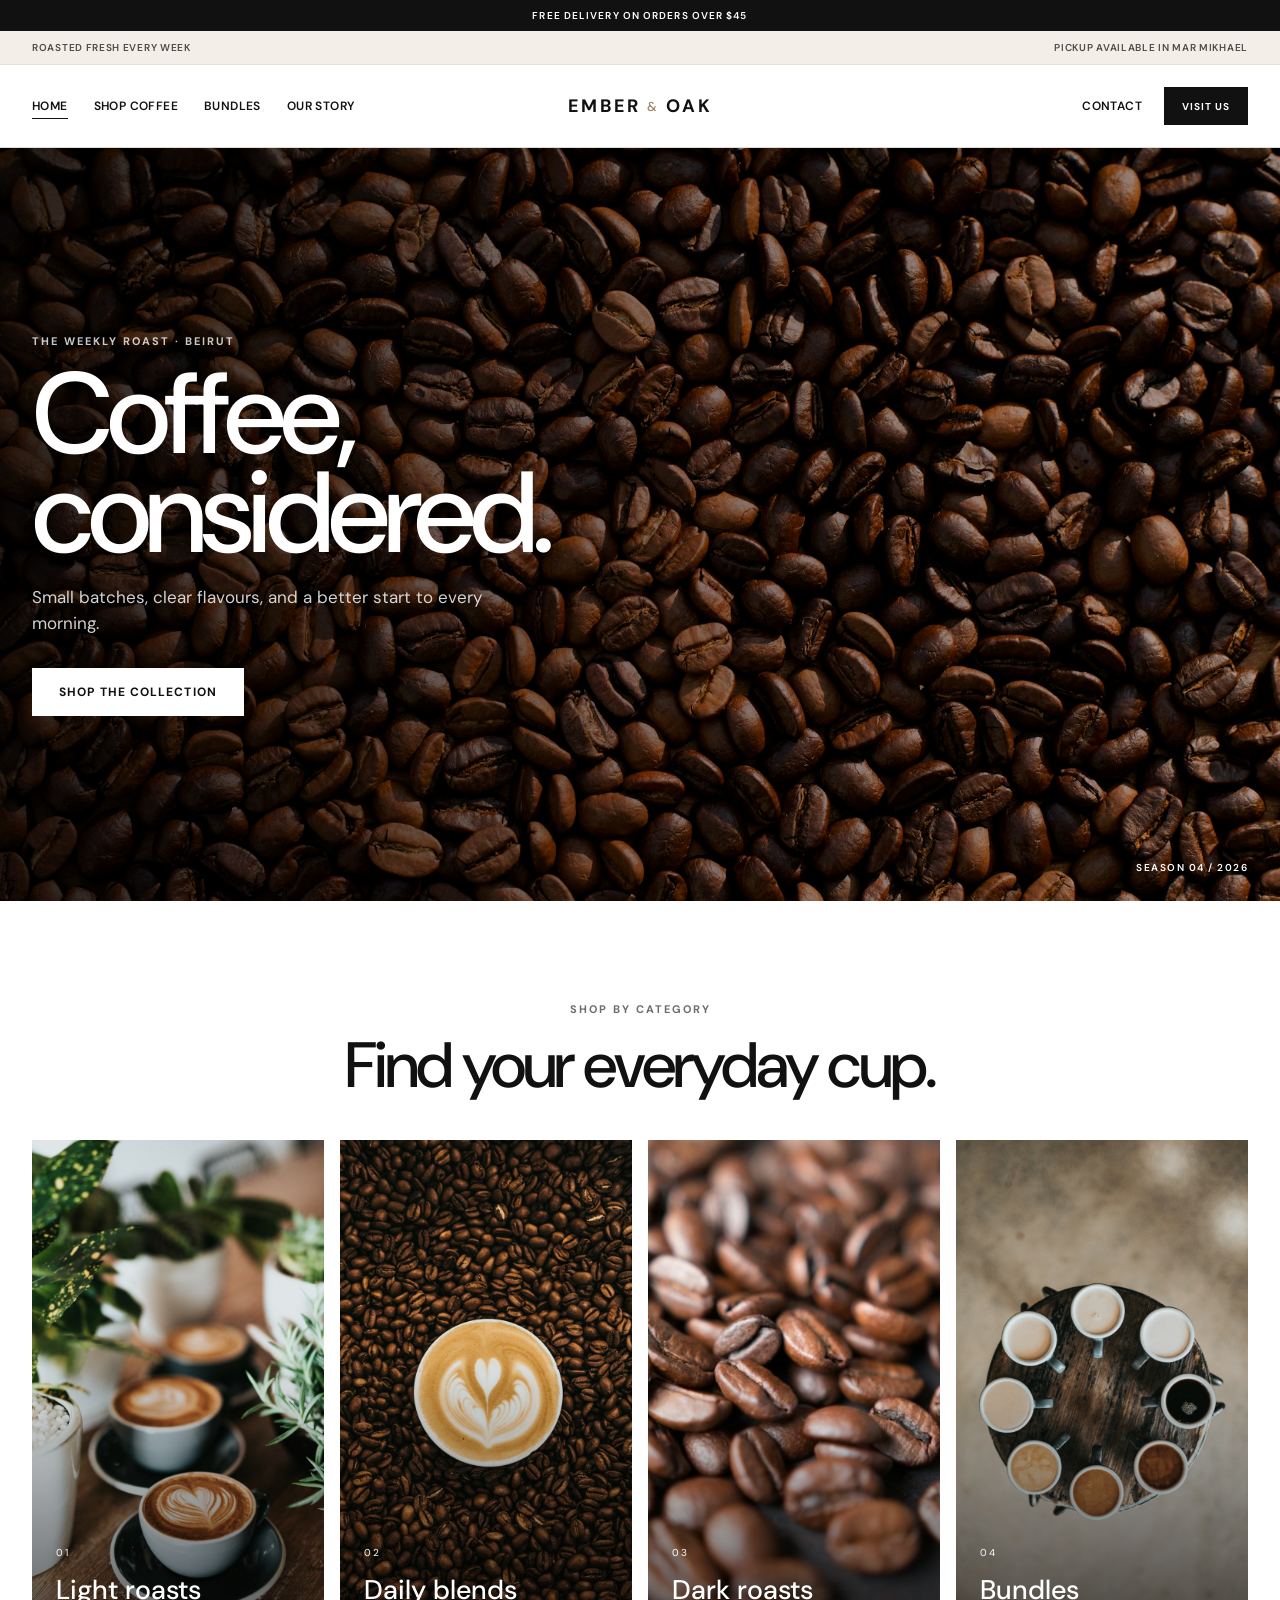
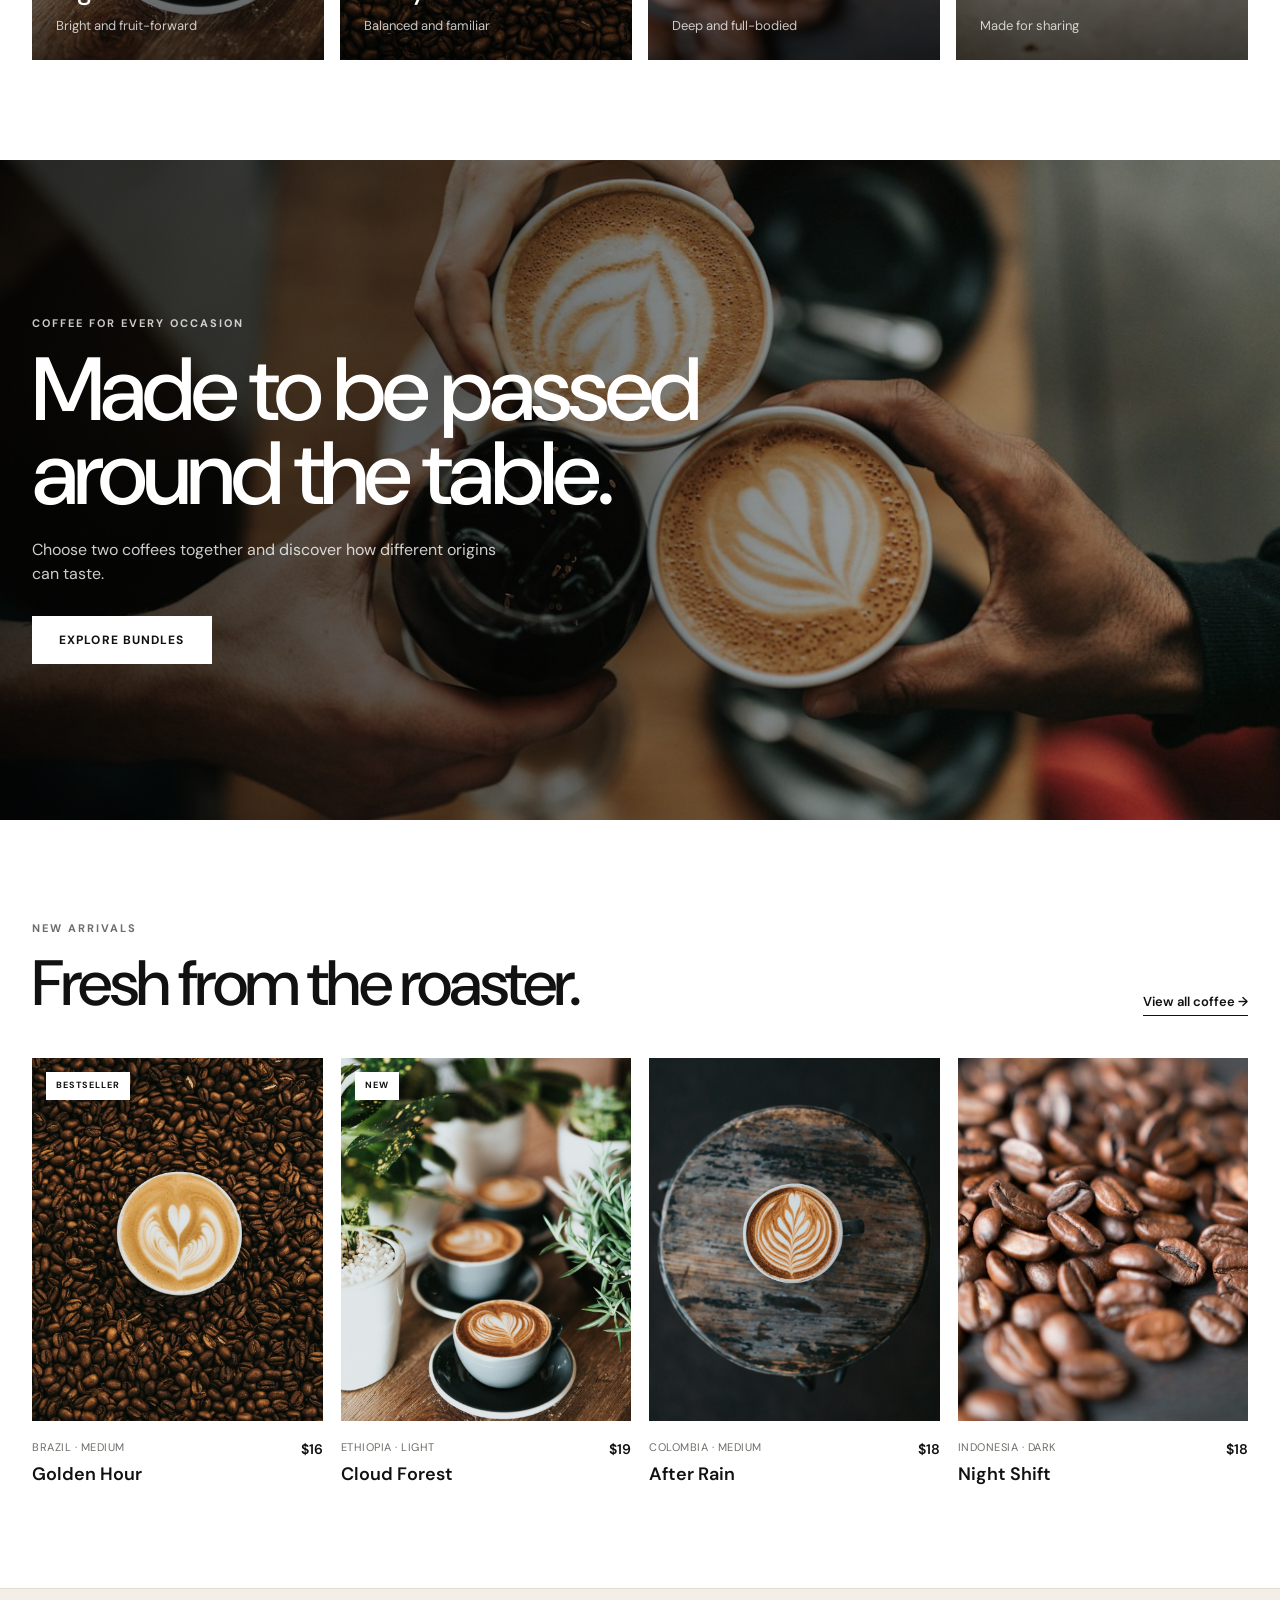
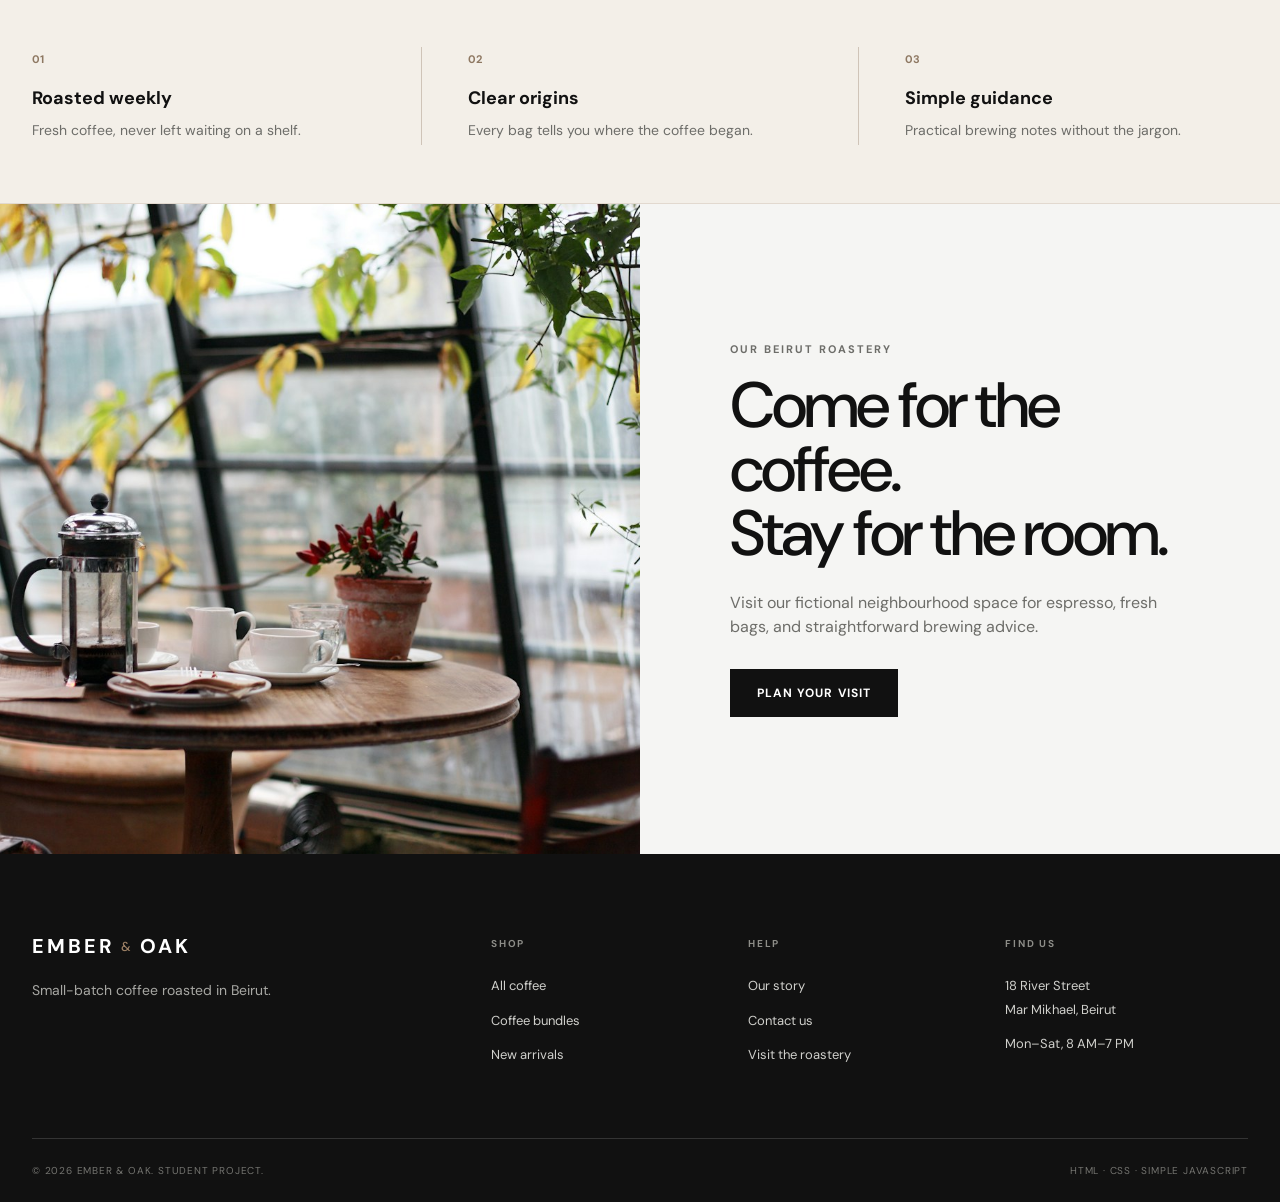
<file: index.htm>
<!DOCTYPE html>
<html lang="en">
<head>
  <!-- Basic information used by the browser and search engines. -->
  <meta charset="UTF-8">
  <meta name="viewport" content="width=device-width, initial-scale=1.0">
  <meta name="description" content="Ember & Oak is a fictional Beirut coffee roastery created as a front-end learning project.">
  <title>Ember &amp; Oak | Coffee Roasters</title>

  <!-- One clean sans-serif family keeps the store-like design consistent. -->
  <link rel="preconnect" href="https://fonts.googleapis.com">
  <link rel="preconnect" href="https://fonts.gstatic.com" crossorigin>
  <link href="https://fonts.googleapis.com/css2?family=DM+Sans:wght@400;500;600;700&display=swap" rel="stylesheet">
  <link rel="stylesheet" href="css/style.css">
</head>

<body>
  <!-- The reference store begins with two small information bars. -->
  <div class="announcement-bar">
    <p>Free delivery on orders over $45</p>
  </div>
  <div class="service-bar">
    <div class="container service-row">
      <p>Roasted fresh every week</p>
      <p>Pickup available in Mar Mikhael</p>
    </div>
  </div>

  <!-- This header is repeated on every page because this is plain HTML. -->
  <header class="site-header">
    <div class="container nav-shell">
      <!-- A checkbox lets CSS open the mobile menu without extra JavaScript. -->
      <input class="menu-toggle" type="checkbox" id="menu-toggle">
      <label class="menu-button" for="menu-toggle" aria-label="Open navigation menu">
        <span></span><span></span><span></span>
      </label>

      <!-- aria-current and active identify the page currently being viewed. -->
      <nav class="main-nav" aria-label="Main navigation">
        <ul class="nav-list">
          <li><a class="active" aria-current="page" href="index.htm">Home</a></li>
          <li><a href="pages/products.htm">Shop coffee</a></li>
          <li><a href="pages/products.htm#bundles">Bundles</a></li>
          <li><a href="pages/about.htm">Our story</a></li>
        </ul>
      </nav>

      <!-- Using strong and span elements lets CSS style each logo part. -->
      <a class="brand" href="index.htm" aria-label="Ember and Oak home">
        <strong>EMBER</strong><span>&amp;</span><strong>OAK</strong>
      </a>

      <div class="nav-actions">
        <a class="nav-contact" href="pages/contact.htm">Contact</a>
        <a class="header-cta" href="pages/contact.htm#visit">Visit us</a>
      </div>
    </div>
  </header>

  <main>
    <!-- HERO: one strong static image replaces the reference site's complex slider. -->
    <section class="home-hero">
      <img src="images/hero.jpg" alt="Dark roasted coffee beans">
      <div class="hero-shade"></div>
      <div class="container home-hero-content">
        <p class="eyebrow light">The weekly roast &middot; Beirut</p>
        <h1>Coffee,<br>considered.</h1>
        <p>Small batches, clear flavours, and a better start to every morning.</p>
        <a class="button button-light" href="pages/products.htm">Shop the collection</a>
      </div>
      <p class="hero-corner-note">Season 04 / 2026</p>
    </section>

    <!-- CATEGORY CARDS: a simplified version of the reference's Shop by Category area. -->
    <section class="section">
      <div class="container">
        <div class="section-title centered-title">
          <p class="eyebrow">Shop by category</p>
          <h2>Find your everyday cup.</h2>
        </div>

        <!-- Each category is a complete clickable card with image and overlay text. -->
        <div class="category-grid">
          <a class="category-card" href="pages/products.htm">
            <img src="images/coffee-2.jpg" alt="Coffee cups surrounded by green plants">
            <div class="category-shade"></div>
            <div class="category-copy"><span>01</span><h3>Light roasts</h3><p>Bright and fruit-forward</p></div>
          </a>

          <a class="category-card" href="pages/products.htm">
            <img src="images/coffee-1.jpg" alt="Latte beside roasted coffee beans">
            <div class="category-shade"></div>
            <div class="category-copy"><span>02</span><h3>Daily blends</h3><p>Balanced and familiar</p></div>
          </a>

          <a class="category-card" href="pages/products.htm">
            <img src="images/coffee-6.jpg" alt="Dark roasted coffee beans">
            <div class="category-shade"></div>
            <div class="category-copy"><span>03</span><h3>Dark roasts</h3><p>Deep and full-bodied</p></div>
          </a>

          <a class="category-card" href="pages/products.htm#bundles">
            <img src="images/coffee-3.jpg" alt="A group of coffee drinks on a table">
            <div class="category-shade"></div>
            <div class="category-copy"><span>04</span><h3>Bundles</h3><p>Made for sharing</p></div>
          </a>
        </div>
      </div>
    </section>

    <!-- A large promotional image mirrors the reference site's formal-wear banner. -->
    <section class="feature-banner">
      <img src="images/story.jpg" alt="Friends sharing several coffee drinks">
      <div class="feature-shade"></div>
      <div class="container feature-copy">
        <p class="eyebrow light">Coffee for every occasion</p>
        <h2>Made to be passed<br>around the table.</h2>
        <p>Choose two coffees together and discover how different origins can taste.</p>
        <a class="button button-light" href="pages/products.htm#bundles">Explore bundles</a>
      </div>
    </section>

    <!-- PRODUCT CARDS: four cards are enough for this student-sized homepage. -->
    <section class="section products-section">
      <div class="container">
        <div class="section-title title-with-link">
          <div><p class="eyebrow">New arrivals</p><h2>Fresh from the roaster.</h2></div>
          <a class="underlined-link" href="pages/products.htm">View all coffee &rarr;</a>
        </div>

        <!-- Reusing product-card keeps every product visually consistent. -->
        <div class="product-grid home-product-grid">
          <article class="product-card">
            <a class="product-image" href="pages/products.htm"><img src="images/coffee-1.jpg" alt="Golden Hour coffee"><span class="product-badge">Bestseller</span></a>
            <div class="product-details"><div><p>Brazil &middot; Medium</p><h3>Golden Hour</h3></div><strong>$16</strong></div>
          </article>

          <article class="product-card">
            <a class="product-image" href="pages/products.htm"><img src="images/coffee-2.jpg" alt="Cloud Forest coffee"><span class="product-badge">New</span></a>
            <div class="product-details"><div><p>Ethiopia &middot; Light</p><h3>Cloud Forest</h3></div><strong>$19</strong></div>
          </article>

          <article class="product-card">
            <a class="product-image" href="pages/products.htm"><img src="images/coffee-5.jpg" alt="After Rain coffee"></a>
            <div class="product-details"><div><p>Colombia &middot; Medium</p><h3>After Rain</h3></div><strong>$18</strong></div>
          </article>

          <article class="product-card">
            <a class="product-image" href="pages/products.htm"><img src="images/coffee-6.jpg" alt="Night Shift coffee"></a>
            <div class="product-details"><div><p>Indonesia &middot; Dark</p><h3>Night Shift</h3></div><strong>$18</strong></div>
          </article>
        </div>
      </div>
    </section>

    <!-- Short service promises replace complicated ecommerce functionality. -->
    <!-- Three repeated articles become columns through Flexbox. -->
    <section class="promise-strip">
      <div class="container promise-list">
        <article><span>01</span><h3>Roasted weekly</h3><p>Fresh coffee, never left waiting on a shelf.</p></article>
        <article><span>02</span><h3>Clear origins</h3><p>Every bag tells you where the coffee began.</p></article>
        <article><span>03</span><h3>Simple guidance</h3><p>Practical brewing notes without the jargon.</p></article>
      </div>
    </section>

    <!-- Final split section gives visitors a clear next step. -->
    <!-- visit-split contains two equal Flexbox children: image and text. -->
    <section class="visit-split">
      <div class="visit-image"><img src="images/cafe.jpg" alt="A bright cafe table beside large windows"></div>
      <div class="visit-copy">
        <p class="eyebrow">Our Beirut roastery</p>
        <h2>Come for the coffee.<br>Stay for the room.</h2>
        <p>Visit our fictional neighbourhood space for espresso, fresh bags, and straightforward brewing advice.</p>
        <a class="button button-dark" href="pages/contact.htm#visit">Plan your visit</a>
      </div>
    </section>
  </main>

  <!-- The reference uses a structured footer with shop and help columns. -->
  <footer class="site-footer">
    <div class="container footer-grid">
      <div class="footer-brand">
        <a class="brand footer-logo" href="index.htm"><strong>EMBER</strong><span>&amp;</span><strong>OAK</strong></a>
        <p>Small-batch coffee roasted in Beirut.</p>
      </div>
      <div class="footer-column"><h2>Shop</h2><a href="pages/products.htm">All coffee</a><a href="pages/products.htm#bundles">Coffee bundles</a><a href="pages/products.htm">New arrivals</a></div>
      <div class="footer-column"><h2>Help</h2><a href="pages/about.htm">Our story</a><a href="pages/contact.htm">Contact us</a><a href="pages/contact.htm#visit">Visit the roastery</a></div>
      <div class="footer-column"><h2>Find us</h2><p>18 River Street<br>Mar Mikhael, Beirut</p><p>Mon&ndash;Sat, 8 AM&ndash;7 PM</p></div>
    </div>
    <div class="container footer-bottom"><p>&copy; 2026 Ember &amp; Oak. Student project.</p><p>HTML &middot; CSS &middot; Simple JavaScript</p></div>
  </footer>
</body>
</html>
</file>
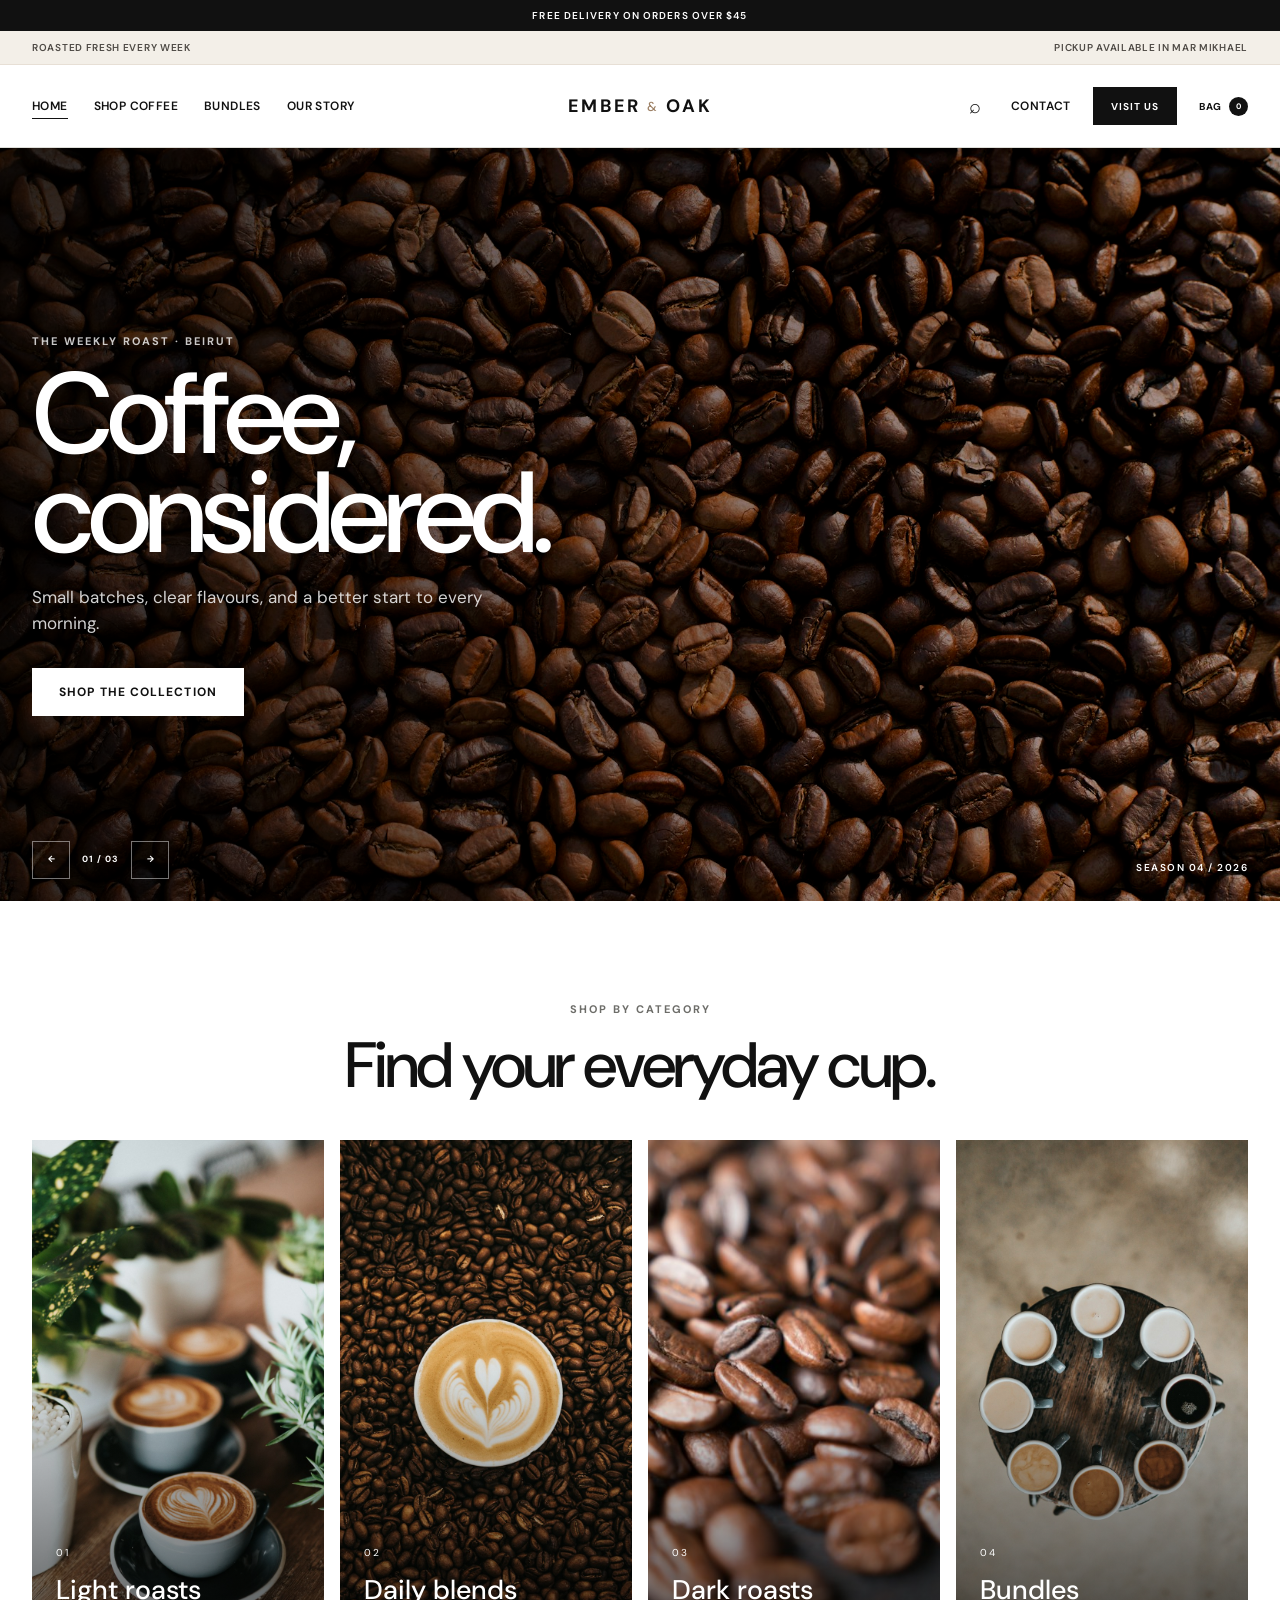
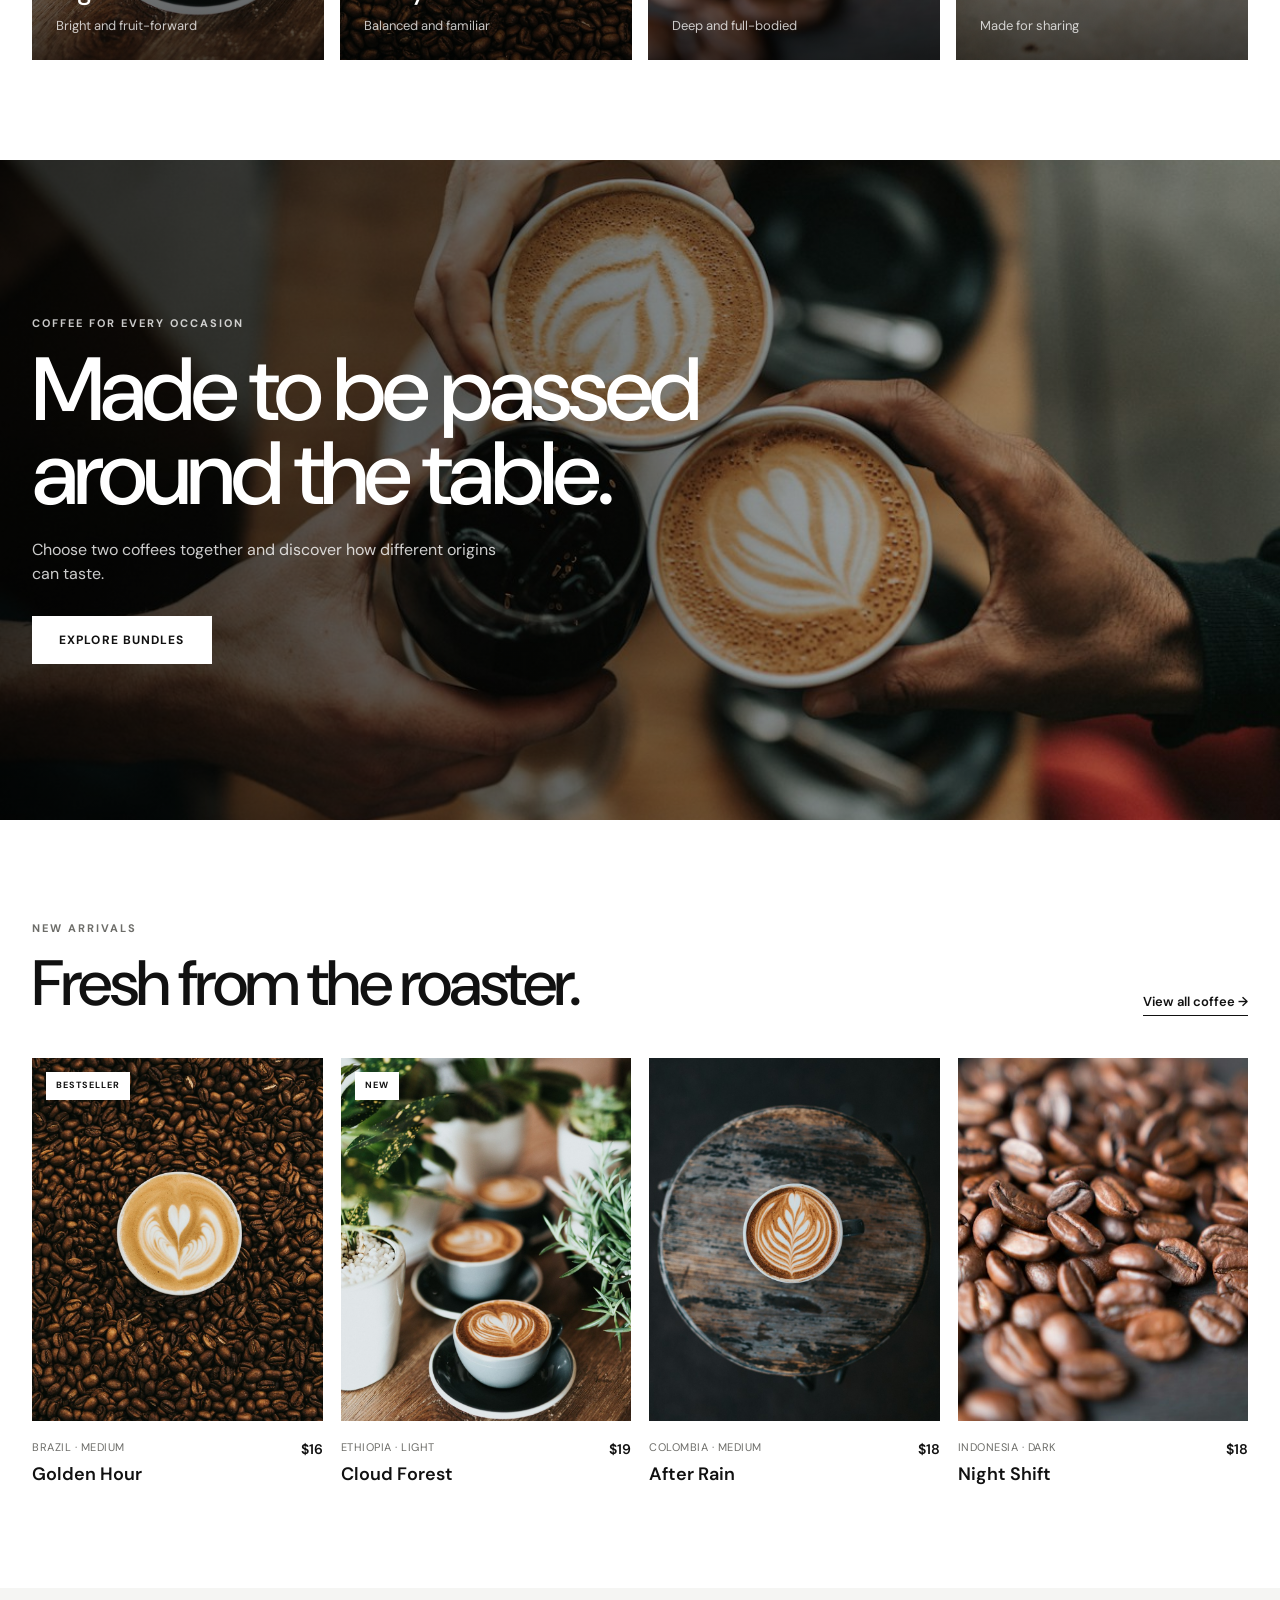
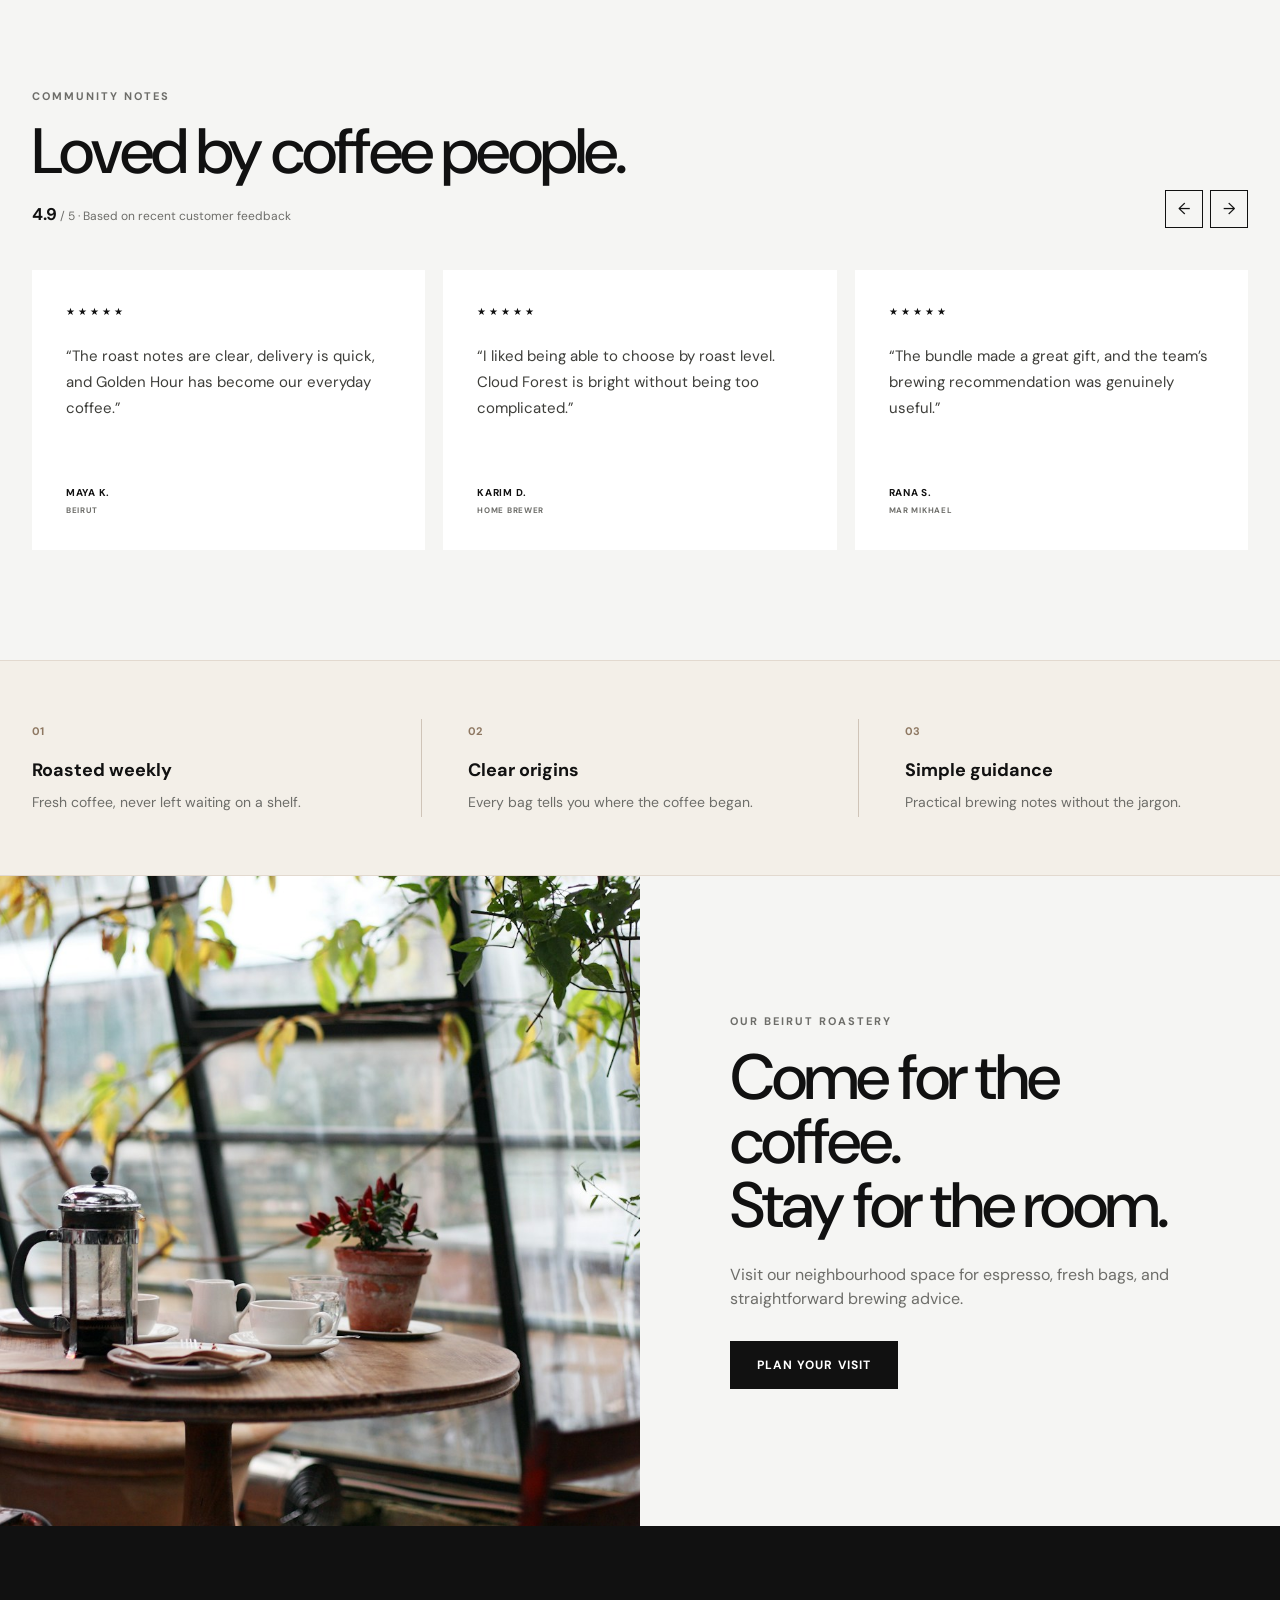
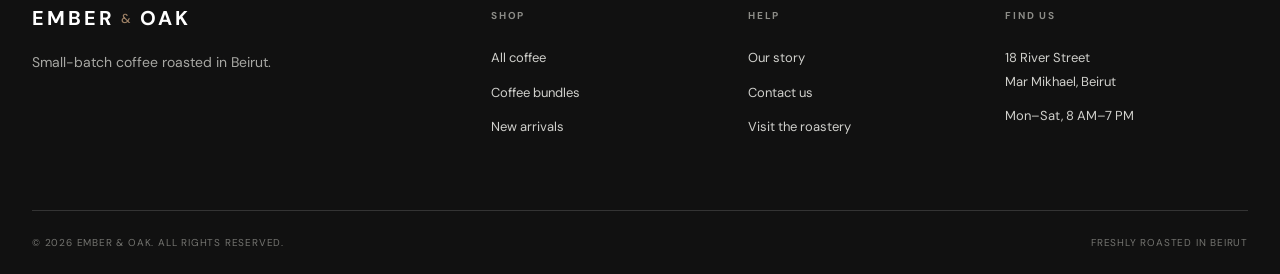
<file: index.html>
<!DOCTYPE html>
<html lang="en">
<head>
  <!-- Basic information used by the browser and search engines. -->
  <meta charset="UTF-8">
  <meta name="viewport" content="width=device-width, initial-scale=1.0">
  <meta name="description" content="Ember & Oak is a Beirut coffee roastery offering fresh small-batch coffee, curated bundles, and practical brewing guidance.">
  <title>Ember &amp; Oak | Coffee Roasters</title>

  <!-- One clean sans-serif family keeps the store-like design consistent. -->
  <link rel="preconnect" href="https://fonts.googleapis.com">
  <link rel="preconnect" href="https://fonts.gstatic.com" crossorigin>
  <link href="https://fonts.googleapis.com/css2?family=DM+Sans:wght@400;500;600;700&display=swap" rel="stylesheet">
  <link rel="stylesheet" href="css/style.css">
</head>

<body>
  <!-- The reference store begins with two small information bars. -->
  <div class="announcement-bar">
    <p>Free delivery on orders over $45</p>
  </div>
  <div class="service-bar">
    <div class="container service-row">
      <p>Roasted fresh every week</p>
      <p>Pickup available in Mar Mikhael</p>
    </div>
  </div>

  <!-- This header is repeated on every page because this is plain HTML. -->
  <header class="site-header">
    <div class="container nav-shell">
      <!-- A checkbox lets CSS open the mobile menu without extra JavaScript. -->
      <input class="menu-toggle" type="checkbox" id="menu-toggle">
      <label class="menu-button" for="menu-toggle" aria-label="Open navigation menu">
        <span></span><span></span><span></span>
      </label>

      <!-- aria-current and active identify the page currently being viewed. -->
      <nav class="main-nav" aria-label="Main navigation">
        <ul class="nav-list">
          <li><a class="active" aria-current="page" href="index.html">Home</a></li>
          <li><a href="pages/products.html">Shop coffee</a></li>
          <li><a href="pages/products.html#bundles">Bundles</a></li>
          <li><a href="pages/about.html">Our story</a></li>
        </ul>
      </nav>

      <!-- Using strong and span elements lets CSS style each logo part. -->
      <a class="brand" href="index.html" aria-label="Ember and Oak home">
        <strong>EMBER</strong><span>&amp;</span><strong>OAK</strong>
      </a>

      <div class="nav-actions">
        <a class="nav-contact" href="pages/contact.html">Contact</a>
        <a class="header-cta" href="pages/contact.html#visit">Visit us</a>
      </div>
    </div>
  </header>

  <main>
    <!-- HERO SLIDER: JavaScript rotates between three original coffee images. -->
    <section class="home-hero">
      <img class="hero-slide active" src="images/hero.jpg" alt="Dark roasted coffee beans">
      <img class="hero-slide" src="images/coffee-6.jpg" alt="Fresh dark-roast coffee beans">
      <img class="hero-slide" src="images/cafe.jpg" alt="A bright coffee shop interior">
      <div class="hero-shade"></div>
      <div class="container home-hero-content">
        <p class="eyebrow light">The weekly roast &middot; Beirut</p>
        <h1>Coffee,<br>considered.</h1>
        <p>Small batches, clear flavours, and a better start to every morning.</p>
        <a class="button button-light" href="pages/products.html">Shop the collection</a>
      </div>
      <p class="hero-corner-note">Season 04 / 2026</p>
      <div class="hero-controls" aria-label="Hero slideshow controls">
        <button type="button" data-slide-prev aria-label="Previous slide">&#8592;</button>
        <span data-slide-count>01 / 03</span>
        <button type="button" data-slide-next aria-label="Next slide">&#8594;</button>
      </div>
    </section>

    <!-- CATEGORY CARDS: a simplified version of the reference's Shop by Category area. -->
    <section class="section">
      <div class="container">
        <div class="section-title centered-title">
          <p class="eyebrow">Shop by category</p>
          <h2>Find your everyday cup.</h2>
        </div>

        <!-- Each category is a complete clickable card with image and overlay text. -->
        <div class="category-grid">
          <a class="category-card" href="pages/products.html">
            <img src="images/coffee-2.jpg" alt="Coffee cups surrounded by green plants">
            <div class="category-shade"></div>
            <div class="category-copy"><span>01</span><h3>Light roasts</h3><p>Bright and fruit-forward</p></div>
          </a>

          <a class="category-card" href="pages/products.html">
            <img src="images/coffee-1.jpg" alt="Latte beside roasted coffee beans">
            <div class="category-shade"></div>
            <div class="category-copy"><span>02</span><h3>Daily blends</h3><p>Balanced and familiar</p></div>
          </a>

          <a class="category-card" href="pages/products.html">
            <img src="images/coffee-6.jpg" alt="Dark roasted coffee beans">
            <div class="category-shade"></div>
            <div class="category-copy"><span>03</span><h3>Dark roasts</h3><p>Deep and full-bodied</p></div>
          </a>

          <a class="category-card" href="pages/products.html#bundles">
            <img src="images/coffee-3.jpg" alt="A group of coffee drinks on a table">
            <div class="category-shade"></div>
            <div class="category-copy"><span>04</span><h3>Bundles</h3><p>Made for sharing</p></div>
          </a>
        </div>
      </div>
    </section>

    <!-- A large promotional image mirrors the reference site's formal-wear banner. -->
    <section class="feature-banner">
      <img src="images/story.jpg" alt="Friends sharing several coffee drinks">
      <div class="feature-shade"></div>
      <div class="container feature-copy">
        <p class="eyebrow light">Coffee for every occasion</p>
        <h2>Made to be passed<br>around the table.</h2>
        <p>Choose two coffees together and discover how different origins can taste.</p>
        <a class="button button-light" href="pages/products.html#bundles">Explore bundles</a>
      </div>
    </section>

    <!-- PRODUCT CARDS: a focused selection keeps the homepage concise. -->
    <section class="section products-section">
      <div class="container">
        <div class="section-title title-with-link">
          <div><p class="eyebrow">New arrivals</p><h2>Fresh from the roaster.</h2></div>
          <a class="underlined-link" href="pages/products.html">View all coffee &rarr;</a>
        </div>

        <!-- Reusing product-card keeps every product visually consistent. -->
        <div class="product-grid home-product-grid">
          <article class="product-card">
            <div class="product-image"><img src="images/coffee-1.jpg" alt="Golden Hour coffee"><span class="product-badge">Bestseller</span></div>
            <div class="product-details"><div><p>Brazil &middot; Medium</p><h3>Golden Hour</h3></div><strong>$16</strong></div>
          </article>

          <article class="product-card">
            <div class="product-image"><img src="images/coffee-2.jpg" alt="Cloud Forest coffee"><span class="product-badge">New</span></div>
            <div class="product-details"><div><p>Ethiopia &middot; Light</p><h3>Cloud Forest</h3></div><strong>$19</strong></div>
          </article>

          <article class="product-card">
            <div class="product-image"><img src="images/coffee-5.jpg" alt="After Rain coffee"></div>
            <div class="product-details"><div><p>Colombia &middot; Medium</p><h3>After Rain</h3></div><strong>$18</strong></div>
          </article>

          <article class="product-card">
            <div class="product-image"><img src="images/coffee-6.jpg" alt="Night Shift coffee"></div>
            <div class="product-details"><div><p>Indonesia &middot; Dark</p><h3>Night Shift</h3></div><strong>$18</strong></div>
          </article>
        </div>
      </div>
    </section>

    <!--
      Display-only sample reviews for the front-end layout.
      BACKEND REQUIRED: replace the rating, review text, and reviewer details
      with verified customer reviews from the production database or review API.
    -->
    <section class="customer-reviews">
      <div class="container">
        <div class="review-heading">
          <div>
            <p class="eyebrow">Community notes</p>
            <h2>Loved by coffee people.</h2>
            <p class="review-rating"><strong>4.9</strong> / 5 &middot; Based on recent customer feedback</p>
          </div>
          <div class="review-controls">
            <button type="button" data-review-prev aria-label="Previous review">&#8592;</button>
            <button type="button" data-review-next aria-label="Next review">&#8594;</button>
          </div>
        </div>
        <div class="review-track" data-review-track>
          <blockquote><div class="review-stars">&#9733;&#9733;&#9733;&#9733;&#9733;</div><p>“The roast notes are clear, delivery is quick, and Golden Hour has become our everyday coffee.”</p><footer>Maya K. <span>Beirut</span></footer></blockquote>
          <blockquote><div class="review-stars">&#9733;&#9733;&#9733;&#9733;&#9733;</div><p>“I liked being able to choose by roast level. Cloud Forest is bright without being too complicated.”</p><footer>Karim D. <span>Home brewer</span></footer></blockquote>
          <blockquote><div class="review-stars">&#9733;&#9733;&#9733;&#9733;&#9733;</div><p>“The bundle made a great gift, and the team’s brewing recommendation was genuinely useful.”</p><footer>Rana S. <span>Mar Mikhael</span></footer></blockquote>
          <blockquote><div class="review-stars">&#9733;&#9733;&#9733;&#9733;&#9733;</div><p>“Simple ordering, thoughtful packaging, and a dark roast that actually tastes balanced.”</p><footer>Jad A. <span>Night Shift drinker</span></footer></blockquote>
        </div>
      </div>
    </section>

    <!-- Short service promises replace complicated ecommerce functionality. -->
    <!-- Three repeated articles become columns through Flexbox. -->
    <section class="promise-strip">
      <div class="container promise-list">
        <article><span>01</span><h3>Roasted weekly</h3><p>Fresh coffee, never left waiting on a shelf.</p></article>
        <article><span>02</span><h3>Clear origins</h3><p>Every bag tells you where the coffee began.</p></article>
        <article><span>03</span><h3>Simple guidance</h3><p>Practical brewing notes without the jargon.</p></article>
      </div>
    </section>

    <!-- Final split section gives visitors a clear next step. -->
    <!-- visit-split contains two equal Flexbox children: image and text. -->
    <section class="visit-split">
      <div class="visit-image"><img src="images/cafe.jpg" alt="A bright cafe table beside large windows"></div>
      <div class="visit-copy">
        <p class="eyebrow">Our Beirut roastery</p>
        <h2>Come for the coffee.<br>Stay for the room.</h2>
        <p>Visit our neighbourhood space for espresso, fresh bags, and straightforward brewing advice.</p>
        <a class="button button-dark" href="pages/contact.html#visit">Plan your visit</a>
      </div>
    </section>
  </main>

  <!-- The reference uses a structured footer with shop and help columns. -->
  <footer class="site-footer">
    <div class="container footer-grid">
      <div class="footer-brand">
        <a class="brand footer-logo" href="index.html"><strong>EMBER</strong><span>&amp;</span><strong>OAK</strong></a>
        <p>Small-batch coffee roasted in Beirut.</p>
      </div>
      <div class="footer-column"><h2>Shop</h2><a href="pages/products.html">All coffee</a><a href="pages/products.html#bundles">Coffee bundles</a><a href="pages/products.html">New arrivals</a></div>
      <div class="footer-column"><h2>Help</h2><a href="pages/about.html">Our story</a><a href="pages/contact.html">Contact us</a><a href="pages/contact.html#visit">Visit the roastery</a></div>
      <div class="footer-column"><h2>Find us</h2><p>18 River Street<br>Mar Mikhael, Beirut</p><p>Mon&ndash;Sat, 8 AM&ndash;7 PM</p></div>
    </div>
    <div class="container footer-bottom"><p>&copy; 2026 Ember &amp; Oak. All rights reserved.</p><p>Freshly roasted in Beirut</p></div>
  </footer>
  <script src="js/script.js"></script>
</body>
</html>
</file>
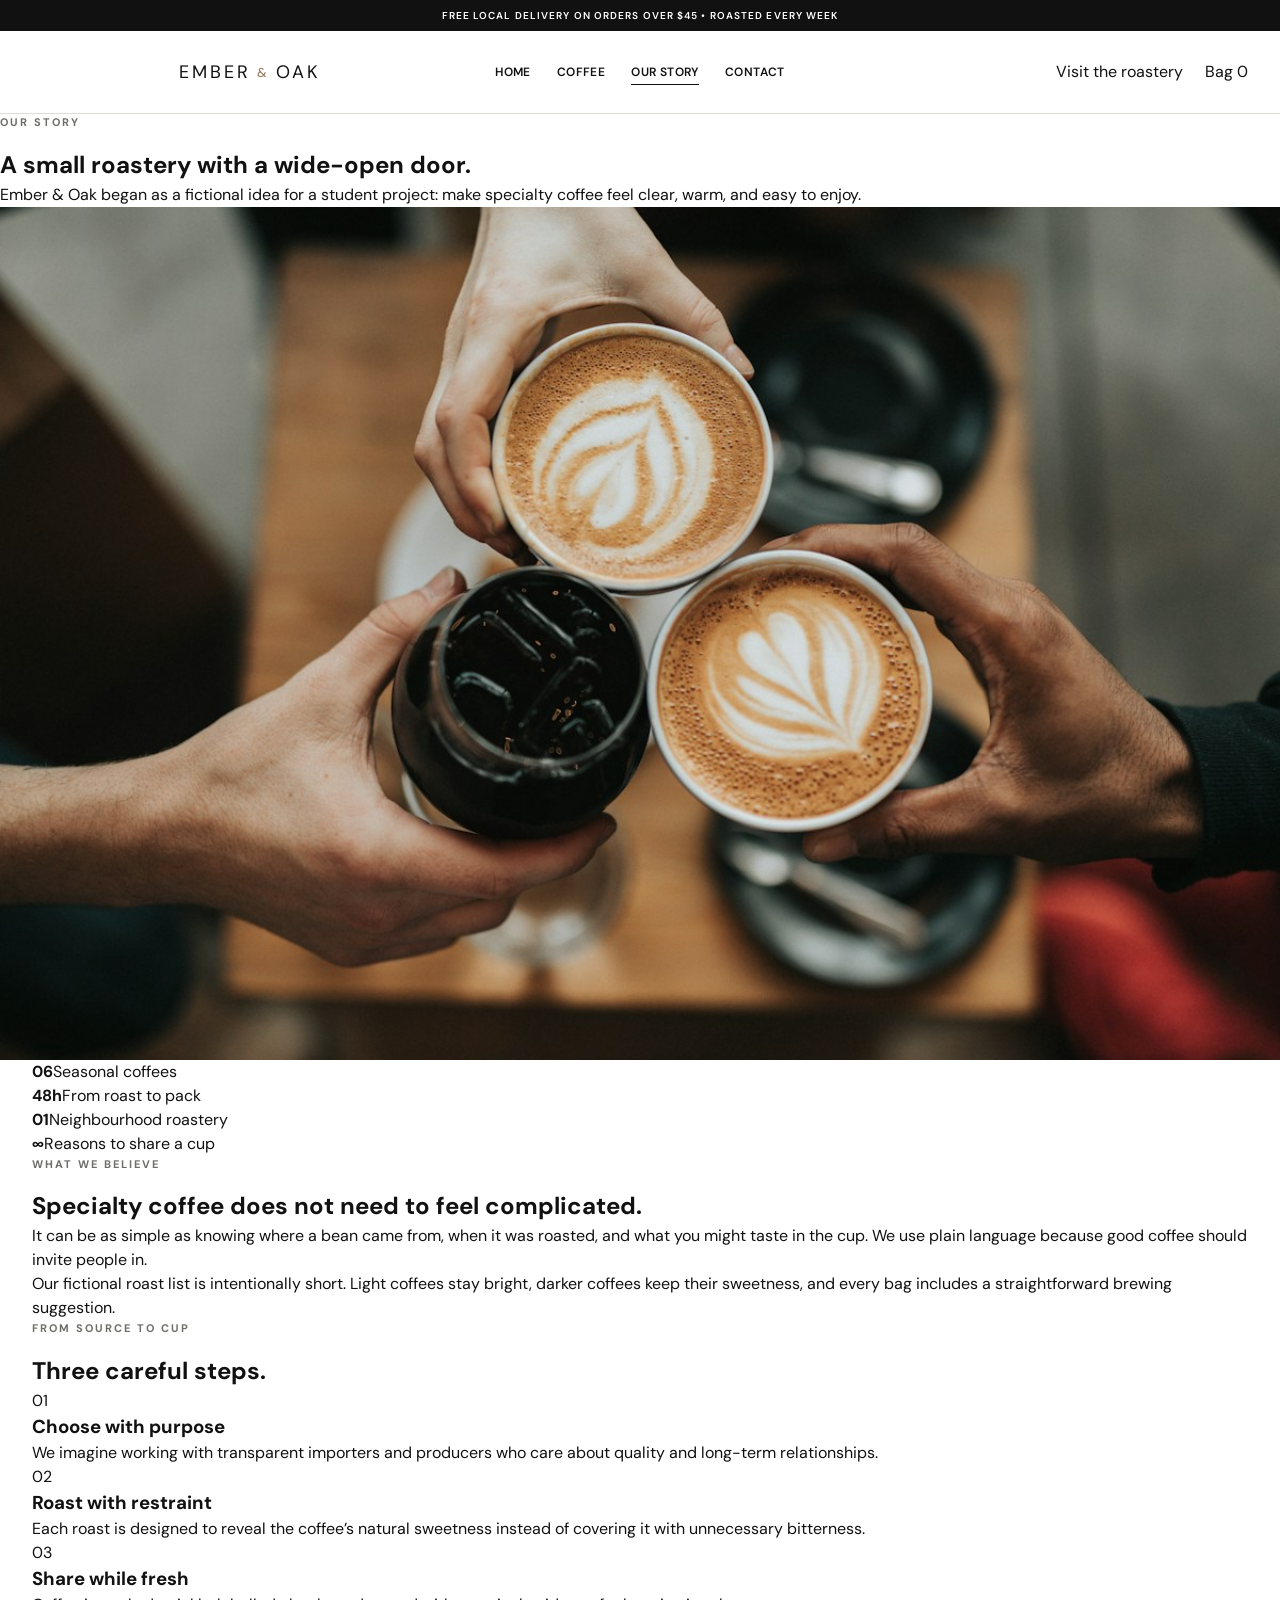
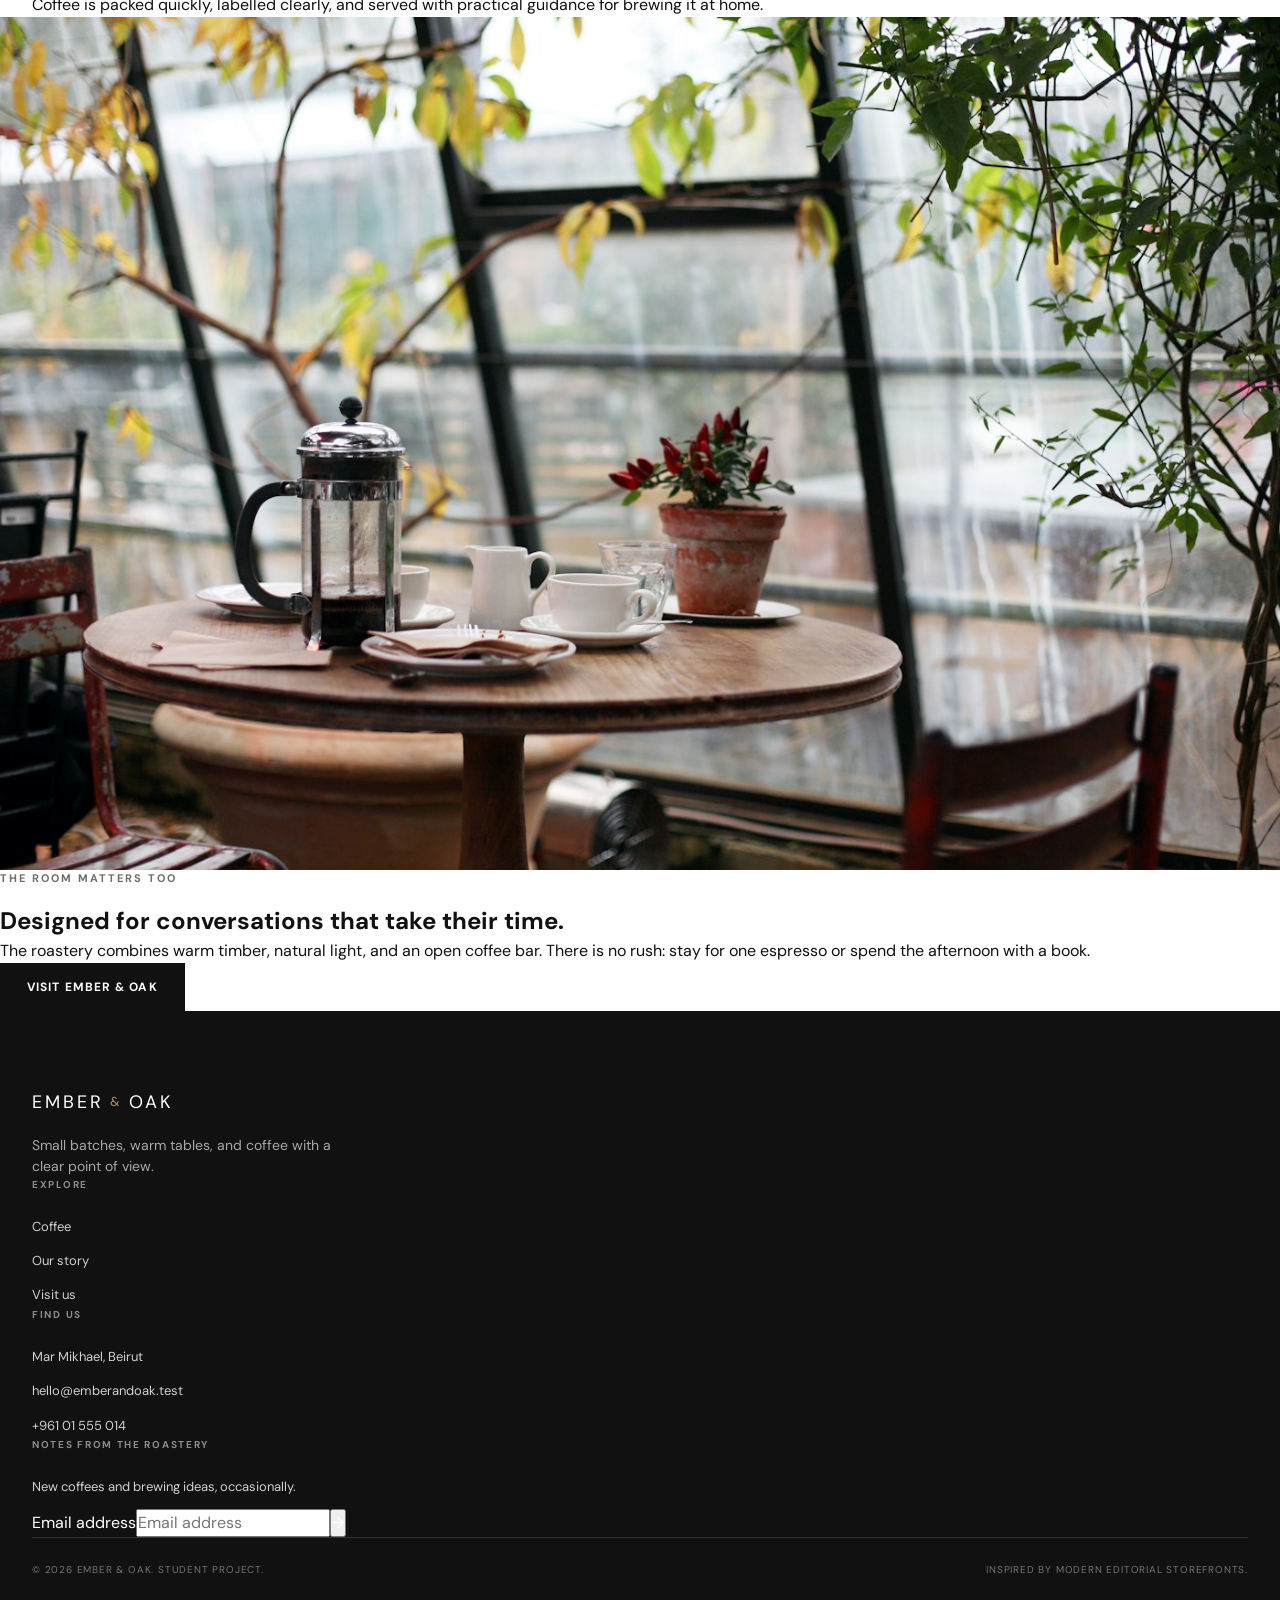
<file: about.htm>
<!DOCTYPE html>
<html lang="en">
<head>
  <meta charset="UTF-8">
  <meta name="viewport" content="width=device-width, initial-scale=1.0">
  <meta name="description" content="Read the fictional story behind Ember & Oak small-batch coffee.">
  <title>Our Story | Ember &amp; Oak</title>
  <link rel="preconnect" href="https://fonts.googleapis.com">
  <link rel="preconnect" href="https://fonts.gstatic.com" crossorigin>
  <link href="https://fonts.googleapis.com/css2?family=DM+Sans:wght@400;500;600&family=Playfair+Display:wght@500;600&display=swap" rel="stylesheet">
  <!-- Our custom styles are kept inside the css folder. -->
  <link rel="stylesheet" href="css/style.css">
</head>

<body>
  <div class="announcement-bar"><p>Free local delivery on orders over $45 <span aria-hidden="true">•</span> Roasted every week</p></div>

  <header class="site-header">
    <div class="container nav-shell">
      <!-- CSS reads the state of this checkbox to show or hide the mobile menu. -->
      <input class="menu-toggle" type="checkbox" id="menu-toggle">
      <label class="menu-button" for="menu-toggle" aria-label="Open navigation menu"><span></span><span></span><span></span></label>
      <a class="brand" href="index.htm">EMBER <span>&amp;</span> OAK</a>
      <nav class="main-nav" aria-label="Main navigation">
        <ul class="nav-list">
          <li><a href="index.htm">Home</a></li>
          <li><a href="products.htm">Coffee</a></li>
          <li><a class="active" href="about.htm">Our Story</a></li>
          <li><a href="contact.htm">Contact</a></li>
        </ul>
      </nav>
      <div class="nav-actions"><a class="visit-link" href="contact.htm">Visit the roastery</a><a class="cart-link" href="products.htm">Bag <span>0</span></a></div>
    </div>
  </header>

  <main>
    <!-- INNER HERO: text and image become two equal Flexbox columns. -->
    <section class="inner-hero">
      <div class="inner-hero-copy">
        <p class="eyebrow">Our story</p>
        <h1>A small roastery with a wide-open door.</h1>
        <p>Ember &amp; Oak began as a fictional idea for a student project: make specialty coffee feel clear, warm, and easy to enjoy.</p>
      </div>
      <div class="inner-hero-image">
        <img src="images/story.jpg" alt="Friends bringing different coffee drinks together">
      </div>
    </section>

    <!-- Small facts use Flexbox instead of a table because they are visual statistics. -->
    <section class="stats-section">
      <div class="container stats-list">
        <div class="stat"><strong>06</strong><span>Seasonal coffees</span></div>
        <div class="stat"><strong>48h</strong><span>From roast to pack</span></div>
        <div class="stat"><strong>01</strong><span>Neighbourhood roastery</span></div>
        <div class="stat"><strong>∞</strong><span>Reasons to share a cup</span></div>
      </div>
    </section>

    <!-- EDITORIAL STORY: a narrow text column improves readability. -->
    <section class="section-space">
      <div class="container editorial-story">
        <p class="eyebrow">What we believe</p>
        <h2>Specialty coffee does not need to feel complicated.</h2>
        <div class="story-columns">
          <p>It can be as simple as knowing where a bean came from, when it was roasted, and what you might taste in the cup. We use plain language because good coffee should invite people in.</p>
          <p>Our fictional roast list is intentionally short. Light coffees stay bright, darker coffees keep their sweetness, and every bag includes a straightforward brewing suggestion.</p>
        </div>
      </div>
    </section>

    <!-- PROCESS: each article is one step and Flexbox arranges all three in a row. -->
    <section class="process-section section-space">
      <div class="container">
        <div class="section-heading">
          <div><p class="eyebrow">From source to cup</p><h2>Three careful steps.</h2></div>
        </div>

        <div class="process-list">
          <article class="process-card">
            <span>01</span>
            <h3>Choose with purpose</h3>
            <p>We imagine working with transparent importers and producers who care about quality and long-term relationships.</p>
          </article>
          <article class="process-card">
            <span>02</span>
            <h3>Roast with restraint</h3>
            <p>Each roast is designed to reveal the coffee’s natural sweetness instead of covering it with unnecessary bitterness.</p>
          </article>
          <article class="process-card">
            <span>03</span>
            <h3>Share while fresh</h3>
            <p>Coffee is packed quickly, labelled clearly, and served with practical guidance for brewing it at home.</p>
          </article>
        </div>
      </div>
    </section>

    <!-- A final split section connects the story back to the physical café. -->
    <section class="story-section reverse-story">
      <div class="story-image-wrap"><img src="images/cafe.jpg" alt="A café table near a bright window"></div>
      <div class="story-copy">
        <p class="eyebrow">The room matters too</p>
        <h2>Designed for conversations that take their time.</h2>
        <p>The roastery combines warm timber, natural light, and an open coffee bar. There is no rush: stay for one espresso or spend the afternoon with a book.</p>
        <a class="button button-dark" href="contact.htm">Visit Ember &amp; Oak</a>
      </div>
    </section>
  </main>

  <footer class="site-footer">
    <div class="container footer-top">
      <div class="footer-brand"><a class="brand" href="index.htm">EMBER <span>&amp;</span> OAK</a><p>Small batches, warm tables, and coffee with a clear point of view.</p></div>
      <div class="footer-column"><h2>Explore</h2><a href="products.htm">Coffee</a><a href="about.htm">Our story</a><a href="contact.htm">Visit us</a></div>
      <div class="footer-column"><h2>Find us</h2><p>Mar Mikhael, Beirut</p><p>hello@emberandoak.test</p><p>+961 01 555 014</p></div>
      <div class="footer-column newsletter"><h2>Notes from the roastery</h2><p>New coffees and brewing ideas, occasionally.</p><form class="newsletter-form" action="#"><label class="visually-hidden" for="about-email">Email address</label><input id="about-email" type="email" placeholder="Email address"><button type="submit" aria-label="Join newsletter">→</button></form></div>
    </div>
    <div class="container footer-bottom"><p>© 2026 Ember &amp; Oak. Student project.</p><p>Inspired by modern editorial storefronts.</p></div>
  </footer>
</body>
</html>
</file>
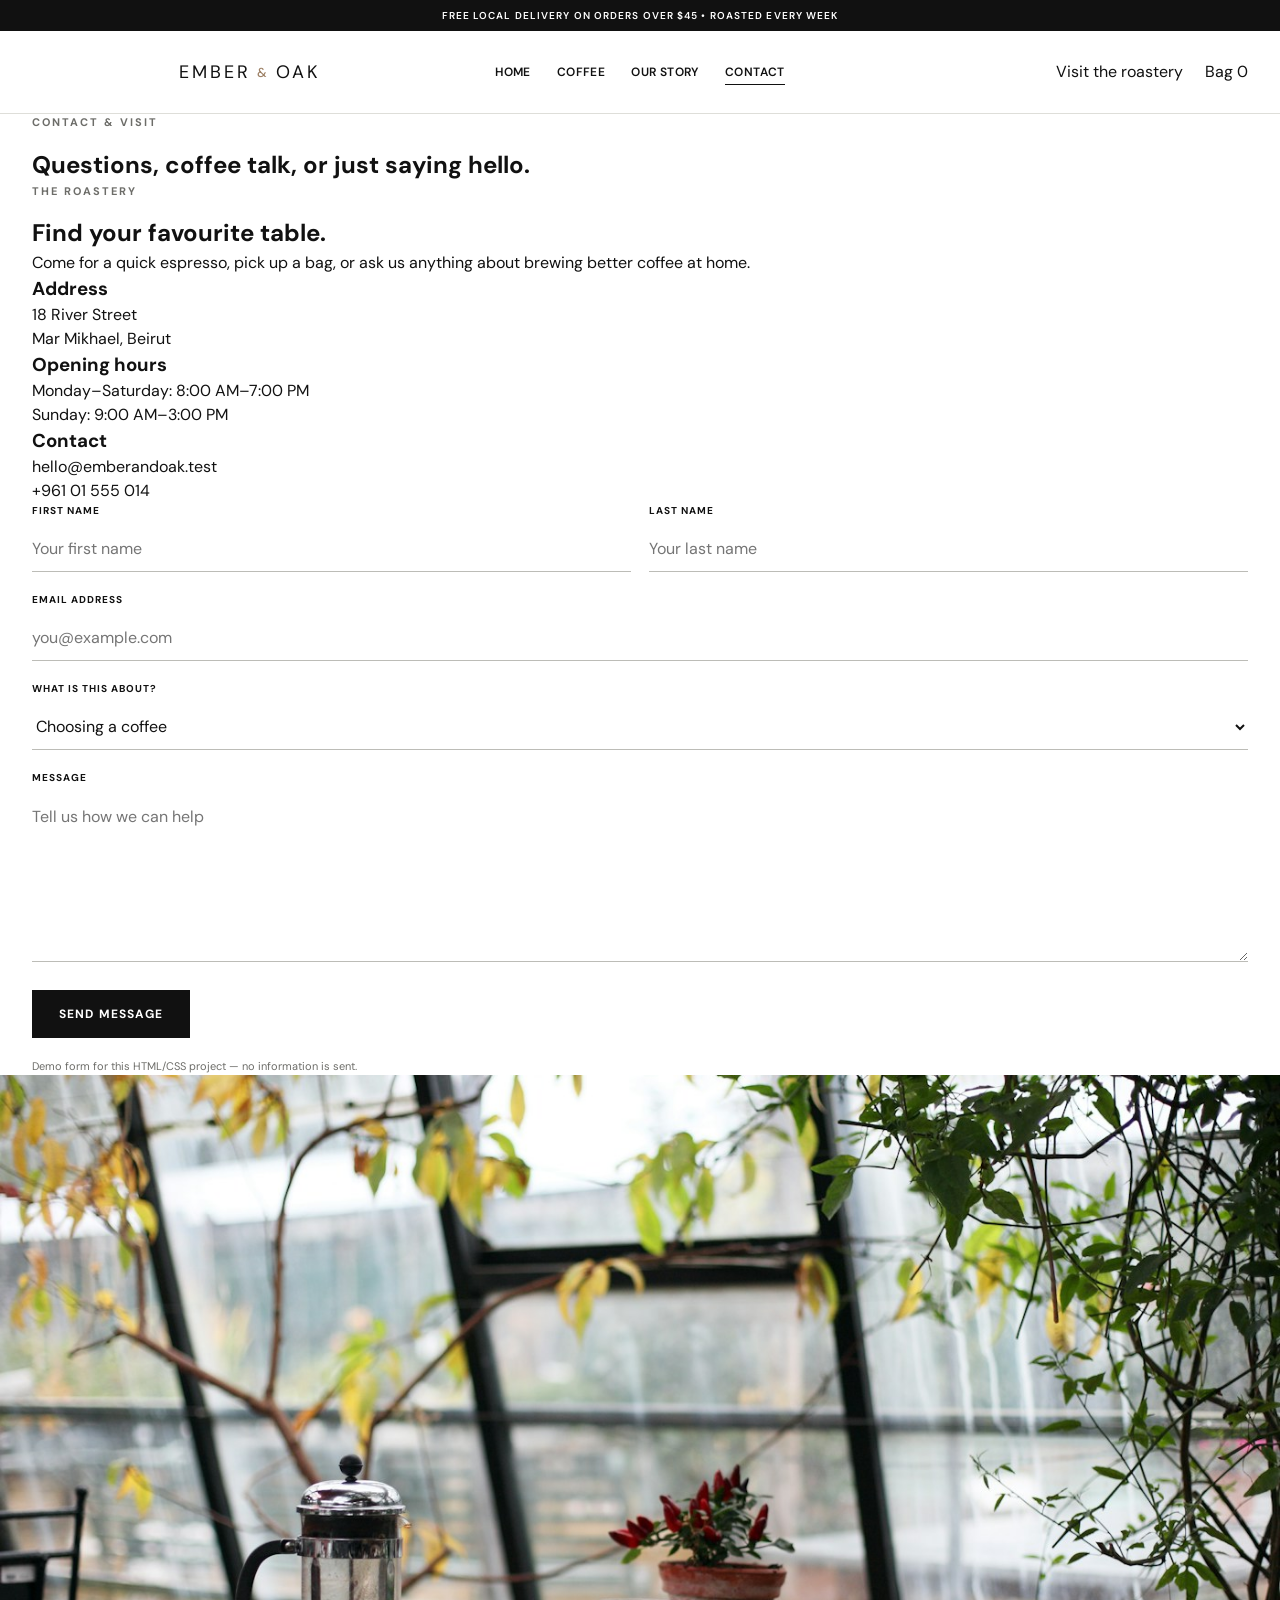
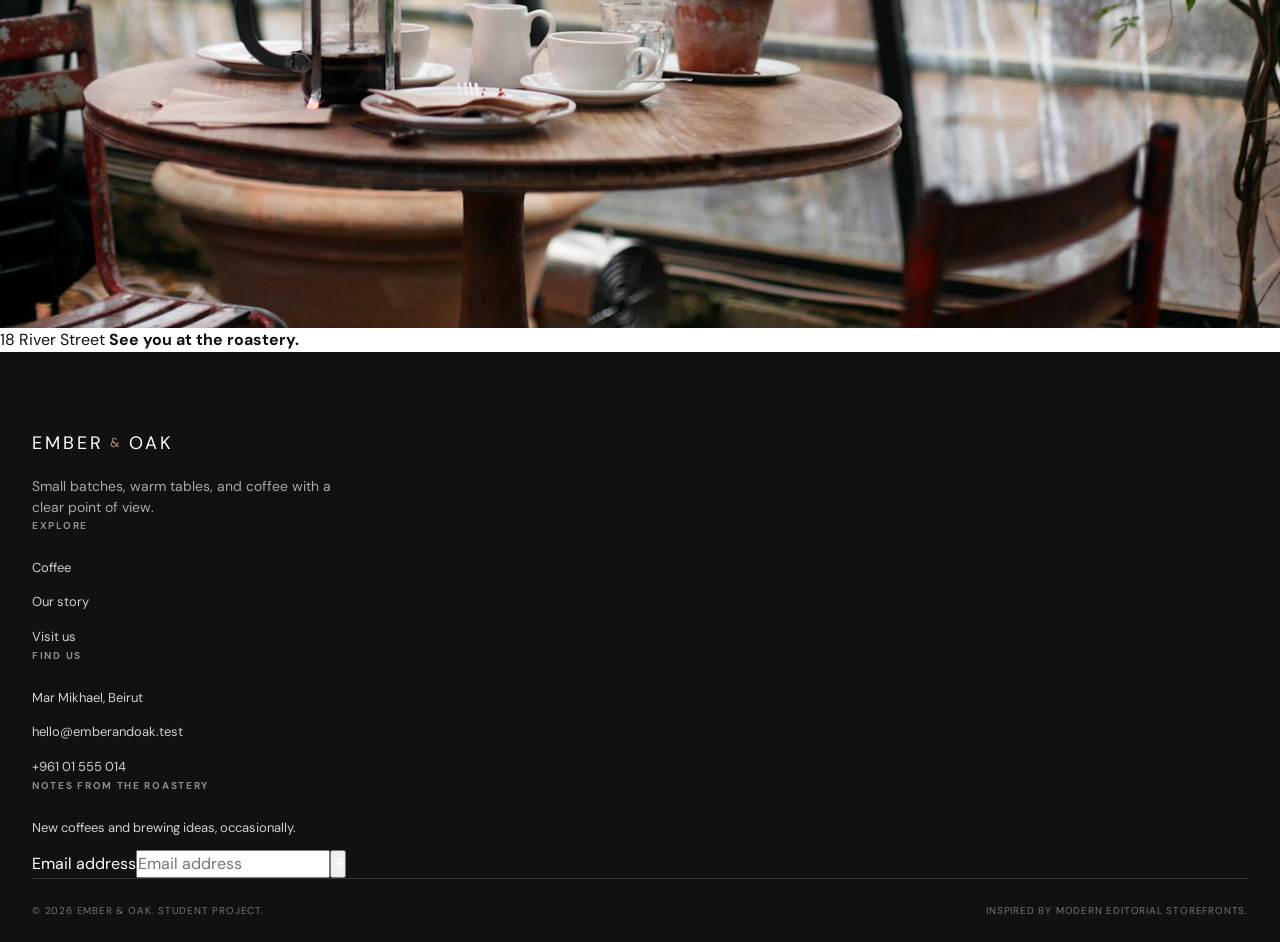
<file: contact.htm>
<!DOCTYPE html>
<html lang="en">
<head>
  <meta charset="UTF-8">
  <meta name="viewport" content="width=device-width, initial-scale=1.0">
  <meta name="description" content="Contact or visit the fictional Ember & Oak coffee roastery.">
  <title>Contact | Ember &amp; Oak</title>
  <link rel="preconnect" href="https://fonts.googleapis.com">
  <link rel="preconnect" href="https://fonts.gstatic.com" crossorigin>
  <link href="https://fonts.googleapis.com/css2?family=DM+Sans:wght@400;500;600&family=Playfair+Display:wght@500;600&display=swap" rel="stylesheet">
  <!-- Our custom styles are kept inside the css folder. -->
  <link rel="stylesheet" href="css/style.css">
</head>

<body>
  <div class="announcement-bar"><p>Free local delivery on orders over $45 <span aria-hidden="true">•</span> Roasted every week</p></div>

  <header class="site-header">
    <div class="container nav-shell">
      <input class="menu-toggle" type="checkbox" id="menu-toggle">
      <label class="menu-button" for="menu-toggle" aria-label="Open navigation menu"><span></span><span></span><span></span></label>
      <a class="brand" href="index.htm">EMBER <span>&amp;</span> OAK</a>
      <nav class="main-nav" aria-label="Main navigation">
        <ul class="nav-list">
          <li><a href="index.htm">Home</a></li>
          <li><a href="products.htm">Coffee</a></li>
          <li><a href="about.htm">Our Story</a></li>
          <li><a class="active" href="contact.htm">Contact</a></li>
        </ul>
      </nav>
      <div class="nav-actions"><a class="visit-link" href="contact.htm">Visit the roastery</a><a class="cart-link" href="products.htm">Bag <span>0</span></a></div>
    </div>
  </header>

  <main>
    <!-- Contact-page title: intentionally shorter than the homepage hero. -->
    <section class="contact-intro">
      <div class="container">
        <p class="eyebrow">Contact &amp; visit</p>
        <h1>Questions, coffee talk, or just saying hello.</h1>
      </div>
    </section>

    <!-- CONTACT LAYOUT: two Flexbox children create the information/form split. -->
    <section class="contact-section">
      <div class="container contact-layout">
        <div class="contact-details">
          <p class="eyebrow">The roastery</p>
          <h2>Find your favourite table.</h2>
          <p class="contact-lead">Come for a quick espresso, pick up a bag, or ask us anything about brewing better coffee at home.</p>

          <div class="contact-group">
            <h3>Address</h3>
            <p>18 River Street<br>Mar Mikhael, Beirut</p>
          </div>
          <div class="contact-group">
            <h3>Opening hours</h3>
            <p>Monday–Saturday: 8:00 AM–7:00 PM<br>Sunday: 9:00 AM–3:00 PM</p>
          </div>
          <div class="contact-group">
            <h3>Contact</h3>
            <p>hello@emberandoak.test<br>+961 01 555 014</p>
          </div>
        </div>

        <!-- Labels are important: they explain every form field to all visitors. -->
        <form class="contact-form" action="#">
          <div class="form-row">
            <div class="form-field">
              <label for="first-name">First name</label>
              <input id="first-name" name="first-name" type="text" placeholder="Your first name">
            </div>
            <div class="form-field">
              <label for="last-name">Last name</label>
              <input id="last-name" name="last-name" type="text" placeholder="Your last name">
            </div>
          </div>

          <div class="form-field">
            <label for="email">Email address</label>
            <input id="email" name="email" type="email" placeholder="you@example.com">
          </div>

          <div class="form-field">
            <label for="subject">What is this about?</label>
            <select id="subject" name="subject">
              <option value="coffee">Choosing a coffee</option>
              <option value="visit">Visiting the roastery</option>
              <option value="wholesale">Wholesale enquiry</option>
              <option value="other">Something else</option>
            </select>
          </div>

          <div class="form-field">
            <label for="message">Message</label>
            <textarea id="message" name="message" rows="6" placeholder="Tell us how we can help"></textarea>
          </div>

          <!-- Without a backend this button demonstrates design but cannot send email. -->
          <button class="button button-dark" type="submit">Send message</button>
          <p class="form-note">Demo form for this HTML/CSS project — no information is sent.</p>
        </form>
      </div>
    </section>

    <!-- A wide image gives the bottom of the page the same visual weight as the top. -->
    <section class="contact-image">
      <img src="images/cafe.jpg" alt="Coffee table inside a bright café filled with plants">
      <div class="contact-image-note">
        <span>18 River Street</span>
        <strong>See you at the roastery.</strong>
      </div>
    </section>
  </main>

  <footer class="site-footer">
    <div class="container footer-top">
      <div class="footer-brand"><a class="brand" href="index.htm">EMBER <span>&amp;</span> OAK</a><p>Small batches, warm tables, and coffee with a clear point of view.</p></div>
      <div class="footer-column"><h2>Explore</h2><a href="products.htm">Coffee</a><a href="about.htm">Our story</a><a href="contact.htm">Visit us</a></div>
      <div class="footer-column"><h2>Find us</h2><p>Mar Mikhael, Beirut</p><p>hello@emberandoak.test</p><p>+961 01 555 014</p></div>
      <div class="footer-column newsletter"><h2>Notes from the roastery</h2><p>New coffees and brewing ideas, occasionally.</p><form class="newsletter-form" action="#"><label class="visually-hidden" for="contact-email">Email address</label><input id="contact-email" type="email" placeholder="Email address"><button type="submit" aria-label="Join newsletter">→</button></form></div>
    </div>
    <div class="container footer-bottom"><p>© 2026 Ember &amp; Oak. Student project.</p><p>Inspired by modern editorial storefronts.</p></div>
  </footer>
</body>
</html>
</file>
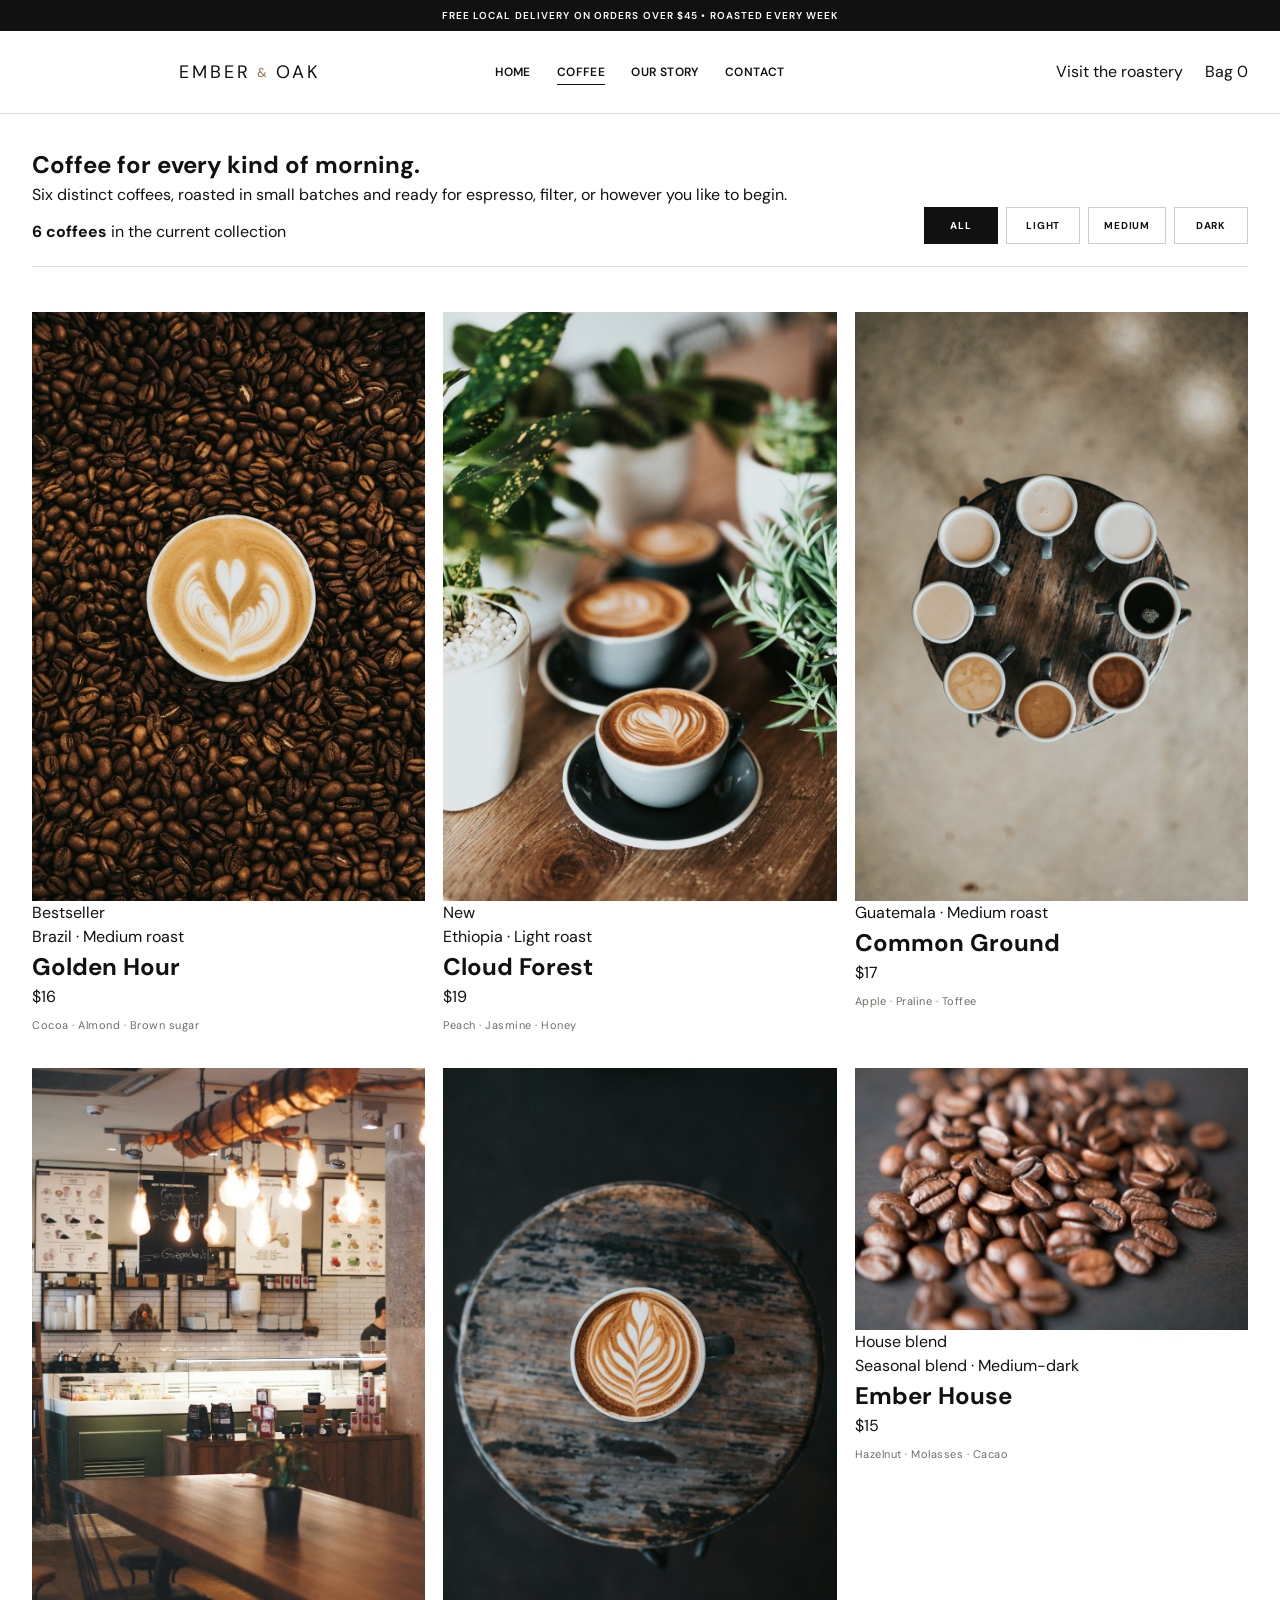
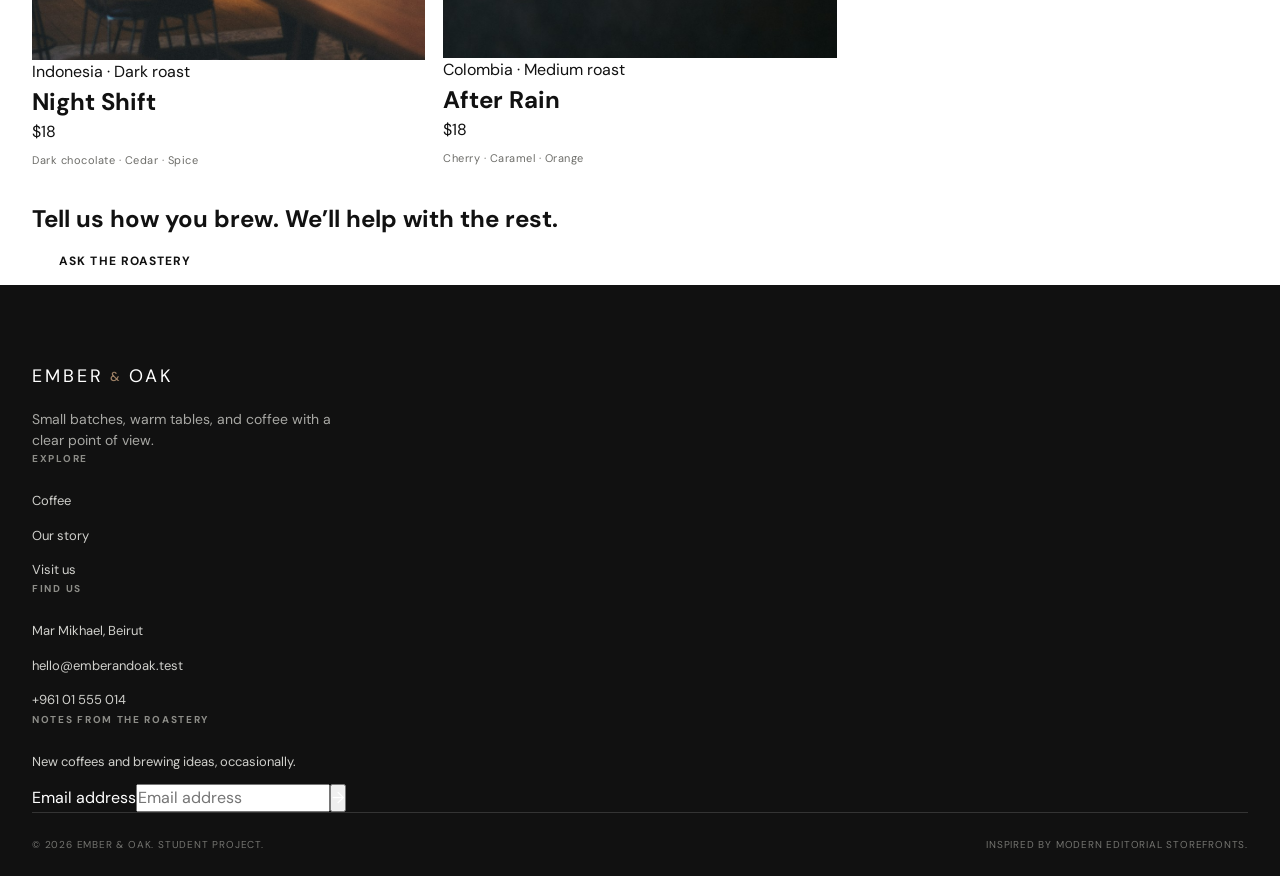
<file: products.htm>
<!DOCTYPE html>
<html lang="en">
<head>
  <meta charset="UTF-8">
  <meta name="viewport" content="width=device-width, initial-scale=1.0">
  <meta name="description" content="Explore the fictional Ember & Oak coffee collection.">
  <title>Our Coffee | Ember &amp; Oak</title>
  <link rel="preconnect" href="https://fonts.googleapis.com">
  <link rel="preconnect" href="https://fonts.gstatic.com" crossorigin>
  <link href="https://fonts.googleapis.com/css2?family=DM+Sans:wght@400;500;600&family=Playfair+Display:wght@500;600&display=swap" rel="stylesheet">
  <!-- Our custom styles are kept inside the css folder. -->
  <link rel="stylesheet" href="css/style.css">
</head>

<body>
  <div class="announcement-bar"><p>Free local delivery on orders over $45 <span aria-hidden="true">•</span> Roasted every week</p></div>

  <!-- The header is repeated because plain HTML has no component system. -->
  <header class="site-header">
    <div class="container nav-shell">
      <input class="menu-toggle" type="checkbox" id="menu-toggle">
      <label class="menu-button" for="menu-toggle" aria-label="Open navigation menu"><span></span><span></span><span></span></label>
      <a class="brand" href="index.htm">EMBER <span>&amp;</span> OAK</a>
      <nav class="main-nav" aria-label="Main navigation">
        <ul class="nav-list">
          <li><a href="index.htm">Home</a></li>
          <li><a class="active" href="products.htm">Coffee</a></li>
          <li><a href="about.htm">Our Story</a></li>
          <li><a href="contact.htm">Contact</a></li>
        </ul>
      </nav>
      <div class="nav-actions"><a class="visit-link" href="contact.htm">Visit the roastery</a><a class="cart-link" href="products.htm">Bag <span>0</span></a></div>
    </div>
  </header>

  <main>
    <!-- A compact page introduction replaces the large homepage hero. -->
    <section class="page-hero coffee-page-hero">
      <div class="container page-hero-content">
        <p class="eyebrow light">Roast list · Season 04</p>
        <h1>Coffee for every kind of morning.</h1>
        <p>Six distinct coffees, roasted in small batches and ready for espresso, filter, or however you like to begin.</p>
      </div>
    </section>

    <section class="section-space">
      <div class="container">
        <!-- These filter buttons are visual in this HTML/CSS version. -->
        <div class="product-toolbar">
          <p><strong>6 coffees</strong> in the current collection</p>
          <div class="filter-list" aria-label="Coffee filters">
            <button class="filter-button active" type="button">All</button>
            <button class="filter-button" type="button">Light</button>
            <button class="filter-button" type="button">Medium</button>
            <button class="filter-button" type="button">Dark</button>
          </div>
        </div>

        <!-- flex-wrap lets cards move onto a new line when space runs out. -->
        <div class="product-grid full-product-grid">
          <article class="product-card">
            <div class="product-image-link"><img src="images/coffee-1.jpg" alt="Latte surrounded by roasted coffee beans"><span class="product-label">Bestseller</span></div>
            <div class="product-info"><div><p class="product-origin">Brazil · Medium roast</p><h2>Golden Hour</h2></div><p class="product-price">$16</p></div>
            <p class="taste-notes">Cocoa · Almond · Brown sugar</p>
          </article>

          <article class="product-card">
            <div class="product-image-link"><img src="images/coffee-2.jpg" alt="Coffee cups among green plants"><span class="product-label">New</span></div>
            <div class="product-info"><div><p class="product-origin">Ethiopia · Light roast</p><h2>Cloud Forest</h2></div><p class="product-price">$19</p></div>
            <p class="taste-notes">Peach · Jasmine · Honey</p>
          </article>

          <article class="product-card">
            <div class="product-image-link"><img src="images/coffee-3.jpg" alt="Several styles of coffee arranged on a round table"></div>
            <div class="product-info"><div><p class="product-origin">Guatemala · Medium roast</p><h2>Common Ground</h2></div><p class="product-price">$17</p></div>
            <p class="taste-notes">Apple · Praline · Toffee</p>
          </article>

          <article class="product-card">
            <div class="product-image-link"><img src="images/coffee-4.jpg" alt="Warm coffee shop interior"></div>
            <div class="product-info"><div><p class="product-origin">Indonesia · Dark roast</p><h2>Night Shift</h2></div><p class="product-price">$18</p></div>
            <p class="taste-notes">Dark chocolate · Cedar · Spice</p>
          </article>

          <article class="product-card">
            <div class="product-image-link"><img src="images/coffee-5.jpg" alt="Latte on a wooden table"></div>
            <div class="product-info"><div><p class="product-origin">Colombia · Medium roast</p><h2>After Rain</h2></div><p class="product-price">$18</p></div>
            <p class="taste-notes">Cherry · Caramel · Orange</p>
          </article>

          <article class="product-card">
            <div class="product-image-link"><img src="images/coffee-6.jpg" alt="Roasted coffee beans on a dark surface"><span class="product-label">House blend</span></div>
            <div class="product-info"><div><p class="product-origin">Seasonal blend · Medium-dark</p><h2>Ember House</h2></div><p class="product-price">$15</p></div>
            <p class="taste-notes">Hazelnut · Molasses · Cacao</p>
          </article>
        </div>
      </div>
    </section>

    <!-- This callout breaks up the product page and provides a useful next step. -->
    <section class="brew-callout">
      <div class="container brew-callout-inner">
        <div>
          <p class="eyebrow light">Not sure where to begin?</p>
          <h2>Tell us how you brew. We’ll help with the rest.</h2>
        </div>
        <a class="button button-light" href="contact.htm">Ask the roastery</a>
      </div>
    </section>
  </main>

  <footer class="site-footer">
    <div class="container footer-top">
      <div class="footer-brand"><a class="brand" href="index.htm">EMBER <span>&amp;</span> OAK</a><p>Small batches, warm tables, and coffee with a clear point of view.</p></div>
      <div class="footer-column"><h2>Explore</h2><a href="products.htm">Coffee</a><a href="about.htm">Our story</a><a href="contact.htm">Visit us</a></div>
      <div class="footer-column"><h2>Find us</h2><p>Mar Mikhael, Beirut</p><p>hello@emberandoak.test</p><p>+961 01 555 014</p></div>
      <div class="footer-column newsletter"><h2>Notes from the roastery</h2><p>New coffees and brewing ideas, occasionally.</p><form class="newsletter-form" action="#"><label class="visually-hidden" for="products-email">Email address</label><input id="products-email" type="email" placeholder="Email address"><button type="submit" aria-label="Join newsletter">→</button></form></div>
    </div>
    <div class="container footer-bottom"><p>© 2026 Ember &amp; Oak. Student project.</p><p>Inspired by modern editorial storefronts.</p></div>
  </footer>
</body>
</html>
</file>
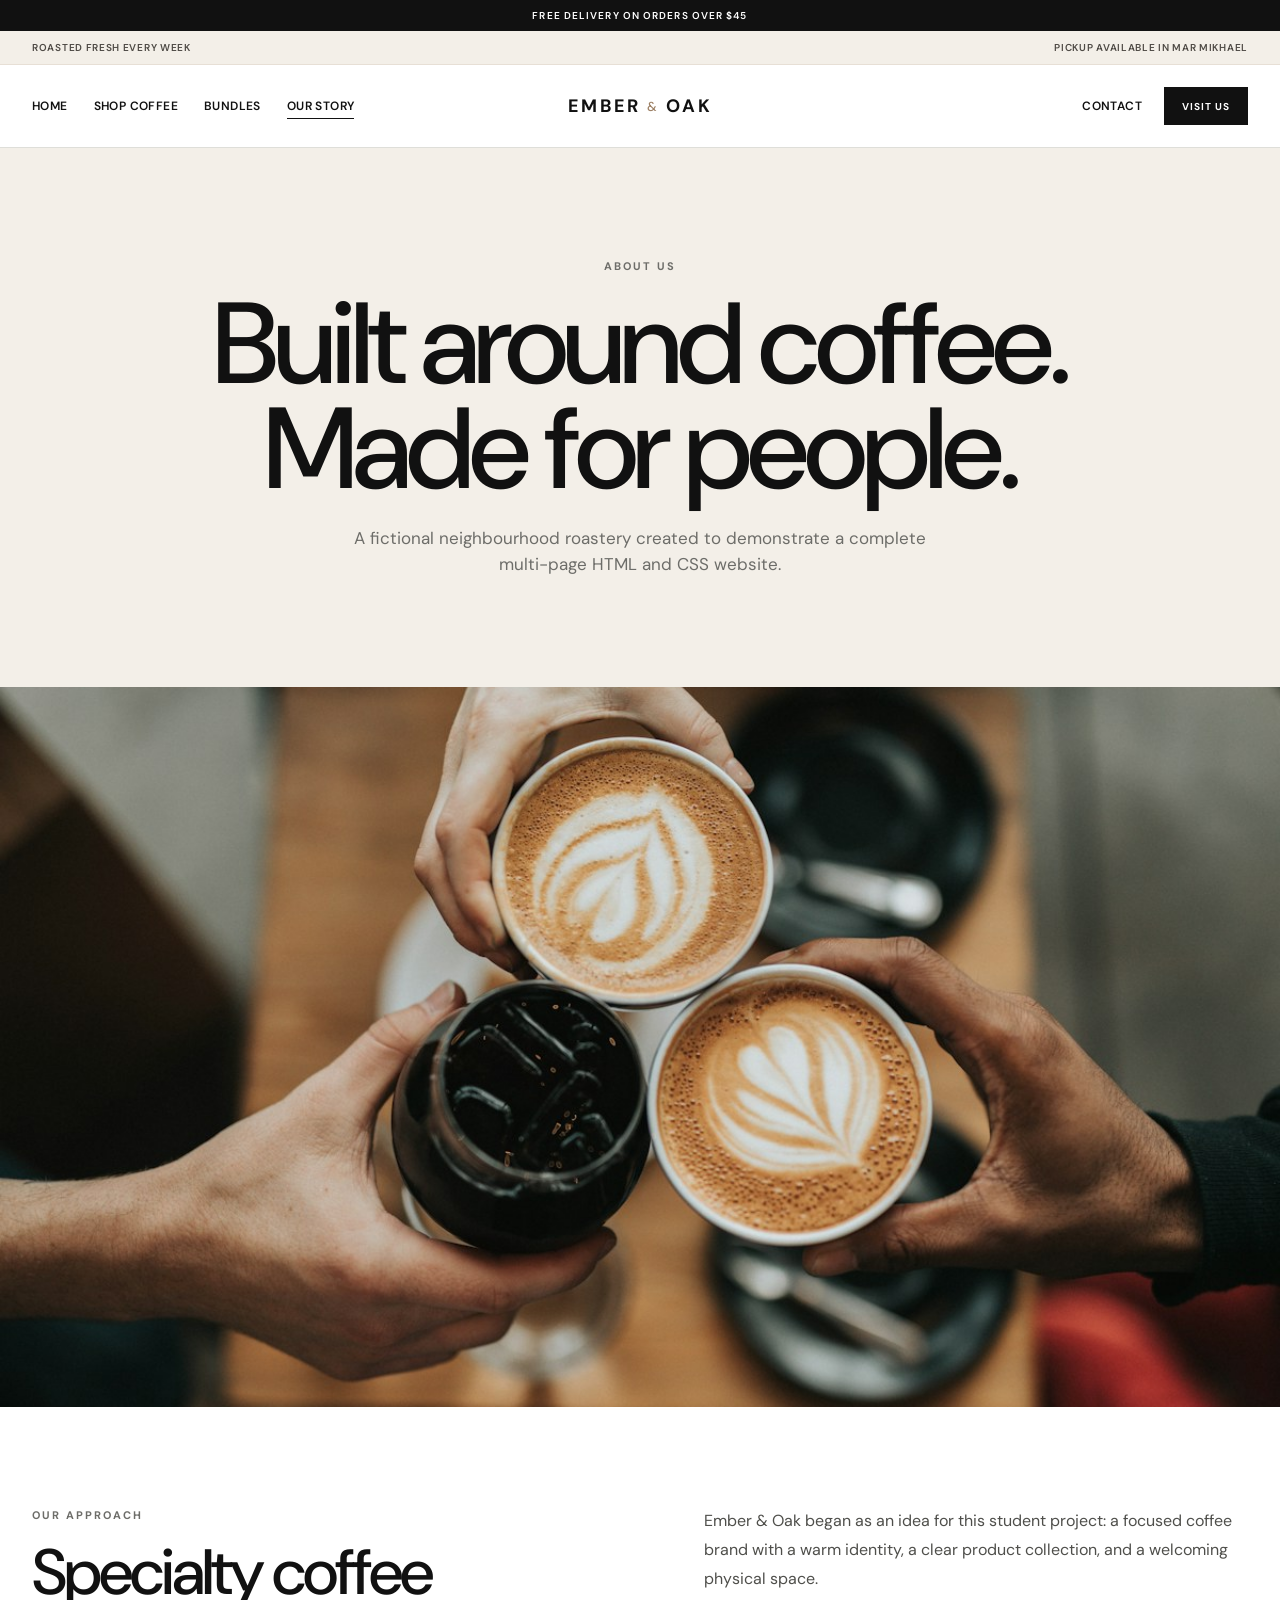
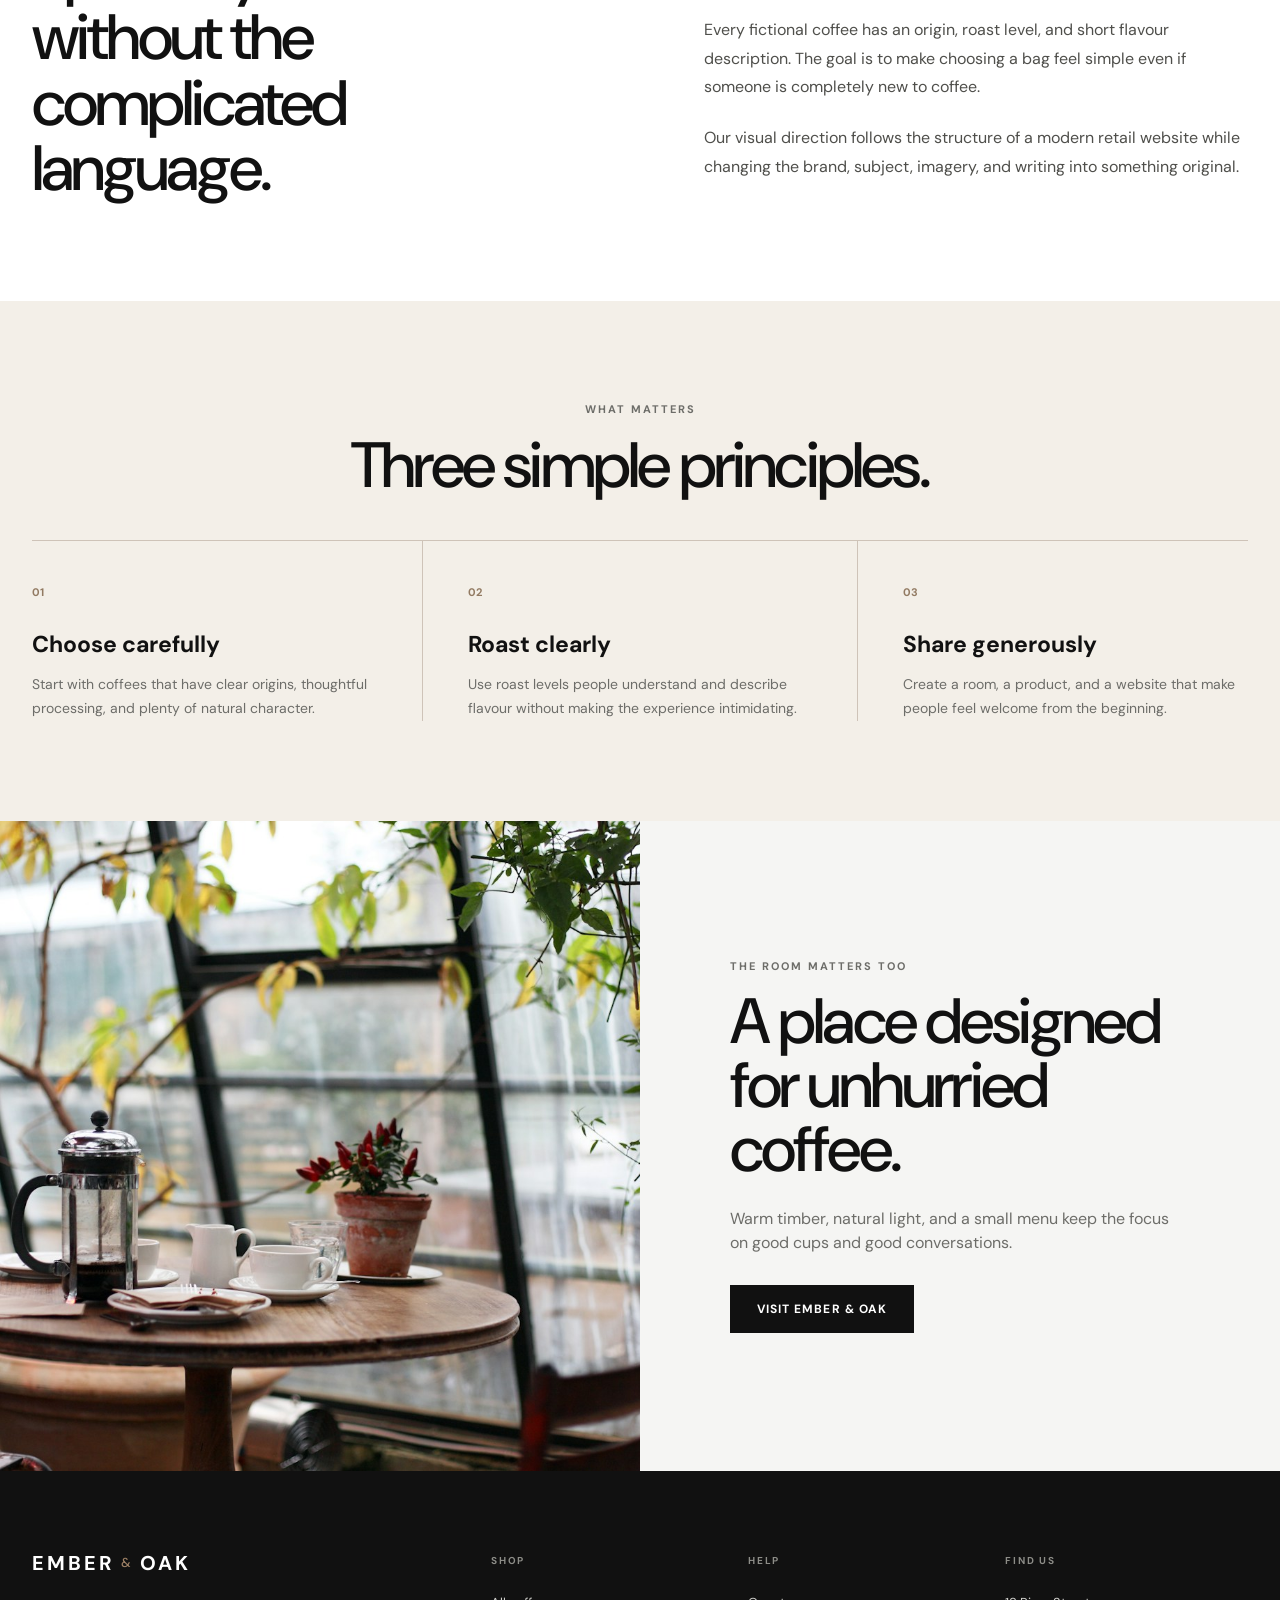
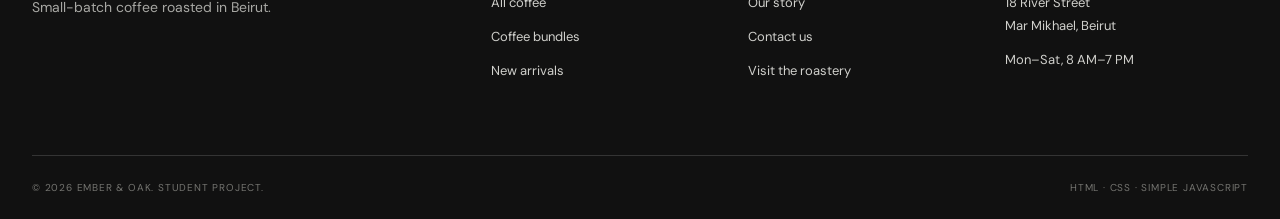
<file: pages/about.htm>
<!DOCTYPE html>
<html lang="en">
<head>
  <!-- Browser information: encoding, responsive width, description, and title. -->
  <meta charset="UTF-8">
  <meta name="viewport" content="width=device-width, initial-scale=1.0">
  <meta name="description" content="Learn the fictional story behind Ember & Oak coffee roasters.">
  <title>Our Story | Ember &amp; Oak</title>
  <!-- The same font and stylesheet are shared by every page. -->
  <link rel="preconnect" href="https://fonts.googleapis.com">
  <link rel="preconnect" href="https://fonts.gstatic.com" crossorigin>
  <link href="https://fonts.googleapis.com/css2?family=DM+Sans:wght@400;500;600;700&display=swap" rel="stylesheet">
  <!-- ../ moves up from pages/ before entering the css/ folder. -->
  <link rel="stylesheet" href="../css/style.css">
</head>

<body>
  <!-- Small store messages appear above the main navigation. -->
  <div class="announcement-bar"><p>Free delivery on orders over $45</p></div>
  <div class="service-bar"><div class="container service-row"><p>Roasted fresh every week</p><p>Pickup available in Mar Mikhael</p></div></div>

  <!-- SHARED HEADER: keeping it identical creates consistency between pages. -->
  <header class="site-header">
    <div class="container nav-shell">
      <!-- This checkbox and label create the CSS-only hamburger menu. -->
      <input class="menu-toggle" type="checkbox" id="menu-toggle">
      <label class="menu-button" for="menu-toggle" aria-label="Open navigation menu"><span></span><span></span><span></span></label>

      <!-- The active class underlines Our story on this page. -->
      <nav class="main-nav" aria-label="Main navigation">
        <ul class="nav-list">
          <li><a href="../index.htm">Home</a></li>
          <li><a href="products.htm">Shop coffee</a></li>
          <li><a href="products.htm#bundles">Bundles</a></li>
          <li><a class="active" aria-current="page" href="about.htm">Our story</a></li>
        </ul>
      </nav>
      <!-- Clicking the brand always returns to the homepage. -->
      <a class="brand" href="../index.htm" aria-label="Ember and Oak home"><strong>EMBER</strong><span>&amp;</span><strong>OAK</strong></a>
      <div class="nav-actions"><a class="nav-contact" href="contact.htm">Contact</a><a class="header-cta" href="contact.htm#visit">Visit us</a></div>
    </div>
  </header>

  <!-- Everything inside main is unique to the About page. -->
  <main>
    <!-- PAGE HEADING: a reusable heading style used on inner pages. -->
    <section class="page-heading">
      <div class="container narrow-heading">
        <p class="eyebrow">About us</p>
        <h1>Built around coffee.<br>Made for people.</h1>
        <p>A fictional neighbourhood roastery created to demonstrate a complete multi-page HTML and CSS website.</p>
      </div>
    </section>

    <!-- One large editorial image gives the page the same store-like visual rhythm. -->
    <section class="about-hero-image">
      <img src="../images/story.jpg" alt="Friends sharing coffee around a table">
    </section>

    <!-- This two-column layout is created with Flexbox. -->
    <section class="section">
      <div class="container about-story-grid">
        <div>
          <p class="eyebrow">Our approach</p>
          <h2>Specialty coffee without the complicated language.</h2>
        </div>
        <div class="about-paragraphs">
          <p>Ember &amp; Oak began as an idea for this student project: a focused coffee brand with a warm identity, a clear product collection, and a welcoming physical space.</p>
          <p>Every fictional coffee has an origin, roast level, and short flavour description. The goal is to make choosing a bag feel simple even if someone is completely new to coffee.</p>
          <p>Our visual direction follows the structure of a modern retail website while changing the brand, subject, imagery, and writing into something original.</p>
        </div>
      </div>
    </section>

    <!-- Repeated cards make the brand values easy to scan. -->
    <section class="values-section">
      <div class="container">
        <div class="section-title centered-title"><p class="eyebrow">What matters</p><h2>Three simple principles.</h2></div>
        <div class="value-grid">
          <article><span>01</span><h3>Choose carefully</h3><p>Start with coffees that have clear origins, thoughtful processing, and plenty of natural character.</p></article>
          <article><span>02</span><h3>Roast clearly</h3><p>Use roast levels people understand and describe flavour without making the experience intimidating.</p></article>
          <article><span>03</span><h3>Share generously</h3><p>Create a room, a product, and a website that make people feel welcome from the beginning.</p></article>
        </div>
      </div>
    </section>

    <!-- The final 50/50 Flexbox section connects the story to the location. -->
    <section class="visit-split">
      <div class="visit-image"><img src="../images/cafe.jpg" alt="A quiet cafe table beside the window"></div>
      <div class="visit-copy">
        <p class="eyebrow">The room matters too</p>
        <h2>A place designed for unhurried coffee.</h2>
        <p>Warm timber, natural light, and a small menu keep the focus on good cups and good conversations.</p>
        <a class="button button-dark" href="contact.htm#visit">Visit Ember &amp; Oak</a>
      </div>
    </section>
  </main>

  <!-- SHARED FOOTER: shop, help, and location links stay easy to find. -->
  <footer class="site-footer">
    <div class="container footer-grid">
      <div class="footer-brand"><a class="brand footer-logo" href="../index.htm"><strong>EMBER</strong><span>&amp;</span><strong>OAK</strong></a><p>Small-batch coffee roasted in Beirut.</p></div>
      <div class="footer-column"><h2>Shop</h2><a href="products.htm">All coffee</a><a href="products.htm#bundles">Coffee bundles</a><a href="products.htm">New arrivals</a></div>
      <div class="footer-column"><h2>Help</h2><a href="about.htm">Our story</a><a href="contact.htm">Contact us</a><a href="contact.htm#visit">Visit the roastery</a></div>
      <div class="footer-column"><h2>Find us</h2><p>18 River Street<br>Mar Mikhael, Beirut</p><p>Mon&ndash;Sat, 8 AM&ndash;7 PM</p></div>
    </div>
    <div class="container footer-bottom"><p>&copy; 2026 Ember &amp; Oak. Student project.</p><p>HTML &middot; CSS &middot; Simple JavaScript</p></div>
  </footer>
</body>
</html>
</file>
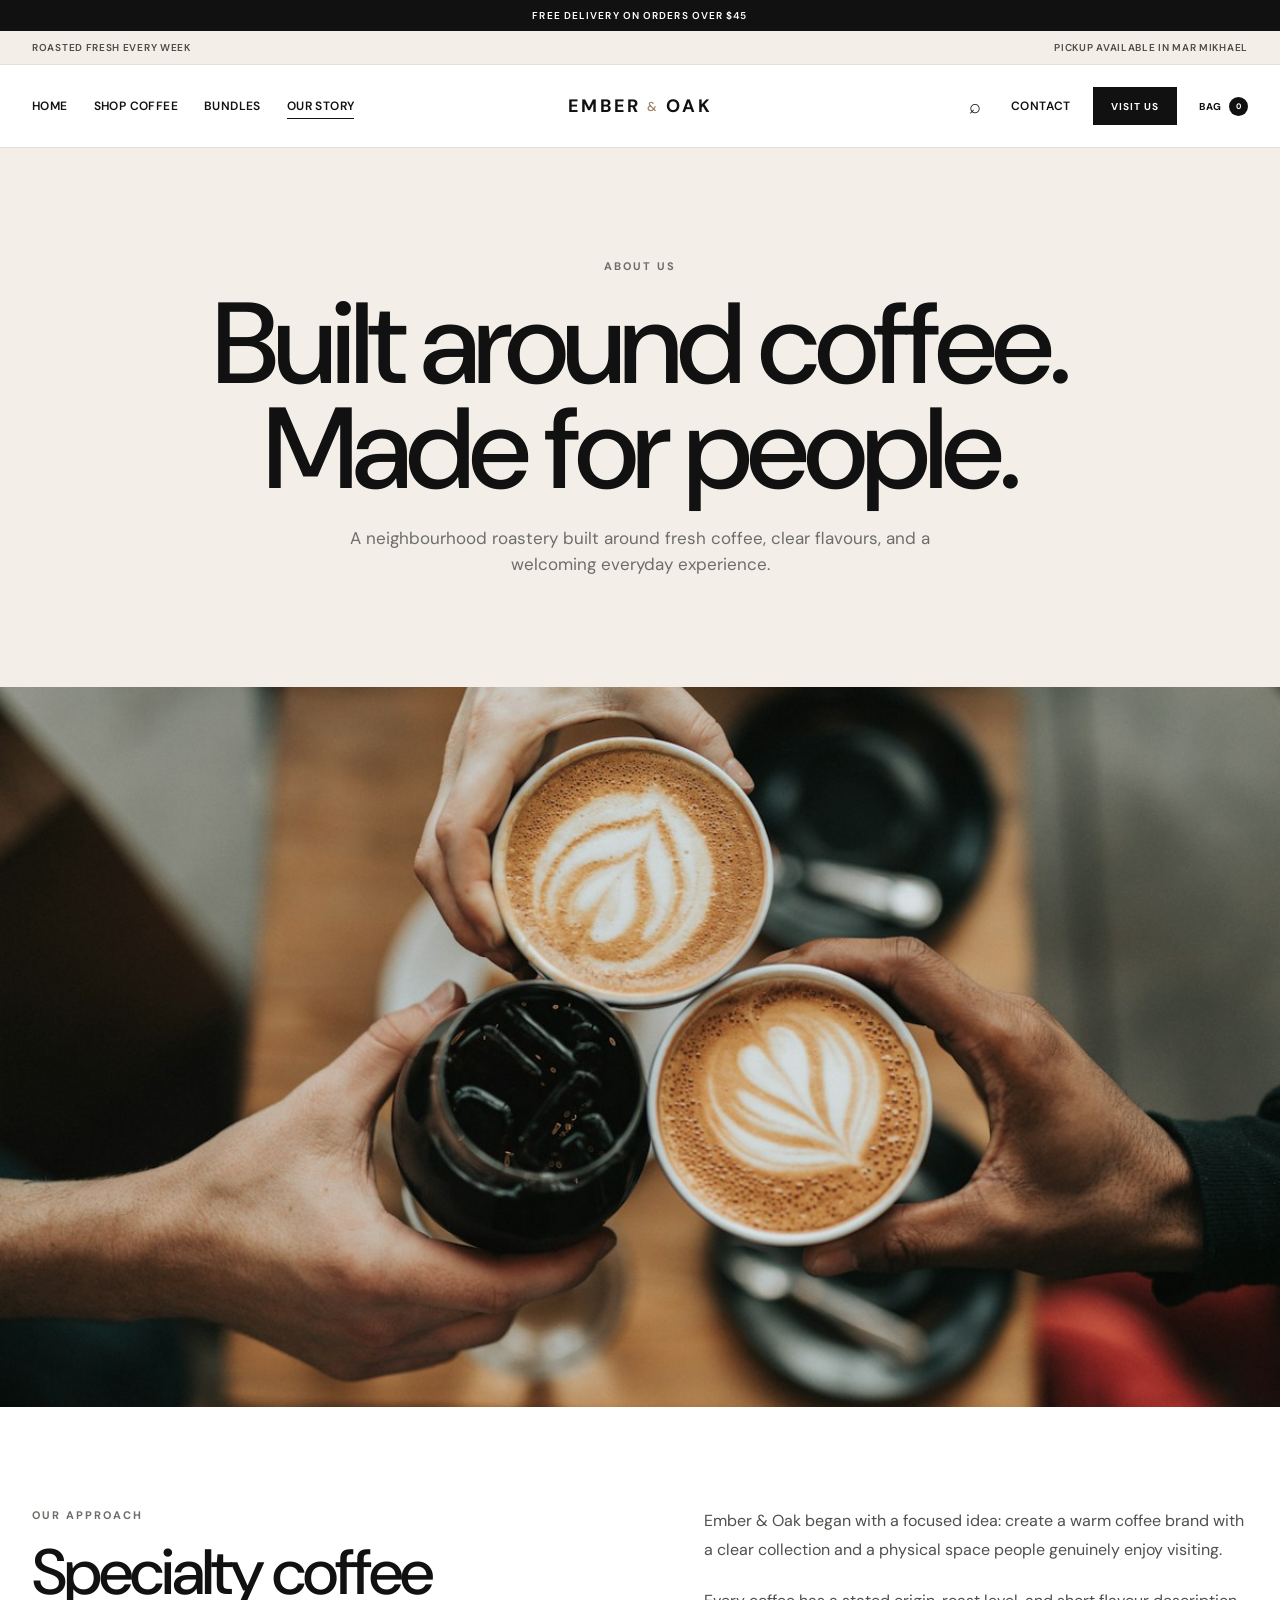
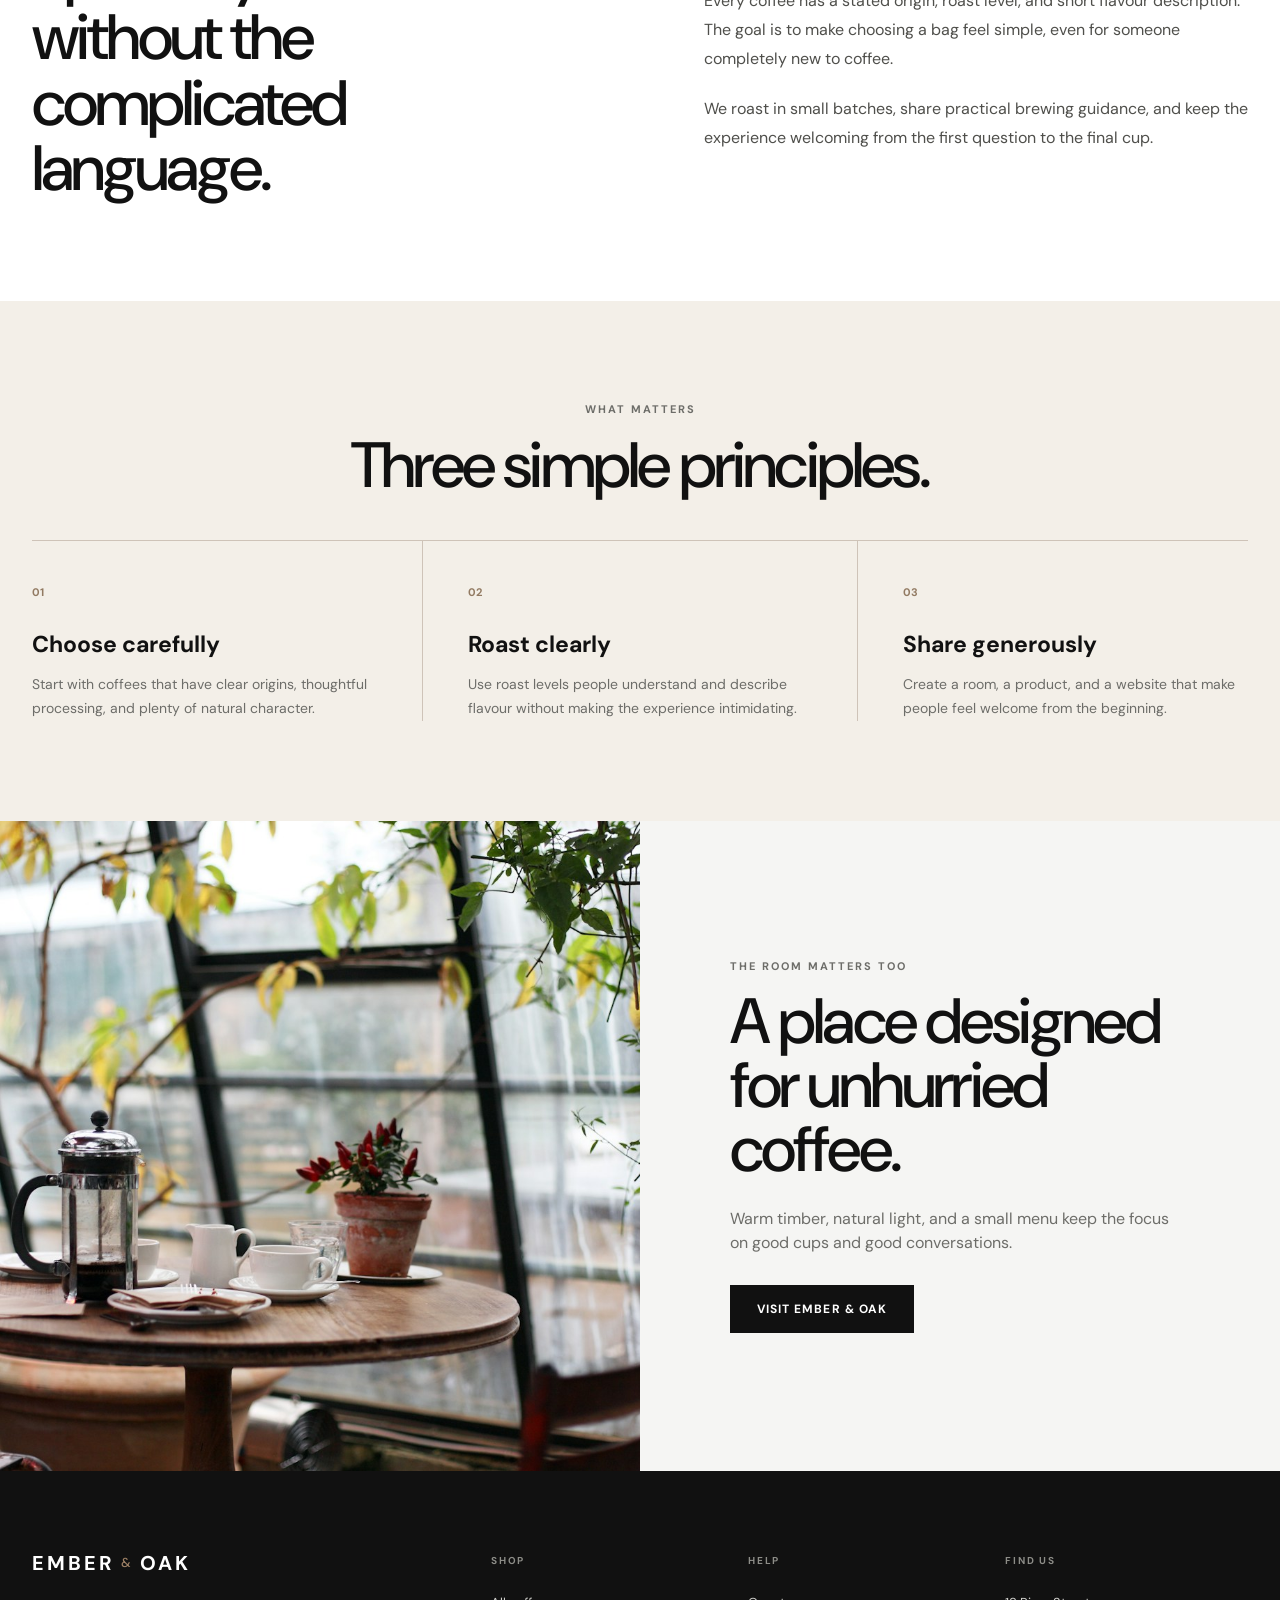
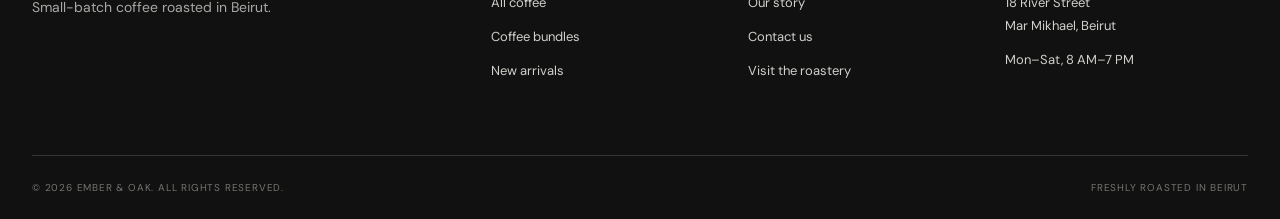
<file: pages/about.html>
<!DOCTYPE html>
<html lang="en">
<head>
  <!-- Browser information: encoding, responsive width, description, and title. -->
  <meta charset="UTF-8">
  <meta name="viewport" content="width=device-width, initial-scale=1.0">
  <meta name="description" content="Learn about Ember & Oak, a neighbourhood coffee roastery focused on fresh coffee, clear origins, and simple guidance.">
  <title>Our Story | Ember &amp; Oak</title>
  <!-- The same font and stylesheet are shared by every page. -->
  <link rel="preconnect" href="https://fonts.googleapis.com">
  <link rel="preconnect" href="https://fonts.gstatic.com" crossorigin>
  <link href="https://fonts.googleapis.com/css2?family=DM+Sans:wght@400;500;600;700&display=swap" rel="stylesheet">
  <!-- ../ moves up from pages/ before entering the css/ folder. -->
  <link rel="stylesheet" href="../css/style.css">
</head>

<body>
  <!-- Small store messages appear above the main navigation. -->
  <div class="announcement-bar"><p>Free delivery on orders over $45</p></div>
  <div class="service-bar"><div class="container service-row"><p>Roasted fresh every week</p><p>Pickup available in Mar Mikhael</p></div></div>

  <!-- SHARED HEADER: keeping it identical creates consistency between pages. -->
  <header class="site-header">
    <div class="container nav-shell">
      <!-- This checkbox and label create the CSS-only hamburger menu. -->
      <input class="menu-toggle" type="checkbox" id="menu-toggle">
      <label class="menu-button" for="menu-toggle" aria-label="Open navigation menu"><span></span><span></span><span></span></label>

      <!-- The active class underlines Our story on this page. -->
      <nav class="main-nav" aria-label="Main navigation">
        <ul class="nav-list">
          <li><a href="../index.html">Home</a></li>
          <li><a href="products.html">Shop coffee</a></li>
          <li><a href="products.html#bundles">Bundles</a></li>
          <li><a class="active" aria-current="page" href="about.html">Our story</a></li>
        </ul>
      </nav>
      <!-- Clicking the brand always returns to the homepage. -->
      <a class="brand" href="../index.html" aria-label="Ember and Oak home"><strong>EMBER</strong><span>&amp;</span><strong>OAK</strong></a>
      <div class="nav-actions"><a class="nav-contact" href="contact.html">Contact</a><a class="header-cta" href="contact.html#visit">Visit us</a></div>
    </div>
  </header>

  <!-- Everything inside main is unique to the About page. -->
  <main>
    <!-- PAGE HEADING: a reusable heading style used on inner pages. -->
    <section class="page-heading">
      <div class="container narrow-heading">
        <p class="eyebrow">About us</p>
        <h1>Built around coffee.<br>Made for people.</h1>
        <p>A neighbourhood roastery built around fresh coffee, clear flavours, and a welcoming everyday experience.</p>
      </div>
    </section>

    <!-- One large editorial image gives the page the same store-like visual rhythm. -->
    <section class="about-hero-image">
      <img src="../images/story.jpg" alt="Friends sharing coffee around a table">
    </section>

    <!-- This two-column layout is created with Flexbox. -->
    <section class="section">
      <div class="container about-story-grid">
        <div>
          <p class="eyebrow">Our approach</p>
          <h2>Specialty coffee without the complicated language.</h2>
        </div>
        <div class="about-paragraphs">
          <p>Ember &amp; Oak began with a focused idea: create a warm coffee brand with a clear collection and a physical space people genuinely enjoy visiting.</p>
          <p>Every coffee has a stated origin, roast level, and short flavour description. The goal is to make choosing a bag feel simple, even for someone completely new to coffee.</p>
          <p>We roast in small batches, share practical brewing guidance, and keep the experience welcoming from the first question to the final cup.</p>
        </div>
      </div>
    </section>

    <!-- Repeated cards make the brand values easy to scan. -->
    <section class="values-section">
      <div class="container">
        <div class="section-title centered-title"><p class="eyebrow">What matters</p><h2>Three simple principles.</h2></div>
        <div class="value-grid">
          <article><span>01</span><h3>Choose carefully</h3><p>Start with coffees that have clear origins, thoughtful processing, and plenty of natural character.</p></article>
          <article><span>02</span><h3>Roast clearly</h3><p>Use roast levels people understand and describe flavour without making the experience intimidating.</p></article>
          <article><span>03</span><h3>Share generously</h3><p>Create a room, a product, and a website that make people feel welcome from the beginning.</p></article>
        </div>
      </div>
    </section>

    <!-- The final 50/50 Flexbox section connects the story to the location. -->
    <section class="visit-split">
      <div class="visit-image"><img src="../images/cafe.jpg" alt="A quiet cafe table beside the window"></div>
      <div class="visit-copy">
        <p class="eyebrow">The room matters too</p>
        <h2>A place designed for unhurried coffee.</h2>
        <p>Warm timber, natural light, and a small menu keep the focus on good cups and good conversations.</p>
        <a class="button button-dark" href="contact.html#visit">Visit Ember &amp; Oak</a>
      </div>
    </section>
  </main>

  <!-- SHARED FOOTER: shop, help, and location links stay easy to find. -->
  <footer class="site-footer">
    <div class="container footer-grid">
      <div class="footer-brand"><a class="brand footer-logo" href="../index.html"><strong>EMBER</strong><span>&amp;</span><strong>OAK</strong></a><p>Small-batch coffee roasted in Beirut.</p></div>
      <div class="footer-column"><h2>Shop</h2><a href="products.html">All coffee</a><a href="products.html#bundles">Coffee bundles</a><a href="products.html">New arrivals</a></div>
      <div class="footer-column"><h2>Help</h2><a href="about.html">Our story</a><a href="contact.html">Contact us</a><a href="contact.html#visit">Visit the roastery</a></div>
      <div class="footer-column"><h2>Find us</h2><p>18 River Street<br>Mar Mikhael, Beirut</p><p>Mon&ndash;Sat, 8 AM&ndash;7 PM</p></div>
    </div>
    <div class="container footer-bottom"><p>&copy; 2026 Ember &amp; Oak. All rights reserved.</p><p>Freshly roasted in Beirut</p></div>
  </footer>
  <script src="../js/script.js"></script>
</body>
</html>
</file>
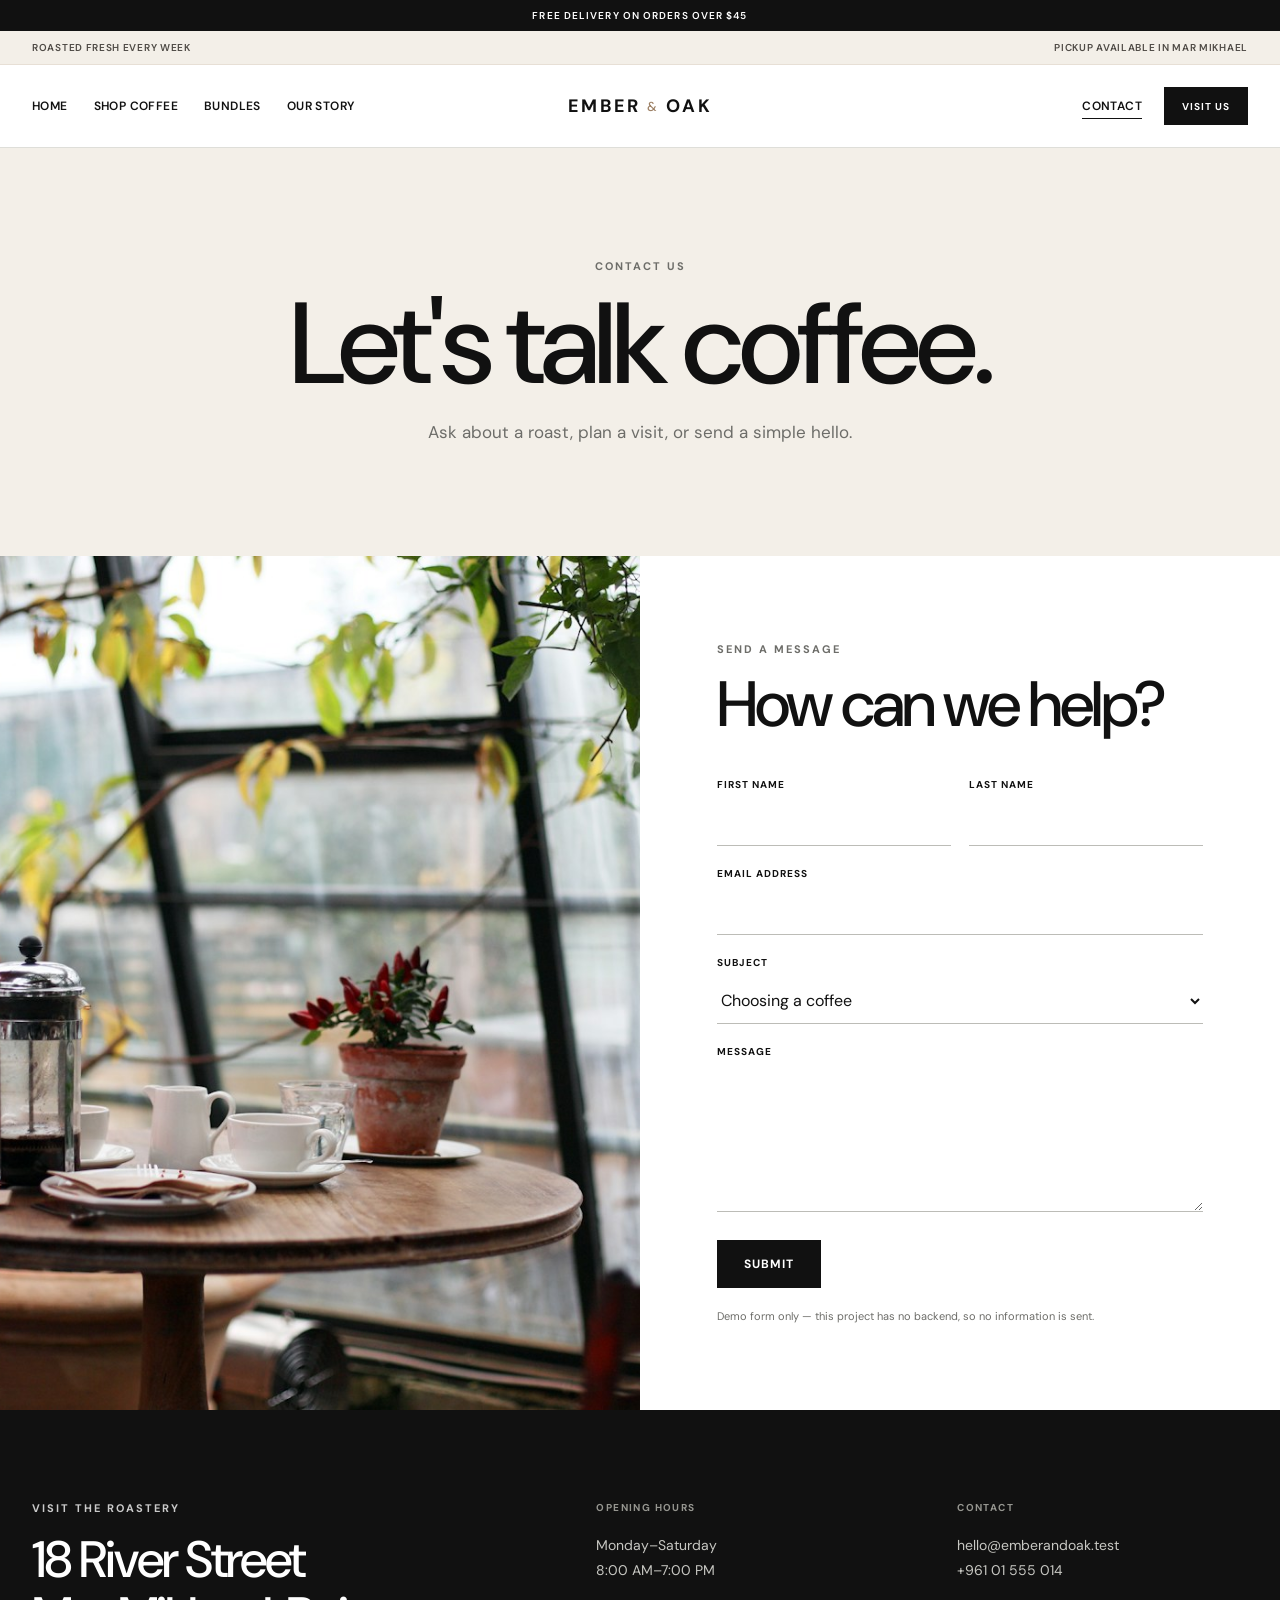
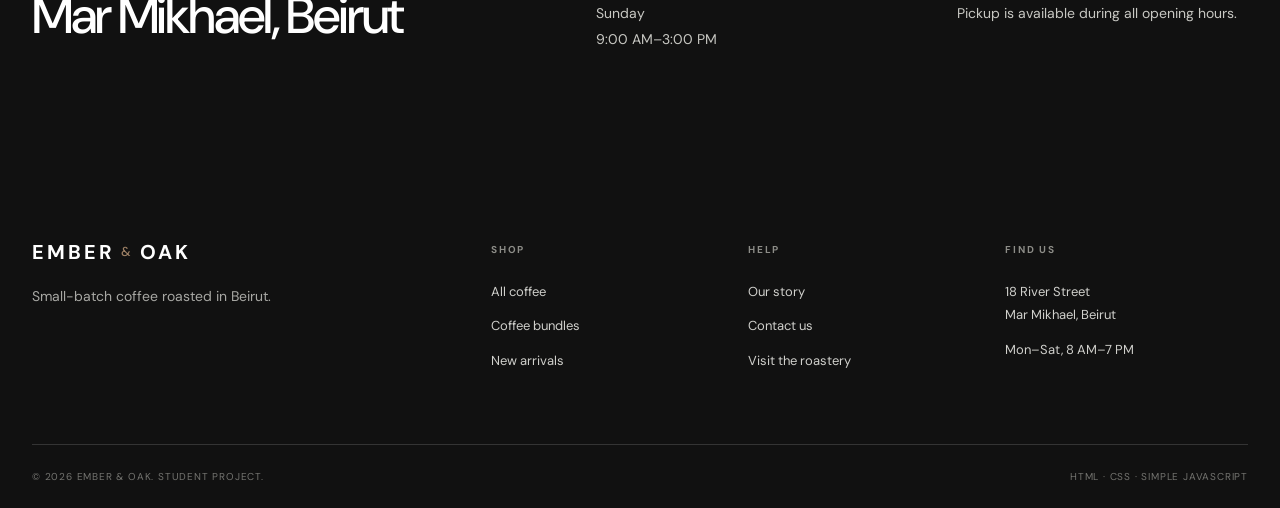
<file: pages/contact.htm>
<!DOCTYPE html>
<html lang="en">
<head>
  <!-- Standard metadata keeps text readable and the page responsive. -->
  <meta charset="UTF-8">
  <meta name="viewport" content="width=device-width, initial-scale=1.0">
  <meta name="description" content="Contact or visit the fictional Ember & Oak coffee roastery in Beirut.">
  <title>Contact | Ember &amp; Oak</title>
  <!-- All pages load the same typeface for a consistent visual identity. -->
  <link rel="preconnect" href="https://fonts.googleapis.com">
  <link rel="preconnect" href="https://fonts.gstatic.com" crossorigin>
  <link href="https://fonts.googleapis.com/css2?family=DM+Sans:wght@400;500;600;700&display=swap" rel="stylesheet">
  <!-- ../ means go up one folder, then open css/style.css. -->
  <link rel="stylesheet" href="../css/style.css">
</head>

<body>
  <!-- These two narrow bars provide quick store information. -->
  <div class="announcement-bar"><p>Free delivery on orders over $45</p></div>
  <div class="service-bar"><div class="container service-row"><p>Roasted fresh every week</p><p>Pickup available in Mar Mikhael</p></div></div>

  <!-- SHARED HEADER: copied between pages because plain HTML has no components. -->
  <header class="site-header">
    <div class="container nav-shell">
      <!-- The checkbox controls the mobile navigation using CSS. -->
      <input class="menu-toggle" type="checkbox" id="menu-toggle">
      <label class="menu-button" for="menu-toggle" aria-label="Open navigation menu"><span></span><span></span><span></span></label>

      <!-- Main navigation connects all four pages. -->
      <nav class="main-nav" aria-label="Main navigation">
        <ul class="nav-list">
          <li><a href="../index.htm">Home</a></li>
          <li><a href="products.htm">Shop coffee</a></li>
          <li><a href="products.htm#bundles">Bundles</a></li>
          <li><a href="about.htm">Our story</a></li>
        </ul>
      </nav>
      <!-- The logo is also a homepage link. -->
      <a class="brand" href="../index.htm" aria-label="Ember and Oak home"><strong>EMBER</strong><span>&amp;</span><strong>OAK</strong></a>

      <!-- #visit jumps to the opening-hours section lower on this page. -->
      <div class="nav-actions"><a class="nav-contact active" aria-current="page" href="contact.htm">Contact</a><a class="header-cta" href="#visit">Visit us</a></div>
    </div>
  </header>

  <!-- main groups the Contact page's heading, form, and visit information. -->
  <main>
    <!-- A short page heading introduces the purpose of the form. -->
    <section class="page-heading">
      <div class="container narrow-heading">
        <p class="eyebrow">Contact us</p>
        <h1>Let&apos;s talk coffee.</h1>
        <p>Ask about a roast, plan a visit, or send a simple hello.</p>
      </div>
    </section>

    <!-- The reference contact page uses a compact form beside a large image. -->
    <section class="contact-main">
      <!-- This image and the form each take 50% width on desktop. -->
      <div class="contact-photo"><img src="../images/cafe.jpg" alt="A bright cafe table surrounded by plants"></div>

      <div class="contact-form-wrap">
        <p class="eyebrow">Send a message</p>
        <h2>How can we help?</h2>

        <!-- Required fields use built-in browser validation; no JavaScript is needed. -->
        <form class="contact-form" action="#">
          <!-- Flexbox places first and last name on the same row. -->
          <div class="form-row">
            <div class="form-field"><label for="first-name">First name</label><input id="first-name" name="first-name" type="text" required></div>
            <div class="form-field"><label for="last-name">Last name</label><input id="last-name" name="last-name" type="text" required></div>
          </div>
          <div class="form-field"><label for="email">Email address</label><input id="email" name="email" type="email" required></div>
          <div class="form-field">
            <label for="subject">Subject</label>
            <select id="subject" name="subject">
              <option value="coffee">Choosing a coffee</option>
              <option value="visit">Visiting the roastery</option>
              <option value="wholesale">Wholesale enquiry</option>
              <option value="other">Something else</option>
            </select>
          </div>
          <div class="form-field"><label for="message">Message</label><textarea id="message" name="message" rows="5" required></textarea></div>
          <button class="button button-dark" type="submit">Submit</button>
          <p class="form-note">Demo form only &mdash; this project has no backend, so no information is sent.</p>
        </form>
      </div>
    </section>

    <!-- The Visit us navigation link jumps directly to this id. -->
    <section class="visit-information" id="visit">
      <div class="container visit-info-grid">
        <div><p class="eyebrow light">Visit the roastery</p><h2>18 River Street<br>Mar Mikhael, Beirut</h2></div>
        <div><h3>Opening hours</h3><p>Monday&ndash;Saturday<br>8:00 AM&ndash;7:00 PM</p><p>Sunday<br>9:00 AM&ndash;3:00 PM</p></div>
        <div><h3>Contact</h3><p>hello@emberandoak.test<br>+961 01 555 014</p><p>Pickup is available during all opening hours.</p></div>
      </div>
    </section>
  </main>

  <!-- SHARED FOOTER: this matches the footer on the other three pages. -->
  <footer class="site-footer">
    <div class="container footer-grid">
      <div class="footer-brand"><a class="brand footer-logo" href="../index.htm"><strong>EMBER</strong><span>&amp;</span><strong>OAK</strong></a><p>Small-batch coffee roasted in Beirut.</p></div>
      <div class="footer-column"><h2>Shop</h2><a href="products.htm">All coffee</a><a href="products.htm#bundles">Coffee bundles</a><a href="products.htm">New arrivals</a></div>
      <div class="footer-column"><h2>Help</h2><a href="about.htm">Our story</a><a href="contact.htm">Contact us</a><a href="#visit">Visit the roastery</a></div>
      <div class="footer-column"><h2>Find us</h2><p>18 River Street<br>Mar Mikhael, Beirut</p><p>Mon&ndash;Sat, 8 AM&ndash;7 PM</p></div>
    </div>
    <div class="container footer-bottom"><p>&copy; 2026 Ember &amp; Oak. Student project.</p><p>HTML &middot; CSS &middot; Simple JavaScript</p></div>
  </footer>
</body>
</html>
</file>
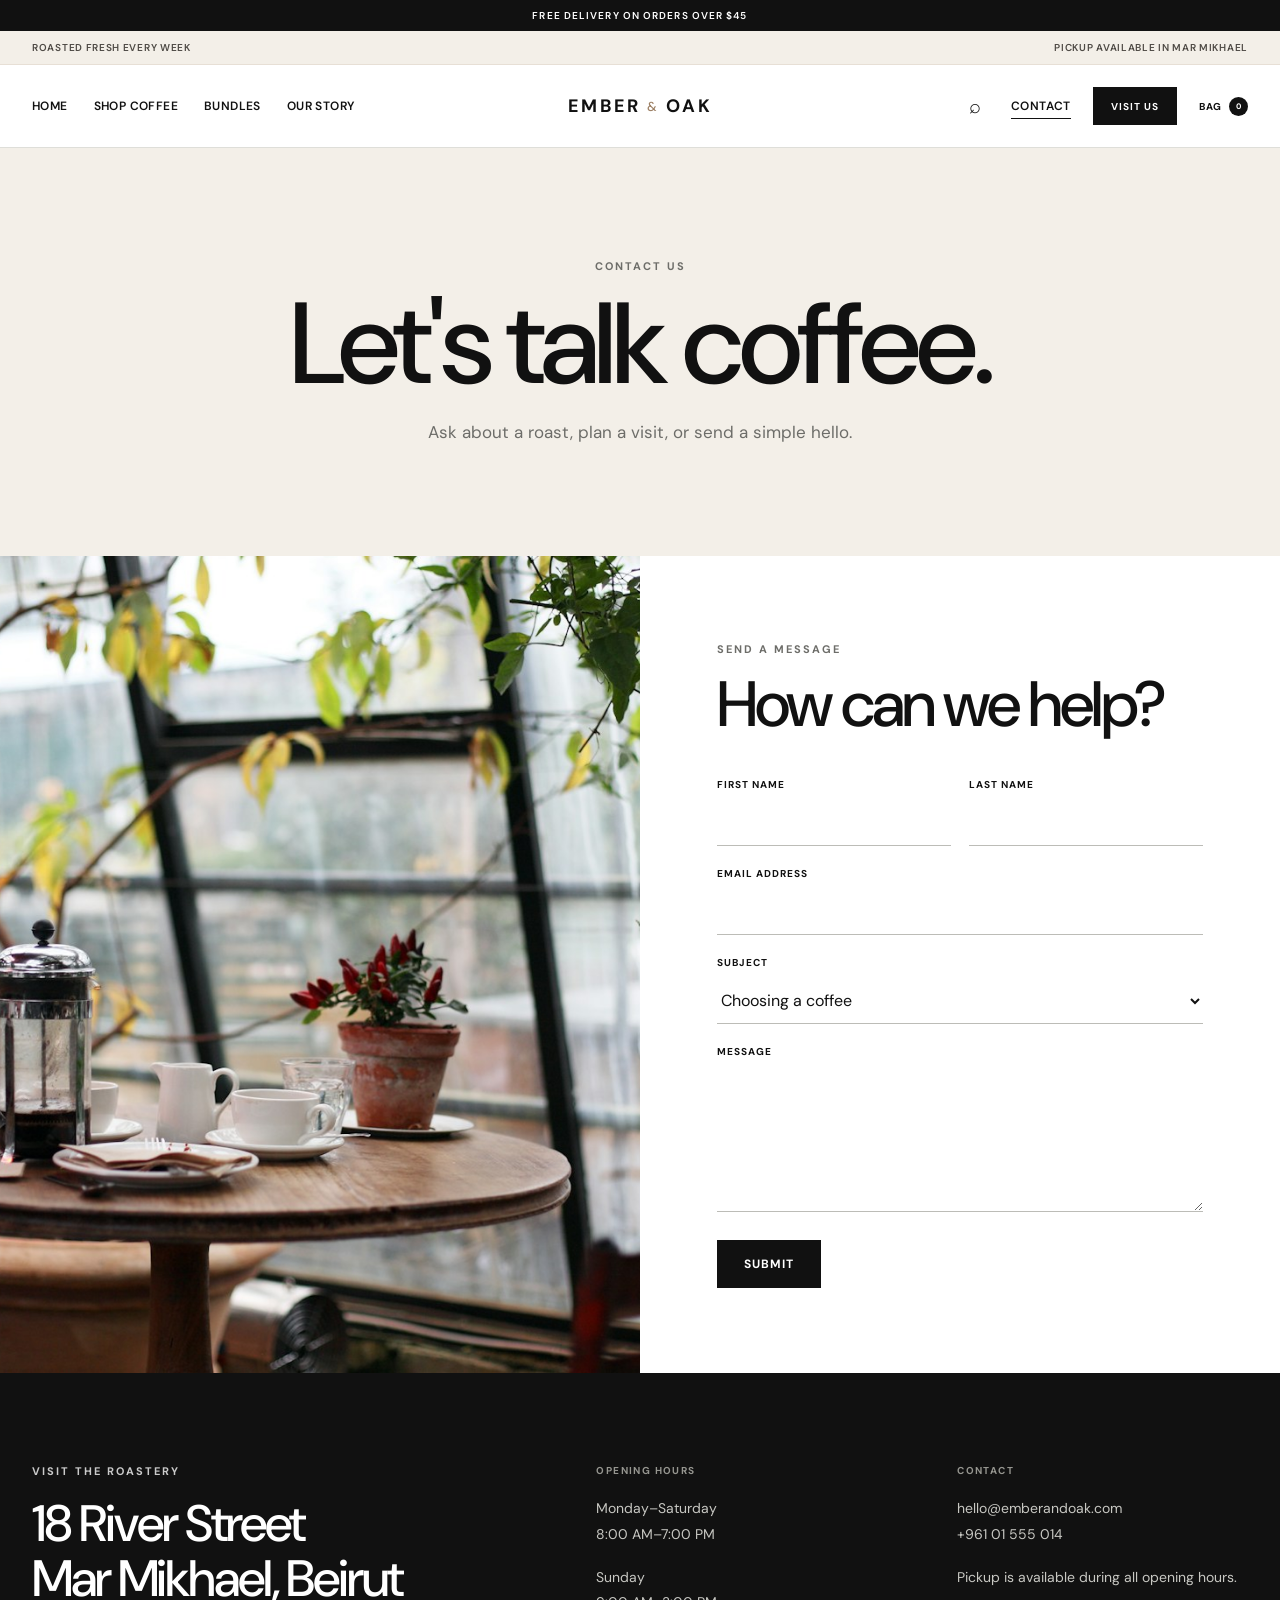
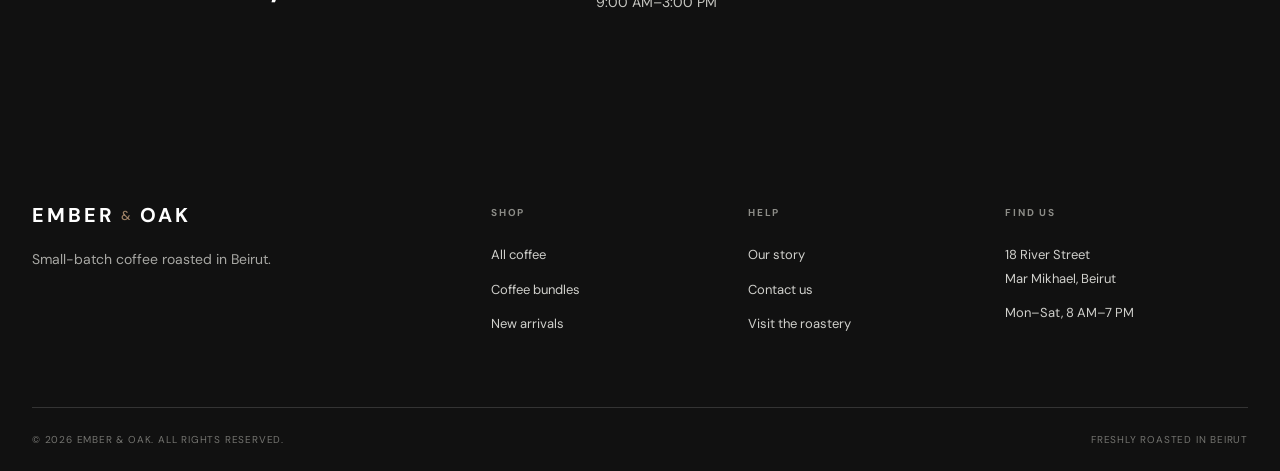
<file: pages/contact.html>
<!DOCTYPE html>
<html lang="en">
<head>
  <!-- Standard metadata keeps text readable and the page responsive. -->
  <meta charset="UTF-8">
  <meta name="viewport" content="width=device-width, initial-scale=1.0">
  <meta name="description" content="Contact or visit the Ember & Oak coffee roastery in Beirut for coffee recommendations, pickup, and wholesale enquiries.">
  <title>Contact | Ember &amp; Oak</title>
  <!-- All pages load the same typeface for a consistent visual identity. -->
  <link rel="preconnect" href="https://fonts.googleapis.com">
  <link rel="preconnect" href="https://fonts.gstatic.com" crossorigin>
  <link href="https://fonts.googleapis.com/css2?family=DM+Sans:wght@400;500;600;700&display=swap" rel="stylesheet">
  <!-- ../ means go up one folder, then open css/style.css. -->
  <link rel="stylesheet" href="../css/style.css">
</head>

<body>
  <!-- These two narrow bars provide quick store information. -->
  <div class="announcement-bar"><p>Free delivery on orders over $45</p></div>
  <div class="service-bar"><div class="container service-row"><p>Roasted fresh every week</p><p>Pickup available in Mar Mikhael</p></div></div>

  <!-- SHARED HEADER: copied between pages because plain HTML has no components. -->
  <header class="site-header">
    <div class="container nav-shell">
      <!-- The checkbox controls the mobile navigation using CSS. -->
      <input class="menu-toggle" type="checkbox" id="menu-toggle">
      <label class="menu-button" for="menu-toggle" aria-label="Open navigation menu"><span></span><span></span><span></span></label>

      <!-- Main navigation connects all four pages. -->
      <nav class="main-nav" aria-label="Main navigation">
        <ul class="nav-list">
          <li><a href="../index.html">Home</a></li>
          <li><a href="products.html">Shop coffee</a></li>
          <li><a href="products.html#bundles">Bundles</a></li>
          <li><a href="about.html">Our story</a></li>
        </ul>
      </nav>
      <!-- The logo is also a homepage link. -->
      <a class="brand" href="../index.html" aria-label="Ember and Oak home"><strong>EMBER</strong><span>&amp;</span><strong>OAK</strong></a>

      <!-- #visit jumps to the opening-hours section lower on this page. -->
      <div class="nav-actions"><a class="nav-contact active" aria-current="page" href="contact.html">Contact</a><a class="header-cta" href="#visit">Visit us</a></div>
    </div>
  </header>

  <!-- main groups the Contact page's heading, form, and visit information. -->
  <main>
    <!-- A short page heading introduces the purpose of the form. -->
    <section class="page-heading">
      <div class="container narrow-heading">
        <p class="eyebrow">Contact us</p>
        <h1>Let&apos;s talk coffee.</h1>
        <p>Ask about a roast, plan a visit, or send a simple hello.</p>
      </div>
    </section>

    <!-- The reference contact page uses a compact form beside a large image. -->
    <section class="contact-main">
      <!-- This image and the form each take 50% width on desktop. -->
      <div class="contact-photo"><img src="../images/cafe.jpg" alt="A bright cafe table surrounded by plants"></div>

      <div class="contact-form-wrap">
        <p class="eyebrow">Send a message</p>
        <h2>How can we help?</h2>

        <!--
          Required fields use built-in browser validation.
          BACKEND REQUIRED: connect this form to a secure form endpoint, add
          server-side validation, spam protection, and email/database delivery.
        -->
        <form class="contact-form" action="#">
          <!-- Flexbox places first and last name on the same row. -->
          <div class="form-row">
            <div class="form-field"><label for="first-name">First name</label><input id="first-name" name="first-name" type="text" required></div>
            <div class="form-field"><label for="last-name">Last name</label><input id="last-name" name="last-name" type="text" required></div>
          </div>
          <div class="form-field"><label for="email">Email address</label><input id="email" name="email" type="email" required></div>
          <div class="form-field">
            <label for="subject">Subject</label>
            <select id="subject" name="subject">
              <option value="coffee">Choosing a coffee</option>
              <option value="visit">Visiting the roastery</option>
              <option value="wholesale">Wholesale enquiry</option>
              <option value="other">Something else</option>
            </select>
          </div>
          <div class="form-field"><label for="message">Message</label><textarea id="message" name="message" rows="5" required></textarea></div>
          <button class="button button-dark" type="submit">Submit</button>
        </form>
      </div>
    </section>

    <!-- The Visit us navigation link jumps directly to this id. -->
    <section class="visit-information" id="visit">
      <div class="container visit-info-grid">
        <div><p class="eyebrow light">Visit the roastery</p><h2>18 River Street<br>Mar Mikhael, Beirut</h2></div>
        <div><h3>Opening hours</h3><p>Monday&ndash;Saturday<br>8:00 AM&ndash;7:00 PM</p><p>Sunday<br>9:00 AM&ndash;3:00 PM</p></div>
        <div><h3>Contact</h3><p>hello@emberandoak.com<br>+961 01 555 014</p><p>Pickup is available during all opening hours.</p></div>
      </div>
    </section>
  </main>

  <!-- SHARED FOOTER: this matches the footer on the other three pages. -->
  <footer class="site-footer">
    <div class="container footer-grid">
      <div class="footer-brand"><a class="brand footer-logo" href="../index.html"><strong>EMBER</strong><span>&amp;</span><strong>OAK</strong></a><p>Small-batch coffee roasted in Beirut.</p></div>
      <div class="footer-column"><h2>Shop</h2><a href="products.html">All coffee</a><a href="products.html#bundles">Coffee bundles</a><a href="products.html">New arrivals</a></div>
      <div class="footer-column"><h2>Help</h2><a href="about.html">Our story</a><a href="contact.html">Contact us</a><a href="#visit">Visit the roastery</a></div>
      <div class="footer-column"><h2>Find us</h2><p>18 River Street<br>Mar Mikhael, Beirut</p><p>Mon&ndash;Sat, 8 AM&ndash;7 PM</p></div>
    </div>
    <div class="container footer-bottom"><p>&copy; 2026 Ember &amp; Oak. All rights reserved.</p><p>Freshly roasted in Beirut</p></div>
  </footer>
  <script src="../js/script.js"></script>
</body>
</html>
</file>
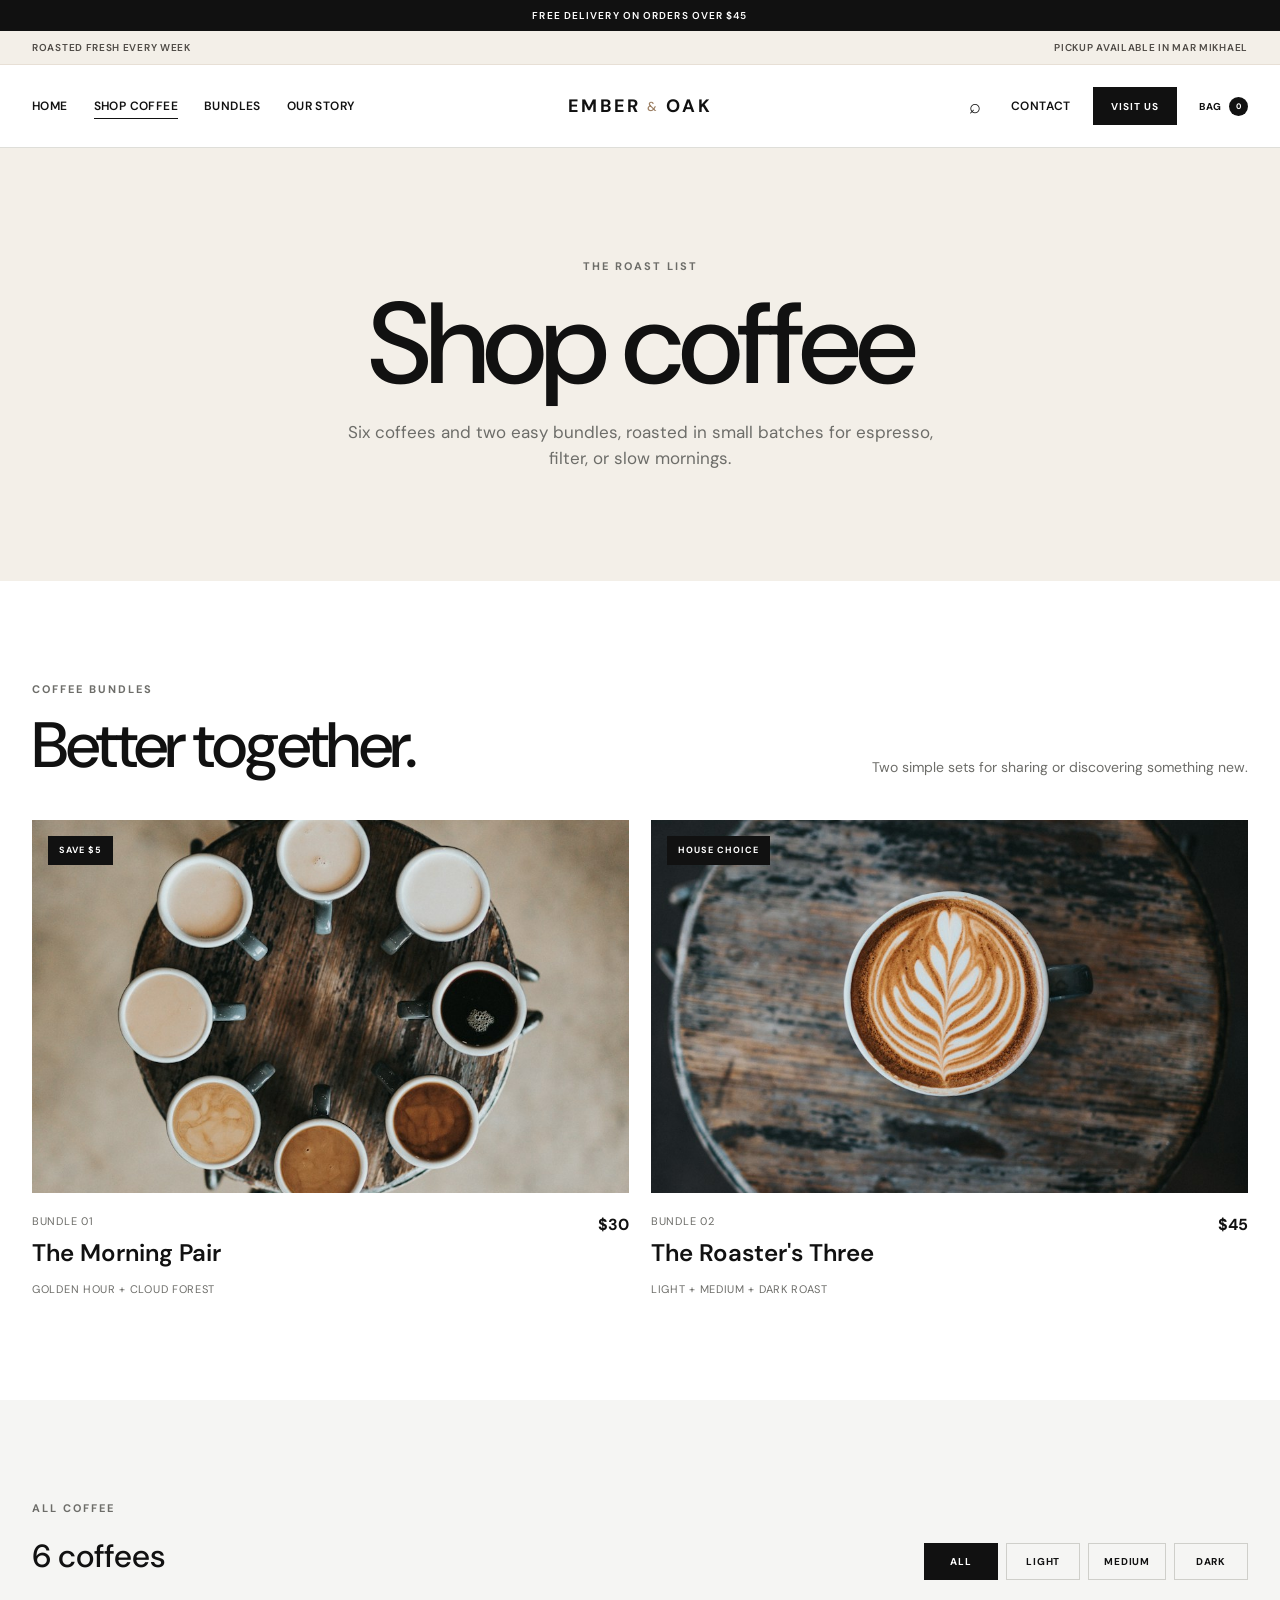
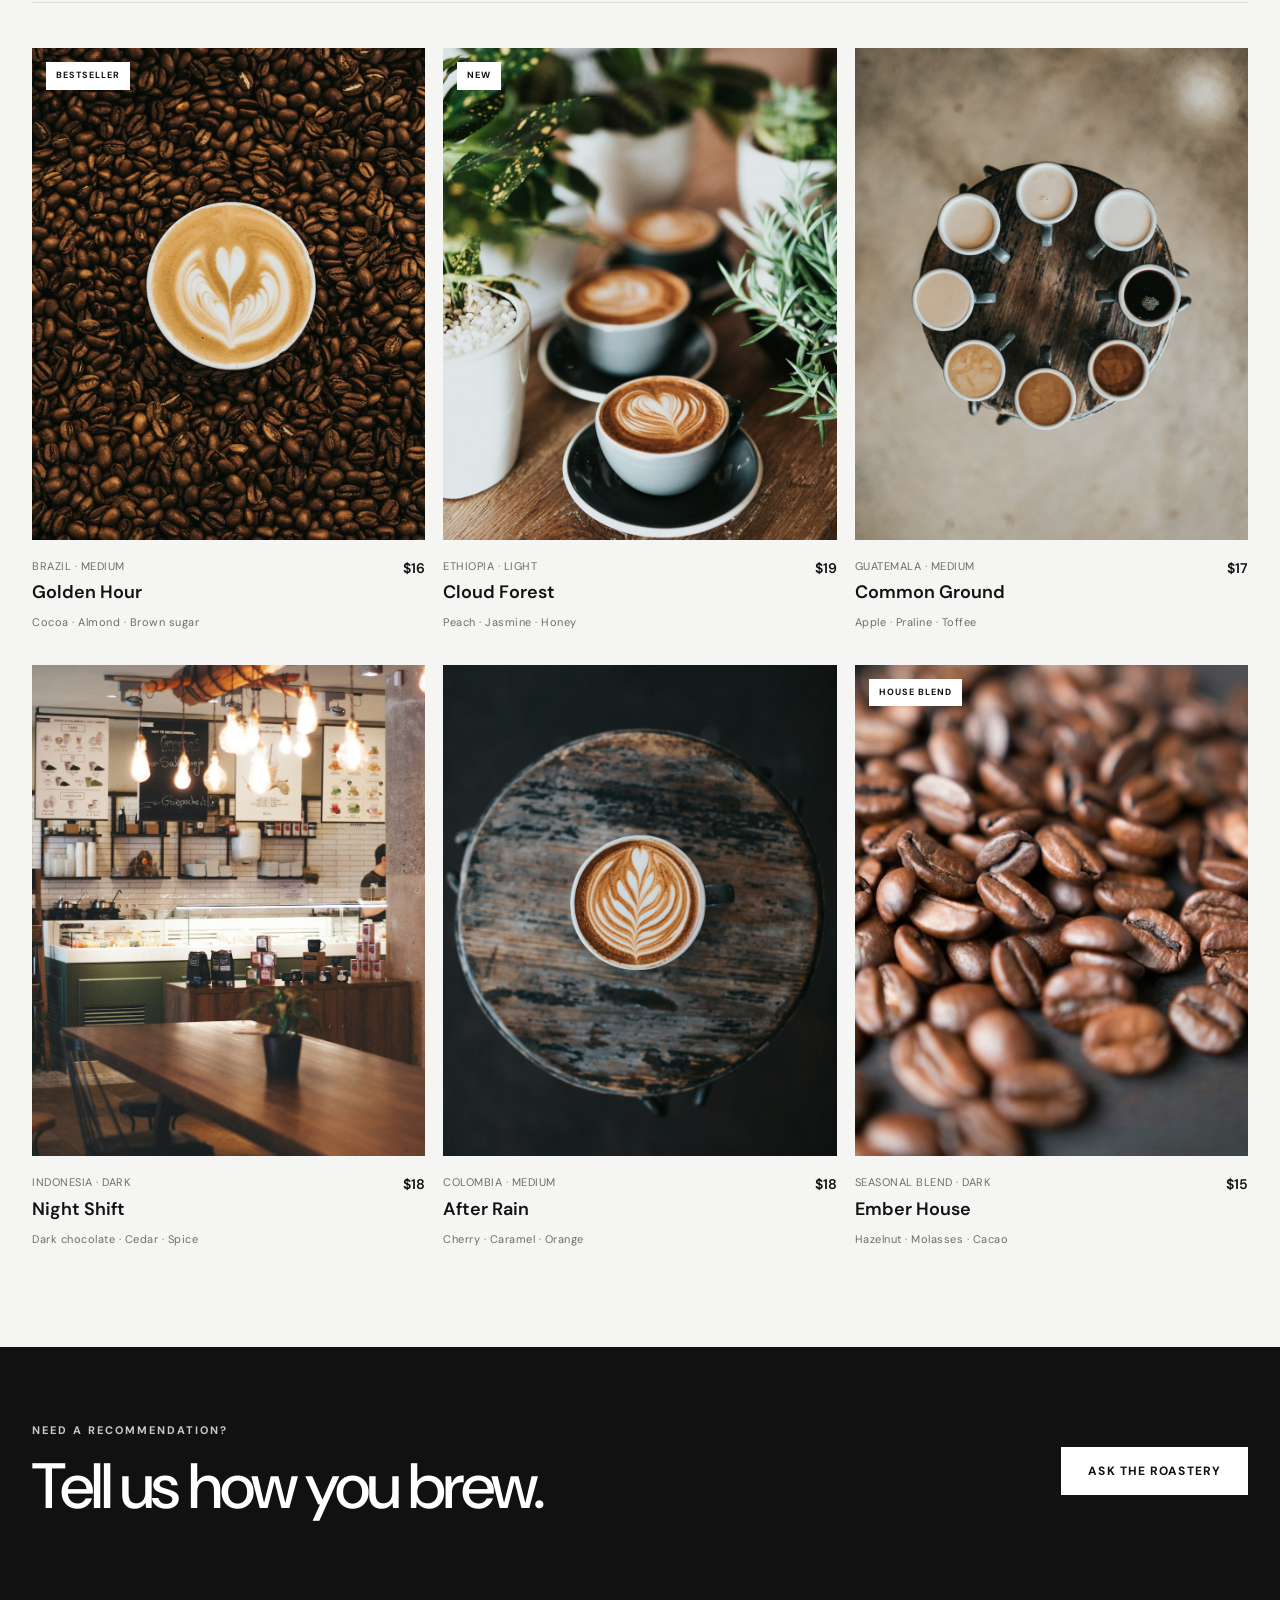
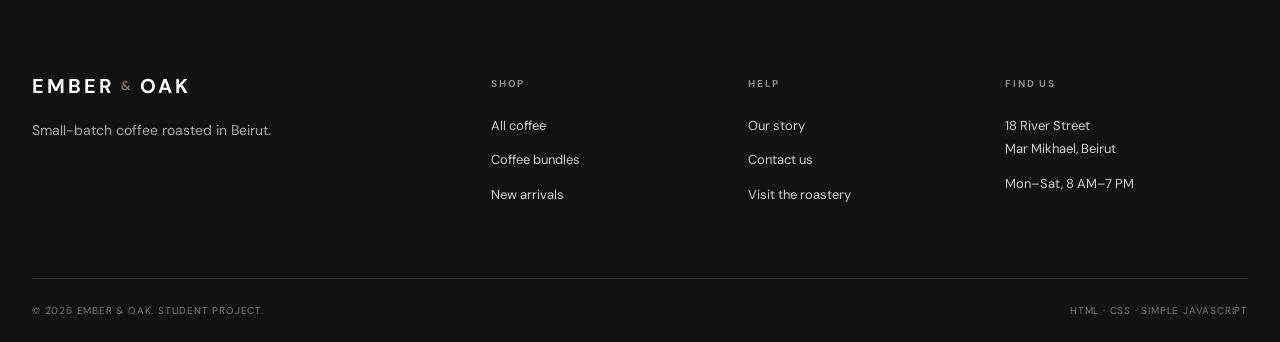
<file: pages/products.htm>
<!DOCTYPE html>
<html lang="en">
<head>
  <!-- These meta tags set the character encoding and responsive viewport. -->
  <meta charset="UTF-8">
  <meta name="viewport" content="width=device-width, initial-scale=1.0">
  <meta name="description" content="Explore Ember & Oak coffee bundles and freshly roasted coffees.">
  <title>Shop Coffee | Ember &amp; Oak</title>
  <!-- Preconnect helps the browser begin connecting to Google Fonts early. -->
  <link rel="preconnect" href="https://fonts.googleapis.com">
  <link rel="preconnect" href="https://fonts.gstatic.com" crossorigin>
  <link href="https://fonts.googleapis.com/css2?family=DM+Sans:wght@400;500;600;700&display=swap" rel="stylesheet">
  <!-- ../ goes up from pages before entering the css folder. -->
  <link rel="stylesheet" href="../css/style.css">
</head>

<body>
  <!-- Two information bars repeat the retail structure of the reference site. -->
  <div class="announcement-bar"><p>Free delivery on orders over $45</p></div>
  <div class="service-bar"><div class="container service-row"><p>Roasted fresh every week</p><p>Pickup available in Mar Mikhael</p></div></div>

  <!-- SHARED HEADER: the same navigation structure is used on all pages. -->
  <header class="site-header">
    <div class="container nav-shell">
      <!-- CSS checks whether this checkbox is selected on mobile screens. -->
      <input class="menu-toggle" type="checkbox" id="menu-toggle">
      <label class="menu-button" for="menu-toggle" aria-label="Open navigation menu"><span></span><span></span><span></span></label>

      <!-- aria-current tells screen readers which page is currently open. -->
      <nav class="main-nav" aria-label="Main navigation">
        <ul class="nav-list">
          <li><a href="../index.htm">Home</a></li>
          <li><a class="active" aria-current="page" href="products.htm">Shop coffee</a></li>
          <li><a href="#bundles">Bundles</a></li>
          <li><a href="about.htm">Our story</a></li>
        </ul>
      </nav>
      <!-- ../index.htm goes up from pages/ and returns to the homepage. -->
      <a class="brand" href="../index.htm" aria-label="Ember and Oak home"><strong>EMBER</strong><span>&amp;</span><strong>OAK</strong></a>

      <!-- These are simple working links, not a fake shopping cart. -->
      <div class="nav-actions"><a class="nav-contact" href="contact.htm">Contact</a><a class="header-cta" href="contact.htm#visit">Visit us</a></div>
    </div>
  </header>

  <!-- main contains the unique content of this page. -->
  <main>
    <!-- A short collection heading matches the simple reference collection pages. -->
    <section class="page-heading">
      <div class="container narrow-heading">
        <p class="eyebrow">The roast list</p>
        <h1>Shop coffee</h1>
        <p>Six coffees and two easy bundles, roasted in small batches for espresso, filter, or slow mornings.</p>
      </div>
    </section>

    <!-- Bundles come first because the supplied reference included a bundles page. -->
    <section class="section bundles-section" id="bundles">
      <div class="container">
        <div class="section-title title-with-link">
          <div><p class="eyebrow">Coffee bundles</p><h2>Better together.</h2></div>
          <p class="section-note">Two simple sets for sharing or discovering something new.</p>
        </div>

        <!-- Flexbox places these two bundle cards beside each other. -->
        <div class="bundle-grid">
          <article class="bundle-card">
            <div class="bundle-image"><img src="../images/coffee-3.jpg" alt="Several coffee drinks arranged together"><span>Save $5</span></div>
            <div class="bundle-copy"><div><p>Bundle 01</p><h3>The Morning Pair</h3><span>Golden Hour + Cloud Forest</span></div><strong>$30</strong></div>
          </article>
          <article class="bundle-card">
            <div class="bundle-image"><img src="../images/coffee-5.jpg" alt="Coffee served on a wooden table"><span>House choice</span></div>
            <div class="bundle-copy"><div><p>Bundle 02</p><h3>The Roaster's Three</h3><span>Light + medium + dark roast</span></div><strong>$45</strong></div>
          </article>
        </div>
      </div>
    </section>

    <section class="section collection-section">
      <div class="container">
        <!-- The buttons use the small JavaScript file to filter by roast level. -->
        <div class="product-toolbar">
          <div><p class="eyebrow">All coffee</p><h2><span id="product-count">6 coffees</span></h2></div>
          <div class="filter-list" aria-label="Filter coffee by roast">
            <button class="filter-button active" type="button" data-filter="all" aria-pressed="true">All</button>
            <button class="filter-button" type="button" data-filter="light" aria-pressed="false">Light</button>
            <button class="filter-button" type="button" data-filter="medium" aria-pressed="false">Medium</button>
            <button class="filter-button" type="button" data-filter="dark" aria-pressed="false">Dark</button>
          </div>
        </div>

        <!--
          Every product uses the same card structure.
          data-roast is the value compared by JavaScript.
        -->
        <div class="product-grid full-product-grid">
          <article class="product-card" data-roast="medium">
            <div class="product-image"><img src="../images/coffee-1.jpg" alt="Golden Hour coffee"><span class="product-badge">Bestseller</span></div>
            <div class="product-details"><div><p>Brazil &middot; Medium</p><h3>Golden Hour</h3></div><strong>$16</strong></div>
            <p class="taste-notes">Cocoa &middot; Almond &middot; Brown sugar</p>
          </article>

          <article class="product-card" data-roast="light">
            <div class="product-image"><img src="../images/coffee-2.jpg" alt="Cloud Forest coffee"><span class="product-badge">New</span></div>
            <div class="product-details"><div><p>Ethiopia &middot; Light</p><h3>Cloud Forest</h3></div><strong>$19</strong></div>
            <p class="taste-notes">Peach &middot; Jasmine &middot; Honey</p>
          </article>

          <article class="product-card" data-roast="medium">
            <div class="product-image"><img src="../images/coffee-3.jpg" alt="Common Ground coffee"></div>
            <div class="product-details"><div><p>Guatemala &middot; Medium</p><h3>Common Ground</h3></div><strong>$17</strong></div>
            <p class="taste-notes">Apple &middot; Praline &middot; Toffee</p>
          </article>

          <article class="product-card" data-roast="dark">
            <div class="product-image"><img src="../images/coffee-4.jpg" alt="Night Shift coffee"></div>
            <div class="product-details"><div><p>Indonesia &middot; Dark</p><h3>Night Shift</h3></div><strong>$18</strong></div>
            <p class="taste-notes">Dark chocolate &middot; Cedar &middot; Spice</p>
          </article>

          <article class="product-card" data-roast="medium">
            <div class="product-image"><img src="../images/coffee-5.jpg" alt="After Rain coffee"></div>
            <div class="product-details"><div><p>Colombia &middot; Medium</p><h3>After Rain</h3></div><strong>$18</strong></div>
            <p class="taste-notes">Cherry &middot; Caramel &middot; Orange</p>
          </article>

          <article class="product-card" data-roast="dark">
            <div class="product-image"><img src="../images/coffee-6.jpg" alt="Ember House coffee"><span class="product-badge">House blend</span></div>
            <div class="product-details"><div><p>Seasonal blend &middot; Dark</p><h3>Ember House</h3></div><strong>$15</strong></div>
            <p class="taste-notes">Hazelnut &middot; Molasses &middot; Cacao</p>
          </article>
        </div>
      </div>
    </section>

    <!-- This call-to-action gives visitors a useful next step. -->
    <section class="shop-help">
      <div class="container shop-help-row">
        <div><p class="eyebrow light">Need a recommendation?</p><h2>Tell us how you brew.</h2></div>
        <a class="button button-light" href="contact.htm">Ask the roastery</a>
      </div>
    </section>
  </main>

  <!-- SHARED FOOTER: four columns are arranged with CSS Grid. -->
  <footer class="site-footer">
    <div class="container footer-grid">
      <div class="footer-brand"><a class="brand footer-logo" href="../index.htm"><strong>EMBER</strong><span>&amp;</span><strong>OAK</strong></a><p>Small-batch coffee roasted in Beirut.</p></div>
      <div class="footer-column"><h2>Shop</h2><a href="products.htm">All coffee</a><a href="#bundles">Coffee bundles</a><a href="products.htm">New arrivals</a></div>
      <div class="footer-column"><h2>Help</h2><a href="about.htm">Our story</a><a href="contact.htm">Contact us</a><a href="contact.htm#visit">Visit the roastery</a></div>
      <div class="footer-column"><h2>Find us</h2><p>18 River Street<br>Mar Mikhael, Beirut</p><p>Mon&ndash;Sat, 8 AM&ndash;7 PM</p></div>
    </div>
    <div class="container footer-bottom"><p>&copy; 2026 Ember &amp; Oak. Student project.</p><p>HTML &middot; CSS &middot; Simple JavaScript</p></div>
  </footer>

  <!--
    This is the only page that needs JavaScript.
    Loading it at the end means all product HTML exists before the script runs.
  -->
  <script src="../js/script.js"></script>
</body>
</html>
</file>
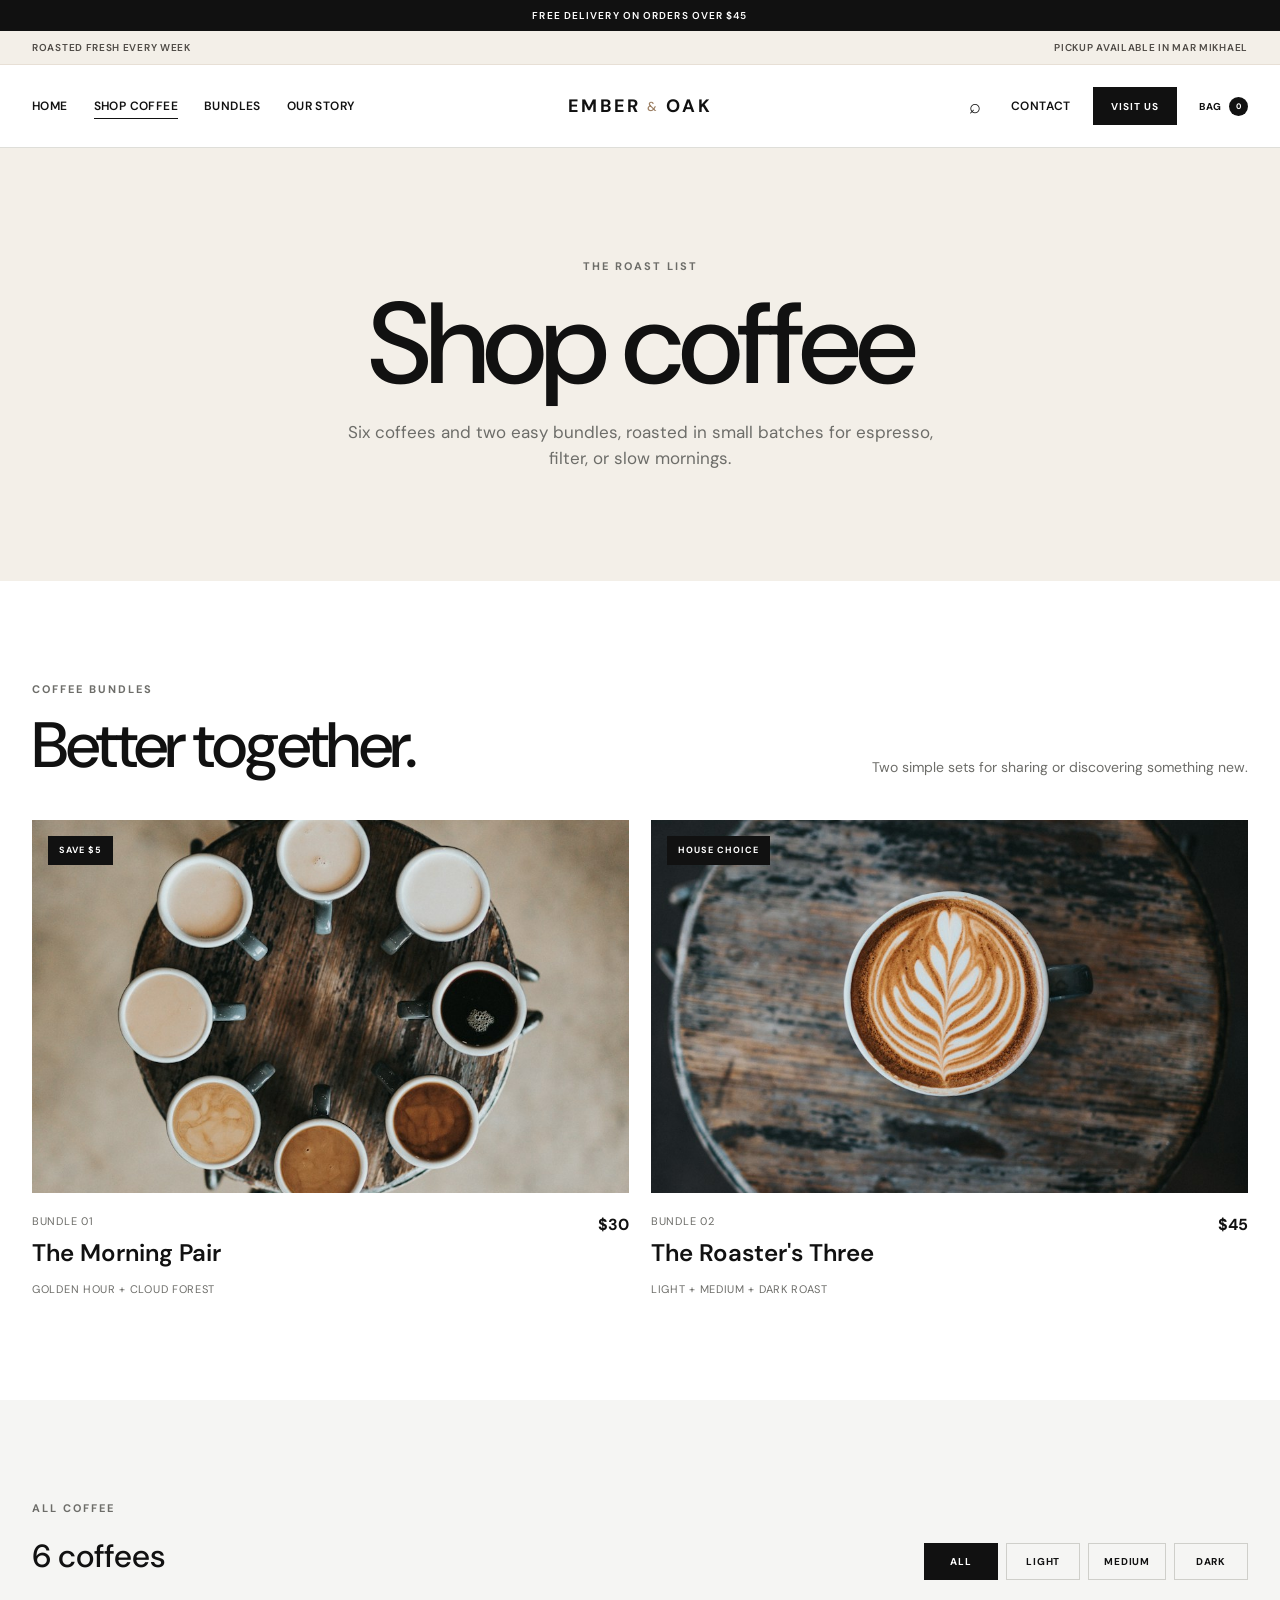
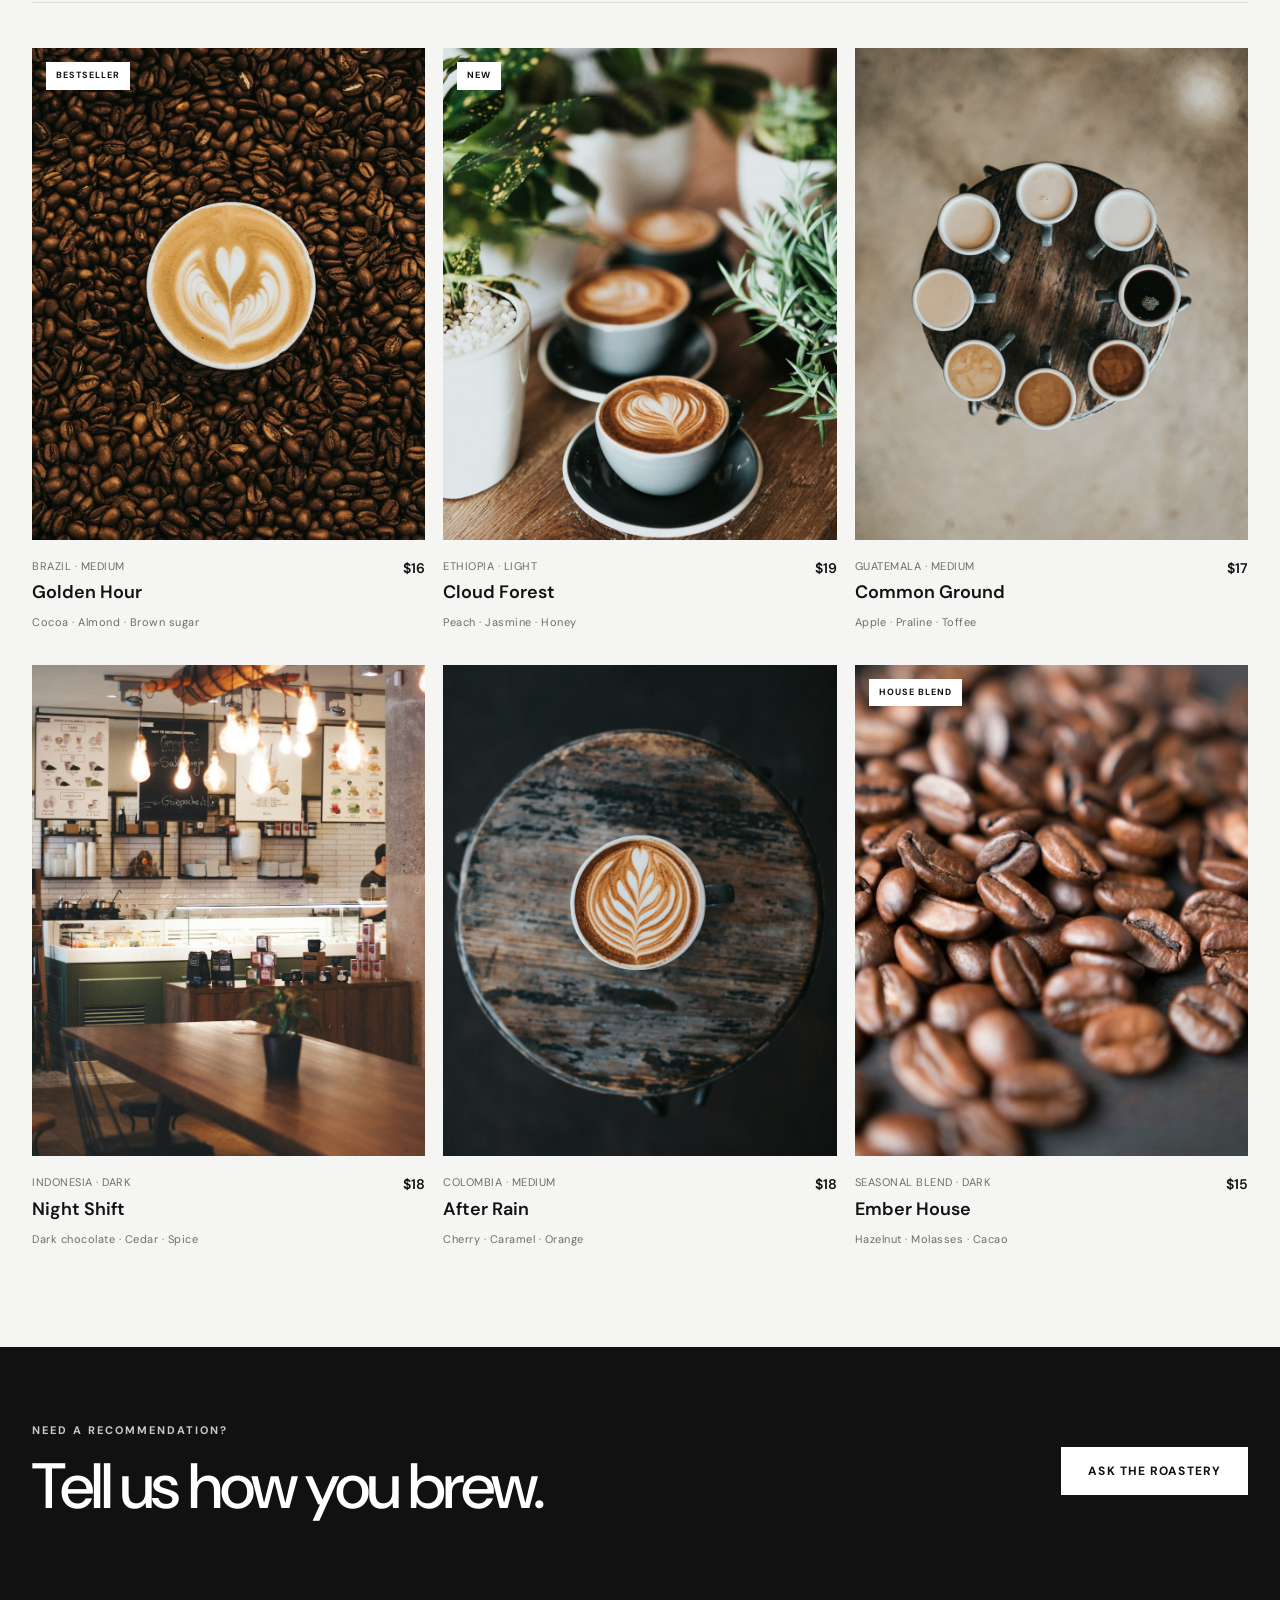
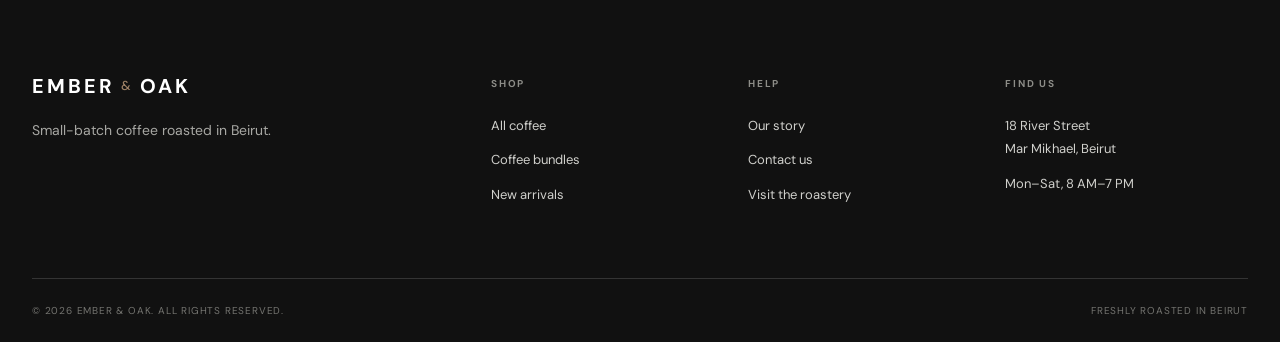
<file: pages/products.html>
<!DOCTYPE html>
<html lang="en">
<head>
  <!-- These meta tags set the character encoding and responsive viewport. -->
  <meta charset="UTF-8">
  <meta name="viewport" content="width=device-width, initial-scale=1.0">
  <meta name="description" content="Explore Ember & Oak coffee bundles and freshly roasted coffees.">
  <title>Shop Coffee | Ember &amp; Oak</title>
  <!-- Preconnect helps the browser begin connecting to Google Fonts early. -->
  <link rel="preconnect" href="https://fonts.googleapis.com">
  <link rel="preconnect" href="https://fonts.gstatic.com" crossorigin>
  <link href="https://fonts.googleapis.com/css2?family=DM+Sans:wght@400;500;600;700&display=swap" rel="stylesheet">
  <!-- ../ goes up from pages before entering the css folder. -->
  <link rel="stylesheet" href="../css/style.css">
</head>

<body>
  <!-- Two information bars repeat the retail structure of the reference site. -->
  <div class="announcement-bar"><p>Free delivery on orders over $45</p></div>
  <div class="service-bar"><div class="container service-row"><p>Roasted fresh every week</p><p>Pickup available in Mar Mikhael</p></div></div>

  <!-- SHARED HEADER: the same navigation structure is used on all pages. -->
  <header class="site-header">
    <div class="container nav-shell">
      <!-- CSS checks whether this checkbox is selected on mobile screens. -->
      <input class="menu-toggle" type="checkbox" id="menu-toggle">
      <label class="menu-button" for="menu-toggle" aria-label="Open navigation menu"><span></span><span></span><span></span></label>

      <!-- aria-current tells screen readers which page is currently open. -->
      <nav class="main-nav" aria-label="Main navigation">
        <ul class="nav-list">
          <li><a href="../index.html">Home</a></li>
          <li><a class="active" aria-current="page" href="products.html">Shop coffee</a></li>
          <li><a href="#bundles">Bundles</a></li>
          <li><a href="about.html">Our story</a></li>
        </ul>
      </nav>
      <!-- ../index.html goes up from pages/ and returns to the homepage. -->
      <a class="brand" href="../index.html" aria-label="Ember and Oak home"><strong>EMBER</strong><span>&amp;</span><strong>OAK</strong></a>

      <!-- These are simple working links, not a fake shopping cart. -->
      <div class="nav-actions"><a class="nav-contact" href="contact.html">Contact</a><a class="header-cta" href="contact.html#visit">Visit us</a></div>
    </div>
  </header>

  <!-- main contains the unique content of this page. -->
  <main>
    <!-- A short collection heading matches the simple reference collection pages. -->
    <section class="page-heading">
      <div class="container narrow-heading">
        <p class="eyebrow">The roast list</p>
        <h1>Shop coffee</h1>
        <p>Six coffees and two easy bundles, roasted in small batches for espresso, filter, or slow mornings.</p>
      </div>
    </section>

    <!-- Bundles come first because the supplied reference included a bundles page. -->
    <section class="section bundles-section" id="bundles">
      <div class="container">
        <div class="section-title title-with-link">
          <div><p class="eyebrow">Coffee bundles</p><h2>Better together.</h2></div>
          <p class="section-note">Two simple sets for sharing or discovering something new.</p>
        </div>

        <!-- Flexbox places these two bundle cards beside each other. -->
        <div class="bundle-grid">
          <article class="bundle-card">
            <div class="bundle-image"><img src="../images/coffee-3.jpg" alt="Several coffee drinks arranged together"><span>Save $5</span></div>
            <div class="bundle-copy"><div><p>Bundle 01</p><h3>The Morning Pair</h3><span>Golden Hour + Cloud Forest</span></div><strong>$30</strong></div>
          </article>
          <article class="bundle-card">
            <div class="bundle-image"><img src="../images/coffee-5.jpg" alt="Coffee served on a wooden table"><span>House choice</span></div>
            <div class="bundle-copy"><div><p>Bundle 02</p><h3>The Roaster's Three</h3><span>Light + medium + dark roast</span></div><strong>$45</strong></div>
          </article>
        </div>
      </div>
    </section>

    <section class="section collection-section">
      <div class="container">
        <!-- The buttons use the small JavaScript file to filter by roast level. -->
        <div class="product-toolbar">
          <div><p class="eyebrow">All coffee</p><h2><span id="product-count">6 coffees</span></h2></div>
          <div class="filter-list" aria-label="Filter coffee by roast">
            <button class="filter-button active" type="button" data-filter="all" aria-pressed="true">All</button>
            <button class="filter-button" type="button" data-filter="light" aria-pressed="false">Light</button>
            <button class="filter-button" type="button" data-filter="medium" aria-pressed="false">Medium</button>
            <button class="filter-button" type="button" data-filter="dark" aria-pressed="false">Dark</button>
          </div>
        </div>

        <!--
          Every product uses the same card structure.
          data-roast is the value compared by JavaScript.
        -->
        <div class="product-grid full-product-grid">
          <article class="product-card" data-roast="medium">
            <div class="product-image"><img src="../images/coffee-1.jpg" alt="Golden Hour coffee"><span class="product-badge">Bestseller</span></div>
            <div class="product-details"><div><p>Brazil &middot; Medium</p><h3>Golden Hour</h3></div><strong>$16</strong></div>
            <p class="taste-notes">Cocoa &middot; Almond &middot; Brown sugar</p>
          </article>

          <article class="product-card" data-roast="light">
            <div class="product-image"><img src="../images/coffee-2.jpg" alt="Cloud Forest coffee"><span class="product-badge">New</span></div>
            <div class="product-details"><div><p>Ethiopia &middot; Light</p><h3>Cloud Forest</h3></div><strong>$19</strong></div>
            <p class="taste-notes">Peach &middot; Jasmine &middot; Honey</p>
          </article>

          <article class="product-card" data-roast="medium">
            <div class="product-image"><img src="../images/coffee-3.jpg" alt="Common Ground coffee"></div>
            <div class="product-details"><div><p>Guatemala &middot; Medium</p><h3>Common Ground</h3></div><strong>$17</strong></div>
            <p class="taste-notes">Apple &middot; Praline &middot; Toffee</p>
          </article>

          <article class="product-card" data-roast="dark">
            <div class="product-image"><img src="../images/coffee-4.jpg" alt="Night Shift coffee"></div>
            <div class="product-details"><div><p>Indonesia &middot; Dark</p><h3>Night Shift</h3></div><strong>$18</strong></div>
            <p class="taste-notes">Dark chocolate &middot; Cedar &middot; Spice</p>
          </article>

          <article class="product-card" data-roast="medium">
            <div class="product-image"><img src="../images/coffee-5.jpg" alt="After Rain coffee"></div>
            <div class="product-details"><div><p>Colombia &middot; Medium</p><h3>After Rain</h3></div><strong>$18</strong></div>
            <p class="taste-notes">Cherry &middot; Caramel &middot; Orange</p>
          </article>

          <article class="product-card" data-roast="dark">
            <div class="product-image"><img src="../images/coffee-6.jpg" alt="Ember House coffee"><span class="product-badge">House blend</span></div>
            <div class="product-details"><div><p>Seasonal blend &middot; Dark</p><h3>Ember House</h3></div><strong>$15</strong></div>
            <p class="taste-notes">Hazelnut &middot; Molasses &middot; Cacao</p>
          </article>
        </div>
      </div>
    </section>

    <!-- This call-to-action gives visitors a useful next step. -->
    <section class="shop-help">
      <div class="container shop-help-row">
        <div><p class="eyebrow light">Need a recommendation?</p><h2>Tell us how you brew.</h2></div>
        <a class="button button-light" href="contact.html">Ask the roastery</a>
      </div>
    </section>
  </main>

  <!-- SHARED FOOTER: four columns are arranged with CSS Grid. -->
  <footer class="site-footer">
    <div class="container footer-grid">
      <div class="footer-brand"><a class="brand footer-logo" href="../index.html"><strong>EMBER</strong><span>&amp;</span><strong>OAK</strong></a><p>Small-batch coffee roasted in Beirut.</p></div>
      <div class="footer-column"><h2>Shop</h2><a href="products.html">All coffee</a><a href="#bundles">Coffee bundles</a><a href="products.html">New arrivals</a></div>
      <div class="footer-column"><h2>Help</h2><a href="about.html">Our story</a><a href="contact.html">Contact us</a><a href="contact.html#visit">Visit the roastery</a></div>
      <div class="footer-column"><h2>Find us</h2><p>18 River Street<br>Mar Mikhael, Beirut</p><p>Mon&ndash;Sat, 8 AM&ndash;7 PM</p></div>
    </div>
    <div class="container footer-bottom"><p>&copy; 2026 Ember &amp; Oak. All rights reserved.</p><p>Freshly roasted in Beirut</p></div>
  </footer>

  <!--
    This is the only page that needs JavaScript.
    Loading it at the end means all product HTML exists before the script runs.
  -->
  <script src="../js/script.js"></script>
</body>
</html>
</file>
<file: css/style.css>
/* ================================================================
   EMBER & OAK - SHARED STYLESHEET

   The file is divided into numbered sections so a beginner can find
   the styles for each part of the website quickly.
   ================================================================ */

/* ----------------------------------------------------------------
   1. DESIGN VARIABLES
   Variables prevent us from repeating the same values everywhere.
   ---------------------------------------------------------------- */
:root {
  --black: #111111;
  --charcoal: #242424;
  --white: #ffffff;
  --cream: #f3efe8;
  --sand: #d8c7b5;
  --soft-gray: #f5f5f3;
  --mid-gray: #6d6d69;
  --line: #deded9;
  --container: 1380px;
  --font: "DM Sans", Arial, sans-serif;
}

/* ----------------------------------------------------------------
   2. RESET AND BASIC ELEMENTS
   Browsers include default spacing, so we create a clean baseline.
   ---------------------------------------------------------------- */
* {
  margin: 0;
  padding: 0;
  box-sizing: border-box;
}

html {
  scroll-behavior: smooth;
}

body {
  min-height: 100vh;
  overflow-x: hidden;
  background: var(--white);
  color: var(--black);
  font-family: var(--font);
  line-height: 1.5;
}

img {
  display: block;
  width: 100%;
}

a {
  color: inherit;
  text-decoration: none;
}

button,
input,
select,
textarea {
  color: inherit;
  font: inherit;
}

button {
  cursor: pointer;
}

h1,
h2,
h3,
p {
  overflow-wrap: break-word;
}

/* ----------------------------------------------------------------
   3. REUSABLE HELPERS
   These classes are shared by several different pages.
   ---------------------------------------------------------------- */
.container {
  width: min(calc(100% - 64px), var(--container));
  margin-inline: auto;
}

.section {
  padding: 100px 0;
}

.eyebrow {
  margin-bottom: 16px;
  color: var(--mid-gray);
  font-size: 11px;
  font-weight: 700;
  letter-spacing: 2px;
  text-transform: uppercase;
}

.eyebrow.light {
  color: rgba(255, 255, 255, 0.78);
}

.button {
  min-height: 48px;
  display: inline-flex;
  align-items: center;
  justify-content: center;
  padding: 0 26px;
  border: 1px solid transparent;
  font-size: 12px;
  font-weight: 700;
  letter-spacing: 1.1px;
  text-transform: uppercase;
  transition: background 0.2s ease, color 0.2s ease;
}

.button-light {
  background: var(--white);
  color: var(--black);
}

.button-light:hover {
  background: var(--black);
  color: var(--white);
  border-color: var(--white);
}

.button-dark {
  background: var(--black);
  color: var(--white);
}

.button-dark:hover {
  background: transparent;
  color: var(--black);
  border-color: var(--black);
}

.underlined-link {
  padding-bottom: 4px;
  border-bottom: 1px solid var(--black);
  font-size: 13px;
  font-weight: 600;
}

/* ----------------------------------------------------------------
   4. ANNOUNCEMENT BARS AND HEADER
   The reference store uses narrow messages above a clean white header.
   ---------------------------------------------------------------- */
.announcement-bar {
  min-height: 31px;
  display: flex;
  align-items: center;
  justify-content: center;
  padding: 6px 20px;
  background: var(--black);
  color: var(--white);
  text-align: center;
  font-size: 10px;
  font-weight: 600;
  letter-spacing: 1.1px;
  text-transform: uppercase;
}

.service-bar {
  padding: 9px 0;
  background: var(--cream);
  border-bottom: 1px solid #e7dfd5;
  color: #4e4a45;
  font-size: 10px;
  font-weight: 600;
  letter-spacing: 0.7px;
  text-transform: uppercase;
}

.service-row {
  display: flex;
  justify-content: space-between;
}

.site-header {
  position: sticky;
  top: 0;
  z-index: 50;
  background: var(--white);
  border-bottom: 1px solid var(--line);
}

.nav-shell {
  min-height: 82px;
  display: grid;
  grid-template-columns: 1fr auto 1fr;
  align-items: center;
  gap: 28px;
}

.main-nav {
  justify-self: start;
}

.nav-list {
  display: flex;
  align-items: center;
  gap: 26px;
  list-style: none;
}

.nav-list a,
.nav-contact {
  position: relative;
  display: inline-block;
  padding: 8px 0;
  font-size: 12px;
  font-weight: 600;
  letter-spacing: 0.4px;
  text-transform: uppercase;
}

.nav-list a::after,
.nav-contact::after {
  content: "";
  position: absolute;
  right: 0;
  bottom: 4px;
  left: 0;
  height: 1px;
  background: var(--black);
  transform: scaleX(0);
  transition: transform 0.2s ease;
}

.nav-list a:hover::after,
.nav-list a.active::after,
.nav-contact:hover::after,
.nav-contact.active::after {
  transform: scaleX(1);
}

.brand {
  justify-self: center;
  display: flex;
  align-items: center;
  gap: 6px;
  white-space: nowrap;
  font-size: 18px;
  letter-spacing: 3px;
  line-height: 1;
}

.brand span {
  color: #9d8065;
  font-size: 13px;
  font-weight: 500;
}

.nav-actions {
  justify-self: end;
  display: flex;
  align-items: center;
  gap: 22px;
}

.header-cta {
  display: inline-flex;
  align-items: center;
  justify-content: center;
  min-height: 38px;
  padding: 0 18px;
  background: var(--black);
  color: var(--white);
  font-size: 10px;
  font-weight: 700;
  letter-spacing: 1px;
  text-transform: uppercase;
}

/* The checkbox and hamburger are only used on smaller screens. */
.menu-toggle,
.menu-button {
  display: none;
}

/* ----------------------------------------------------------------
   5. HOMEPAGE HERO
   ---------------------------------------------------------------- */
.home-hero {
  position: relative;
  min-height: 660px;
  height: calc(100vh - 147px);
  max-height: 820px;
  overflow: hidden;
  background: var(--black);
  color: var(--white);
}

.home-hero > img {
  position: absolute;
  inset: 0;
  height: 100%;
  object-fit: cover;
}

.hero-shade {
  position: absolute;
  inset: 0;
  background: linear-gradient(90deg, rgba(0, 0, 0, 0.78) 0%, rgba(0, 0, 0, 0.34) 48%, rgba(0, 0, 0, 0.08) 100%);
}

.home-hero-content {
  position: relative;
  z-index: 2;
  height: 100%;
  display: flex;
  flex-direction: column;
  align-items: flex-start;
  justify-content: center;
}

.home-hero h1 {
  max-width: 760px;
  margin-bottom: 22px;
  font-size: clamp(68px, 9vw, 132px);
  font-weight: 500;
  letter-spacing: -6px;
  line-height: 0.86;
}

.home-hero-content > p:not(.eyebrow) {
  max-width: 470px;
  margin-bottom: 32px;
  color: rgba(255, 255, 255, 0.82);
  font-size: 17px;
}

.hero-corner-note {
  position: absolute;
  right: 32px;
  bottom: 26px;
  z-index: 2;
  font-size: 10px;
  font-weight: 600;
  letter-spacing: 1.5px;
  text-transform: uppercase;
}

/* ----------------------------------------------------------------
   6. SECTION TITLES AND CATEGORY CARDS
   ---------------------------------------------------------------- */
.section-title {
  margin-bottom: 42px;
}

.section-title h2,
.visit-copy h2,
.contact-form-wrap h2,
.shop-help h2 {
  font-size: clamp(38px, 5vw, 68px);
  font-weight: 500;
  letter-spacing: -2.8px;
  line-height: 1;
}

.centered-title {
  text-align: center;
}

.title-with-link {
  display: flex;
  align-items: end;
  justify-content: space-between;
  gap: 30px;
}

.category-grid {
  display: flex;
  gap: 16px;
}

.category-card {
  position: relative;
  flex: 1 1 25%;
  min-width: 0;
  height: 520px;
  overflow: hidden;
  background: #d7d2cc;
  color: var(--white);
}

.category-card img {
  height: 100%;
  object-fit: cover;
  transition: transform 0.45s ease;
}

.category-card:hover img {
  transform: scale(1.035);
}

.category-shade {
  position: absolute;
  inset: 0;
  background: linear-gradient(0deg, rgba(0, 0, 0, 0.65), transparent 58%);
}

.category-copy {
  position: absolute;
  right: 24px;
  bottom: 24px;
  left: 24px;
}

.category-copy span {
  display: block;
  margin-bottom: 10px;
  font-size: 10px;
  letter-spacing: 1.6px;
}

.category-copy h3 {
  margin-bottom: 6px;
  font-size: 27px;
  font-weight: 500;
}

.category-copy p {
  color: rgba(255, 255, 255, 0.76);
  font-size: 13px;
}

/* ----------------------------------------------------------------
   7. LARGE PROMOTIONAL BANNER
   ---------------------------------------------------------------- */
.feature-banner {
  position: relative;
  min-height: 660px;
  display: flex;
  align-items: center;
  overflow: hidden;
  background: var(--black);
  color: var(--white);
}

.feature-banner > img {
  position: absolute;
  inset: 0;
  height: 100%;
  object-fit: cover;
}

.feature-shade {
  position: absolute;
  inset: 0;
  background: linear-gradient(90deg, rgba(0, 0, 0, 0.74), rgba(0, 0, 0, 0.08));
}

.feature-copy {
  position: relative;
  z-index: 2;
}

.feature-copy h2 {
  max-width: 760px;
  margin-bottom: 22px;
  font-size: clamp(48px, 7vw, 94px);
  font-weight: 500;
  letter-spacing: -4px;
  line-height: 0.94;
}

.feature-copy > p:not(.eyebrow) {
  max-width: 470px;
  margin-bottom: 30px;
  color: rgba(255, 255, 255, 0.8);
}

/* ----------------------------------------------------------------
   8. PRODUCT CARDS
   Flexbox is used because it is one of the assignment's focus skills.
   ---------------------------------------------------------------- */
.products-section {
  background: var(--white);
}

.product-grid {
  display: flex;
  flex-wrap: wrap;
  gap: 34px 18px;
}

.home-product-grid .product-card {
  flex: 1 1 calc(25% - 14px);
  min-width: 220px;
}

.full-product-grid .product-card {
  flex: 0 1 calc(33.333% - 12px);
  min-width: 260px;
}

/* JavaScript adds hidden to cards outside the chosen roast filter. */
.product-card[hidden] {
  display: none;
}

.product-image {
  position: relative;
  display: block;
  aspect-ratio: 4 / 5;
  margin-bottom: 18px;
  overflow: hidden;
  background: #eceae6;
}

.product-image img {
  height: 100%;
  object-fit: cover;
  transition: transform 0.35s ease;
}

.product-card:hover .product-image img {
  transform: scale(1.025);
}

.product-badge {
  position: absolute;
  top: 14px;
  left: 14px;
  padding: 7px 10px;
  background: var(--white);
  color: var(--black);
  font-size: 9px;
  font-weight: 700;
  letter-spacing: 1px;
  text-transform: uppercase;
}

.product-details {
  display: flex;
  align-items: flex-start;
  justify-content: space-between;
  gap: 16px;
}

.product-details p,
.taste-notes {
  color: var(--mid-gray);
  font-size: 11px;
  letter-spacing: 0.5px;
  text-transform: uppercase;
}

.product-details h3 {
  margin-top: 5px;
  font-size: 18px;
  font-weight: 600;
}

.product-details strong {
  font-size: 14px;
  font-weight: 600;
}

.taste-notes {
  margin-top: 8px;
  text-transform: none;
}

/* ----------------------------------------------------------------
   9. PROMISE STRIP AND VISIT SECTION
   ---------------------------------------------------------------- */
.promise-strip {
  padding: 58px 0;
  background: var(--cream);
  border-block: 1px solid #e2d9cf;
}

.promise-list {
  display: flex;
}

.promise-list article {
  flex: 1;
  padding: 4px 46px;
  border-right: 1px solid #cfc4b8;
}

.promise-list article:first-child {
  padding-left: 0;
}

.promise-list article:last-child {
  padding-right: 0;
  border-right: 0;
}

.promise-list span {
  display: block;
  margin-bottom: 18px;
  color: #8e7862;
  font-size: 11px;
  font-weight: 700;
}

.promise-list h3 {
  margin-bottom: 8px;
  font-size: 18px;
}

.promise-list p {
  max-width: 310px;
  color: var(--mid-gray);
  font-size: 14px;
}

.visit-split {
  min-height: 650px;
  display: flex;
  background: var(--soft-gray);
}

.visit-image,
.visit-copy {
  width: 50%;
}

.visit-image img {
  height: 100%;
  object-fit: cover;
}

.visit-copy {
  display: flex;
  flex-direction: column;
  align-items: flex-start;
  justify-content: center;
  padding: 80px clamp(46px, 7vw, 120px);
}

.visit-copy > p:not(.eyebrow) {
  max-width: 540px;
  margin: 25px 0 30px;
  color: var(--mid-gray);
  font-size: 16px;
}

/* ----------------------------------------------------------------
   10. SHARED FOOTER
   ---------------------------------------------------------------- */
.site-footer {
  padding: 82px 0 24px;
  background: var(--black);
  color: var(--white);
}

.footer-grid {
  display: grid;
  grid-template-columns: 2fr 1fr 1fr 1.2fr;
  gap: 55px;
  padding-bottom: 72px;
}

.footer-brand p {
  max-width: 300px;
  margin-top: 24px;
  color: #a8a8a4;
  font-size: 14px;
}

.footer-logo {
  justify-self: start;
  font-size: 20px;
}

.footer-column {
  display: flex;
  flex-direction: column;
  align-items: flex-start;
  gap: 11px;
}

.footer-column h2 {
  margin-bottom: 12px;
  color: #8d8d88;
  font-size: 10px;
  font-weight: 700;
  letter-spacing: 1.7px;
  text-transform: uppercase;
}

.footer-column a,
.footer-column p {
  color: #d0d0cc;
  font-size: 13px;
  line-height: 1.8;
}

.footer-column a:hover {
  color: var(--white);
}

.footer-bottom {
  display: flex;
  justify-content: space-between;
  padding-top: 24px;
  border-top: 1px solid #343434;
  color: #747470;
  font-size: 10px;
  letter-spacing: 0.8px;
  text-transform: uppercase;
}

/* ----------------------------------------------------------------
   11. INNER PAGE HEADING
   ---------------------------------------------------------------- */
.page-heading {
  padding: 110px 0;
  background: var(--cream);
  text-align: center;
}

.narrow-heading {
  max-width: 920px;
}

.page-heading h1 {
  margin-bottom: 24px;
  font-size: clamp(62px, 9vw, 120px);
  font-weight: 500;
  letter-spacing: -5px;
  line-height: 0.92;
}

.page-heading .narrow-heading > p:last-child {
  max-width: 620px;
  margin-inline: auto;
  color: var(--mid-gray);
  font-size: 17px;
}

/* ----------------------------------------------------------------
   12. PRODUCTS AND BUNDLES PAGE
   ---------------------------------------------------------------- */
#bundles,
#visit {
  scroll-margin-top: 110px;
}

.bundles-section {
  background: var(--white);
}

.section-note {
  max-width: 420px;
  color: var(--mid-gray);
  font-size: 14px;
}

.bundle-grid {
  display: flex;
  gap: 22px;
}

.bundle-card {
  flex: 1;
}

.bundle-image {
  position: relative;
  aspect-ratio: 16 / 10;
  margin-bottom: 20px;
  overflow: hidden;
  background: #e5e1db;
}

.bundle-image img {
  height: 100%;
  object-fit: cover;
  transition: transform 0.4s ease;
}

.bundle-card:hover .bundle-image img {
  transform: scale(1.025);
}

.bundle-image span {
  position: absolute;
  top: 16px;
  left: 16px;
  padding: 8px 11px;
  background: var(--black);
  color: var(--white);
  font-size: 9px;
  font-weight: 700;
  letter-spacing: 1px;
  text-transform: uppercase;
}

.bundle-copy {
  display: flex;
  align-items: flex-start;
  justify-content: space-between;
  gap: 20px;
}

.bundle-copy p,
.bundle-copy span {
  color: var(--mid-gray);
  font-size: 11px;
  letter-spacing: 0.7px;
  text-transform: uppercase;
}

.bundle-copy h3 {
  margin: 5px 0;
  font-size: 24px;
  font-weight: 600;
}

.bundle-copy > strong {
  font-size: 16px;
}

.collection-section {
  background: var(--soft-gray);
}

.product-toolbar {
  display: flex;
  align-items: end;
  justify-content: space-between;
  gap: 30px;
  margin-bottom: 45px;
  padding-bottom: 22px;
  border-bottom: 1px solid var(--line);
}

.product-toolbar h2 {
  font-size: 32px;
  font-weight: 500;
}

.filter-list {
  display: flex;
  flex-wrap: wrap;
  gap: 8px;
}

.filter-button {
  min-width: 74px;
  padding: 10px 15px;
  border: 1px solid #cfcfca;
  background: transparent;
  font-size: 10px;
  font-weight: 700;
  letter-spacing: 0.8px;
  text-transform: uppercase;
}

.filter-button:hover,
.filter-button.active {
  background: var(--black);
  border-color: var(--black);
  color: var(--white);
}

.shop-help {
  padding: 75px 0;
  background: var(--black);
  color: var(--white);
}

.shop-help-row {
  display: flex;
  align-items: center;
  justify-content: space-between;
  gap: 40px;
}

/* ----------------------------------------------------------------
   13. ABOUT PAGE
   ---------------------------------------------------------------- */
.about-hero-image {
  height: min(70vw, 720px);
  min-height: 450px;
  overflow: hidden;
}

.about-hero-image img {
  height: 100%;
  object-fit: cover;
}

.about-story-grid {
  display: flex;
  gap: 10vw;
}

.about-story-grid > div {
  flex: 1;
}

.about-story-grid h2 {
  font-size: clamp(38px, 5vw, 68px);
  font-weight: 500;
  letter-spacing: -3px;
  line-height: 1.02;
}

.about-paragraphs {
  display: flex;
  flex-direction: column;
  gap: 22px;
  color: #4f4f4b;
  font-size: 16px;
  line-height: 1.8;
}

.values-section {
  padding: 100px 0;
  background: var(--cream);
}

.value-grid {
  display: flex;
  border-top: 1px solid #cec3b8;
}

.value-grid article {
  flex: 1;
  padding: 38px 45px 0;
  border-right: 1px solid #cec3b8;
}

.value-grid article:first-child {
  padding-left: 0;
}

.value-grid article:last-child {
  padding-right: 0;
  border-right: 0;
}

.value-grid span {
  color: #927a62;
  font-size: 11px;
  font-weight: 700;
}

.value-grid h3 {
  margin: 24px 0 12px;
  font-size: 23px;
}

.value-grid p {
  color: var(--mid-gray);
  font-size: 14px;
  line-height: 1.7;
}

/* ----------------------------------------------------------------
   14. CONTACT PAGE AND FORM
   ---------------------------------------------------------------- */
.contact-main {
  min-height: 760px;
  display: flex;
}

.contact-photo,
.contact-form-wrap {
  width: 50%;
}

.contact-photo img {
  height: 100%;
  object-fit: cover;
}

.contact-form-wrap {
  padding: 85px clamp(42px, 6vw, 100px);
  background: var(--white);
}

.contact-form-wrap h2 {
  margin-bottom: 40px;
}

.contact-form {
  display: flex;
  flex-direction: column;
  gap: 20px;
}

.form-row {
  display: flex;
  gap: 18px;
}

.form-row .form-field {
  flex: 1;
}

.form-field {
  display: flex;
  flex-direction: column;
  gap: 8px;
}

.form-field label {
  font-size: 10px;
  font-weight: 700;
  letter-spacing: 1px;
  text-transform: uppercase;
}

.form-field input,
.form-field select,
.form-field textarea {
  width: 100%;
  border: 0;
  border-bottom: 1px solid #bcbcb7;
  outline: none;
  background: transparent;
  border-radius: 0;
}

.form-field input,
.form-field select {
  height: 46px;
}

.form-field textarea {
  min-height: 115px;
  padding: 12px 0;
  resize: vertical;
}

.form-field input:focus,
.form-field select:focus,
.form-field textarea:focus {
  border-bottom-color: var(--black);
}

.contact-form .button {
  align-self: flex-start;
  margin-top: 8px;
}

.form-note {
  max-width: 470px;
  color: var(--mid-gray);
  font-size: 11px;
}

.visit-information {
  padding: 90px 0;
  background: var(--black);
  color: var(--white);
}

.visit-info-grid {
  display: grid;
  grid-template-columns: 1.7fr 1fr 1fr;
  gap: 70px;
}

.visit-info-grid h2 {
  font-size: clamp(32px, 4vw, 54px);
  font-weight: 500;
  letter-spacing: -2px;
  line-height: 1.08;
}

.visit-info-grid h3 {
  margin-bottom: 18px;
  color: #969690;
  font-size: 10px;
  letter-spacing: 1.4px;
  text-transform: uppercase;
}

.visit-info-grid > div > p:not(.eyebrow) {
  margin-bottom: 18px;
  color: #c8c8c3;
  font-size: 14px;
  line-height: 1.8;
}

/* ----------------------------------------------------------------
   15. RESPONSIVE STYLES
   Each breakpoint changes layouts gradually instead of creating a
   completely separate mobile website.
   ---------------------------------------------------------------- */
/* LAPTOP: reduce navigation spacing and change products to two columns. */
@media (max-width: 1180px) {
  .nav-list {
    gap: 16px;
  }

  .nav-list a,
  .nav-contact {
    font-size: 10px;
  }

  .nav-actions {
    gap: 14px;
  }

  .category-card {
    height: 450px;
  }

  .home-product-grid .product-card {
    flex-basis: calc(50% - 9px);
  }
}

/* TABLET: enable the hamburger menu and stack large split sections. */
@media (max-width: 920px) {
  .container {
    width: min(calc(100% - 40px), var(--container));
  }

  .nav-shell {
    min-height: 72px;
    grid-template-columns: 1fr auto 1fr;
  }

  .menu-button {
    grid-column: 1;
    justify-self: start;
    width: 28px;
    height: 24px;
    display: flex;
    flex-direction: column;
    justify-content: center;
    gap: 5px;
    cursor: pointer;
  }

  .menu-button span {
    width: 22px;
    height: 1px;
    background: var(--black);
  }

  .menu-toggle {
    position: absolute;
    opacity: 0;
    pointer-events: none;
  }

  .main-nav {
    position: absolute;
    top: 100%;
    right: 0;
    left: 0;
    display: none;
    padding: 26px 20px;
    background: var(--white);
    border-top: 1px solid var(--line);
    border-bottom: 1px solid var(--line);
  }

  .menu-toggle:checked ~ .main-nav {
    display: block;
  }

  .nav-list {
    flex-direction: column;
    align-items: flex-start;
    gap: 14px;
  }

  .nav-list a {
    font-size: 13px;
  }

  .brand {
    grid-column: 2;
    font-size: 16px;
  }

  .nav-actions {
    grid-column: 3;
  }

  .nav-contact {
    display: none;
  }

  .category-grid {
    flex-wrap: wrap;
  }

  .category-card {
    flex-basis: calc(50% - 8px);
    height: 470px;
  }

  .promise-list {
    flex-wrap: wrap;
    gap: 32px 0;
  }

  .promise-list article {
    flex-basis: 50%;
  }

  .promise-list article:nth-child(2) {
    border-right: 0;
  }

  .promise-list article:nth-child(3) {
    padding-left: 0;
  }

  .visit-split {
    flex-direction: column;
  }

  .visit-image,
  .visit-copy {
    width: 100%;
  }

  .visit-image {
    height: 520px;
  }

  .footer-grid {
    grid-template-columns: 1.5fr 1fr;
  }

  .full-product-grid .product-card {
    flex-basis: calc(50% - 9px);
  }

  .about-story-grid {
    flex-direction: column;
    gap: 45px;
  }

  .value-grid {
    flex-wrap: wrap;
  }

  .value-grid article {
    flex-basis: 50%;
  }

  .value-grid article:nth-child(2) {
    border-right: 0;
  }

  .value-grid article:nth-child(3) {
    padding-left: 0;
    padding-top: 50px;
  }

  .contact-main {
    flex-direction: column;
  }

  .contact-photo,
  .contact-form-wrap {
    width: 100%;
  }

  .contact-photo {
    height: 520px;
  }

  .visit-info-grid {
    grid-template-columns: 1fr 1fr;
  }

  .visit-info-grid > div:first-child {
    grid-column: 1 / -1;
  }
}

/* PHONE: most grids become one column for comfortable reading. */
@media (max-width: 680px) {
  .container {
    width: min(calc(100% - 28px), var(--container));
  }

  .section {
    padding: 72px 0;
  }

  .service-row {
    justify-content: center;
    text-align: center;
  }

  .service-row p:last-child {
    display: none;
  }

  .header-cta {
    min-height: 34px;
    padding: 0 12px;
    font-size: 9px;
  }

  .home-hero {
    min-height: 590px;
    height: calc(100vh - 137px);
  }

  .home-hero h1 {
    font-size: clamp(56px, 19vw, 82px);
    letter-spacing: -4px;
  }

  .home-hero-content > p:not(.eyebrow) {
    font-size: 15px;
  }

  .hero-corner-note {
    display: none;
  }

  .title-with-link {
    align-items: flex-start;
    flex-direction: column;
  }

  .category-card {
    flex-basis: 100%;
    height: 430px;
  }

  .feature-banner {
    min-height: 570px;
  }

  .feature-copy h2 {
    letter-spacing: -2.5px;
  }

  .home-product-grid .product-card,
  .full-product-grid .product-card {
    flex-basis: 100%;
    min-width: 100%;
  }

  .promise-list {
    flex-direction: column;
  }

  .promise-list article,
  .promise-list article:first-child,
  .promise-list article:nth-child(3) {
    padding: 0 0 30px;
    border-right: 0;
    border-bottom: 1px solid #cfc4b8;
  }

  .promise-list article:last-child {
    padding-bottom: 0;
    border-bottom: 0;
  }

  .visit-image {
    height: 380px;
  }

  .visit-copy {
    padding: 65px 24px;
  }

  .footer-grid {
    grid-template-columns: 1fr;
    gap: 38px;
  }

  .footer-bottom {
    flex-direction: column;
    gap: 9px;
  }

  .page-heading {
    padding: 82px 0;
  }

  .page-heading h1 {
    font-size: clamp(54px, 17vw, 78px);
    letter-spacing: -3px;
  }

  .bundle-grid {
    flex-direction: column;
    gap: 48px;
  }

  .product-toolbar {
    align-items: flex-start;
    flex-direction: column;
  }

  .shop-help-row {
    align-items: flex-start;
    flex-direction: column;
  }

  .about-hero-image {
    min-height: 360px;
  }

  .value-grid {
    flex-direction: column;
  }

  .value-grid article,
  .value-grid article:first-child,
  .value-grid article:nth-child(3) {
    padding: 34px 0;
    border-right: 0;
    border-bottom: 1px solid #cec3b8;
  }

  .value-grid article:last-child {
    border-bottom: 0;
  }

  .contact-photo {
    height: 360px;
  }

  .contact-form-wrap {
    padding: 65px 22px;
  }

  .form-row {
    flex-direction: column;
  }

  .visit-info-grid {
    grid-template-columns: 1fr;
    gap: 40px;
  }

  .visit-info-grid > div:first-child {
    grid-column: auto;
  }
}

/* SMALL PHONE: tighten the logo and let filter buttons use two rows. */
@media (max-width: 430px) {
  .brand {
    gap: 3px;
    font-size: 13px;
    letter-spacing: 2px;
  }

  .brand span {
    font-size: 10px;
  }

  .header-cta {
    padding: 0 9px;
  }

  .filter-list {
    width: 100%;
  }

  .filter-button {
    flex: 1 1 calc(50% - 4px);
  }
}

/* ================================================================
   16. REFERENCE-INSPIRED STORE FEATURES
   Slideshow, search, quick view, reviews, and a simple bag drawer.
   ================================================================ */
.sr-only {
  position: absolute;
  width: 1px;
  height: 1px;
  padding: 0;
  margin: -1px;
  overflow: hidden;
  clip: rect(0, 0, 0, 0);
  white-space: nowrap;
  border: 0;
}

body.store-overlay-open {
  overflow: hidden;
}

[hidden] {
  display: none !important;
}

.header-tool {
  border: 0;
  background: transparent;
  font-size: 10px;
  font-weight: 700;
  letter-spacing: 0.8px;
  text-transform: uppercase;
}

.search-trigger {
  width: 28px;
  height: 28px;
  display: inline-flex;
  align-items: center;
  justify-content: center;
  font-size: 20px;
  font-weight: 400;
}

.bag-trigger {
  white-space: nowrap;
}

.bag-count {
  min-width: 19px;
  height: 19px;
  display: inline-flex;
  align-items: center;
  justify-content: center;
  margin-left: 4px;
  border-radius: 50%;
  background: var(--black);
  color: var(--white);
  font-size: 8px;
}

/* Only the active hero image is visible. */
.home-hero > .hero-slide {
  opacity: 0;
  transition: opacity 700ms ease;
}

.home-hero > .hero-slide.active {
  opacity: 1;
}

.hero-controls {
  position: absolute;
  bottom: 22px;
  left: 32px;
  z-index: 3;
  display: flex;
  align-items: center;
  gap: 12px;
  font-size: 9px;
  font-weight: 700;
  letter-spacing: 1px;
}

.hero-controls button,
.review-controls button {
  width: 38px;
  height: 38px;
  border: 1px solid rgba(255, 255, 255, 0.45);
  background: transparent;
  color: var(--white);
}

.hero-controls button:hover {
  background: var(--white);
  color: var(--black);
}

.quick-view-button {
  position: absolute;
  right: 12px;
  bottom: 12px;
  left: 12px;
  z-index: 3;
  min-height: 43px;
  border: 0;
  background: rgba(255, 255, 255, 0.96);
  color: var(--black);
  font-size: 9px;
  font-weight: 700;
  letter-spacing: 1px;
  text-transform: uppercase;
  transform: translateY(calc(100% + 13px));
  transition: transform 220ms ease;
}

.product-card:hover .quick-view-button,
.quick-view-button:focus-visible {
  transform: translateY(0);
}

/* Customer reviews */
.customer-reviews {
  padding: 100px 0;
  overflow: hidden;
  background: var(--soft-gray);
}

.review-heading {
  display: flex;
  align-items: end;
  justify-content: space-between;
  gap: 35px;
  margin-bottom: 42px;
}

.review-heading h2 {
  font-size: clamp(38px, 5vw, 68px);
  font-weight: 500;
  letter-spacing: -2.8px;
  line-height: 1;
}

.review-rating {
  margin-top: 18px;
  color: var(--mid-gray);
  font-size: 12px;
}

.review-rating strong {
  color: var(--black);
  font-size: 17px;
}

.review-controls {
  display: flex;
  gap: 7px;
}

.review-controls button {
  border-color: var(--black);
  color: var(--black);
}

.review-controls button:hover {
  background: var(--black);
  color: var(--white);
}

.review-track {
  display: flex;
  gap: 18px;
  overflow-x: auto;
  padding-bottom: 10px;
  scroll-behavior: smooth;
  scroll-snap-type: x mandatory;
  scrollbar-width: none;
}

.review-track::-webkit-scrollbar {
  display: none;
}

.review-track blockquote {
  flex: 0 0 calc(33.333% - 12px);
  min-height: 280px;
  display: flex;
  flex-direction: column;
  padding: 34px;
  background: var(--white);
  scroll-snap-align: start;
}

.review-stars {
  margin-bottom: 24px;
  font-size: 10px;
  letter-spacing: 3px;
}

.review-track blockquote > p {
  flex: 1;
  color: #3e3e3a;
  font-size: 15px;
  line-height: 1.75;
}

.review-track footer {
  margin-top: 28px;
  font-size: 10px;
  font-style: normal;
  font-weight: 700;
  letter-spacing: 0.7px;
  text-transform: uppercase;
}

.review-track footer span {
  display: block;
  margin-top: 4px;
  color: var(--mid-gray);
  font-size: 8px;
}

/* Quick-view modal */
.store-modal,
.search-overlay {
  position: fixed;
  inset: 0;
  z-index: 100;
  display: grid;
  place-items: center;
  padding: 24px;
}

.store-modal-backdrop,
.search-backdrop,
.cart-backdrop {
  position: absolute;
  inset: 0;
  border: 0;
  background: rgba(0, 0, 0, 0.58);
}

.quick-view-card {
  position: relative;
  z-index: 2;
  width: min(880px, 100%);
  max-height: calc(100vh - 48px);
  display: grid;
  grid-template-columns: 1fr 1fr;
  overflow: auto;
  background: var(--white);
}

.quick-view-card > img {
  height: 620px;
  object-fit: cover;
  background: var(--cream);
}

.quick-view-copy {
  display: flex;
  flex-direction: column;
  align-items: flex-start;
  justify-content: center;
  padding: 58px;
}

.quick-view-copy h2 {
  margin-bottom: 14px;
  font-size: 38px;
  font-weight: 500;
  letter-spacing: -1.5px;
  line-height: 1.05;
}

.quick-view-copy > strong {
  margin-bottom: 20px;
  font-size: 17px;
}

.quick-view-copy > p:not(.eyebrow) {
  margin-bottom: 26px;
  color: var(--mid-gray);
  font-size: 13px;
  line-height: 1.7;
}

.quick-view-copy label {
  width: 100%;
  display: flex;
  flex-direction: column;
  gap: 7px;
  margin-bottom: 25px;
  font-size: 9px;
  font-weight: 700;
  letter-spacing: 1px;
  text-transform: uppercase;
}

.quick-view-copy select {
  height: 43px;
  padding: 0 10px;
  border: 1px solid var(--line);
  background: var(--white);
}

.store-modal-close {
  position: absolute;
  top: 13px;
  right: 16px;
  z-index: 4;
  border: 0;
  background: transparent;
  font-size: 28px;
  font-weight: 300;
}

/* Search panel */
.search-overlay {
  z-index: 110;
  align-items: start;
  padding: 0;
}

.search-panel {
  position: relative;
  z-index: 2;
  width: 100%;
  max-height: 88vh;
  overflow: auto;
  padding: 50px max(24px, calc((100vw - var(--container)) / 2));
  background: var(--white);
}

.search-panel-heading {
  display: flex;
  align-items: start;
  justify-content: space-between;
  gap: 30px;
}

.search-panel-heading h2 {
  font-size: clamp(32px, 4vw, 54px);
  font-weight: 500;
  letter-spacing: -2px;
}

.search-panel-heading button {
  border: 0;
  background: transparent;
  font-size: 30px;
}

.search-field {
  display: block;
  margin: 34px 0 28px;
}

.search-field input {
  width: 100%;
  height: 55px;
  border: 0;
  border-bottom: 1px solid var(--black);
  outline: 0;
  background: transparent;
  font-size: 18px;
}

.search-results {
  display: grid;
  grid-template-columns: repeat(4, 1fr);
  gap: 18px;
}

.search-result {
  display: grid;
  grid-template-columns: 75px 1fr auto;
  align-items: center;
  gap: 14px;
  min-width: 0;
  padding: 12px;
  border: 1px solid var(--line);
}

.search-result img {
  width: 75px;
  height: 88px;
  object-fit: cover;
}

.search-result span {
  min-width: 0;
}

.search-result small,
.search-result strong {
  display: block;
}

.search-result small {
  margin-bottom: 6px;
  color: var(--mid-gray);
  font-size: 8px;
  letter-spacing: 0.7px;
  text-transform: uppercase;
}

.search-result strong,
.search-result b {
  font-size: 12px;
}

.empty-search {
  grid-column: 1 / -1;
  padding: 28px 0;
  color: var(--mid-gray);
}

/* Bag drawer */
.cart-backdrop {
  position: fixed;
  z-index: 119;
}

.cart-drawer {
  position: fixed;
  top: 0;
  right: 0;
  bottom: 0;
  z-index: 120;
  width: min(430px, 92vw);
  display: flex;
  flex-direction: column;
  padding: 27px;
  background: var(--white);
  transform: translateX(100%);
  transition: transform 250ms ease;
}

.cart-drawer.open {
  transform: translateX(0);
}

.cart-heading {
  display: flex;
  align-items: center;
  justify-content: space-between;
  padding-bottom: 20px;
  border-bottom: 1px solid var(--line);
}

.cart-heading h2 {
  font-size: 24px;
  font-weight: 500;
}

.cart-heading button {
  border: 0;
  background: transparent;
  font-size: 28px;
}

.cart-items {
  flex: 1;
  overflow: auto;
  padding: 20px 0;
}

.empty-cart {
  height: 100%;
  display: flex;
  flex-direction: column;
  align-items: center;
  justify-content: center;
  gap: 14px;
  color: var(--mid-gray);
  text-align: center;
  font-size: 13px;
}

.empty-cart a {
  color: var(--black);
  font-size: 10px;
  font-weight: 700;
  letter-spacing: 0.8px;
  text-transform: uppercase;
}

.cart-item {
  display: grid;
  grid-template-columns: 92px 1fr;
  gap: 16px;
  padding: 0 0 18px;
  margin-bottom: 18px;
  border-bottom: 1px solid var(--line);
}

.cart-item img {
  width: 92px;
  height: 112px;
  object-fit: cover;
}

.cart-item small {
  color: var(--mid-gray);
  font-size: 8px;
  text-transform: uppercase;
}

.cart-item h3 {
  margin: 5px 0 8px;
  font-size: 15px;
}

.cart-item strong {
  display: block;
  font-size: 13px;
}

.cart-item button {
  margin-top: 14px;
  border: 0;
  border-bottom: 1px solid var(--black);
  background: transparent;
  font-size: 9px;
  text-transform: uppercase;
}

.cart-summary {
  padding-top: 20px;
  border-top: 1px solid var(--line);
}

.cart-summary p {
  display: flex;
  justify-content: space-between;
  margin-bottom: 8px;
  font-size: 14px;
}

.cart-summary small {
  display: block;
  margin-bottom: 18px;
  color: var(--mid-gray);
  font-size: 10px;
}

.cart-summary .button {
  width: 100%;
}

.form-success-message {
  color: #49704b;
  font-size: 12px;
}

@media (max-width: 1100px) {
  .search-results {
    grid-template-columns: repeat(2, 1fr);
  }
}

@media (max-width: 920px) {
  .quick-view-button {
    transform: translateY(0);
  }

  .review-track blockquote {
    flex-basis: calc(50% - 9px);
  }
}

@media (max-width: 680px) {
  .nav-actions {
    gap: 8px;
  }

  .header-cta {
    display: none;
  }

  .header-tool {
    font-size: 8px;
  }

  .hero-controls {
    bottom: 18px;
    left: 14px;
  }

  .review-heading {
    align-items: flex-start;
    flex-direction: column;
  }

  .review-track blockquote {
    flex-basis: 88%;
  }

  .quick-view-card {
    grid-template-columns: 1fr;
  }

  .quick-view-card > img {
    height: 300px;
  }

  .quick-view-copy {
    padding: 35px 26px;
  }

  .search-panel {
    padding-top: 30px;
  }

  .search-results {
    grid-template-columns: 1fr;
  }

  .search-result {
    grid-template-columns: 65px 1fr auto;
  }

  .search-result img {
    width: 65px;
    height: 76px;
  }
}
</file>
